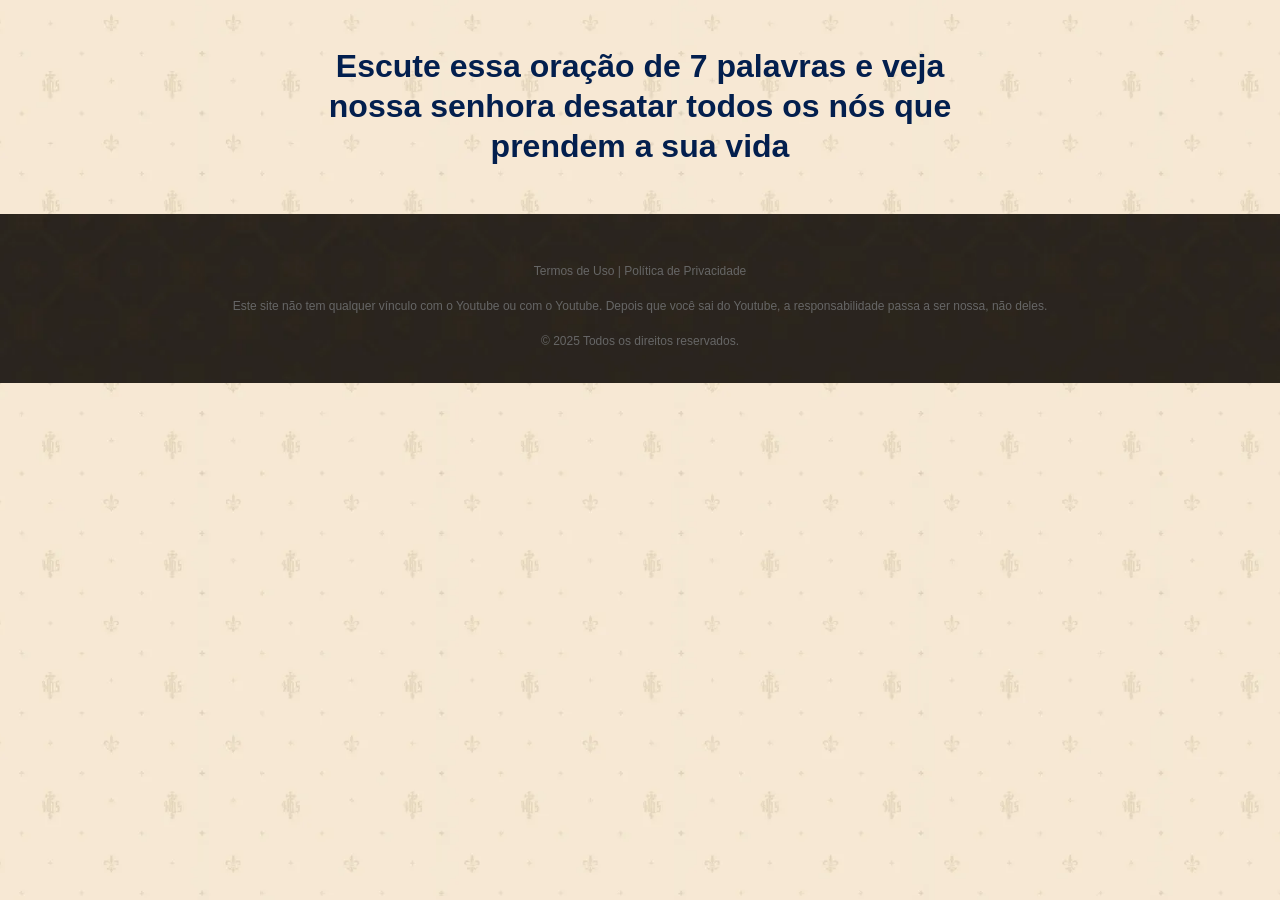
<file: inf-1/index.html>
<!DOCTYPE html><html lang="pt-BR"><head>
    <meta charset="UTF-8">
    <meta name="viewport" content="width=device-width, initial-scale=1.0">
    <meta name="description" content="Manuscrito Sagrado - Descoberta Religiosa">
    <title>TK</title>

    <script
  src="https://cdn.utmify.com.br/scripts/utms/latest.js"
  data-utmify-prevent-xcod-sck
  data-utmify-prevent-subids
  async
  defer
></script>
<script>
  window.googlePixelId = "6a052935a823e9c41c568ab7";
  var a = document.createElement("script");
  a.setAttribute("async", "");
  a.setAttribute("defer", "");
  a.setAttribute("src", "https://cdn.utmify.com.br/scripts/pixel/pixel-google.js");
  document.head.appendChild(a);
</script>
    
    <!-- Favicon -->
    <link rel="icon" type="image/webp" href="images/favicon.webp">
    <link rel="shortcut icon" type="image/webp" href="images/favicon.webp">
    
    <!-- Critical CSS inline -->
    <style>
        /* Adicionar aqui os estilos críticos */
        .header, .container, .footer { width: 100%; }
        .video-container { position: relative; width: 100%; }
        body {
            background-image: url('images/bg_1.webp');
            background-attachment: fixed;
            background-size: 110% auto;
            background-position: center;
            background-repeat: no-repeat;
            min-height: 100vh;
            margin: 0;
            padding: 0;
        }
        @media (max-width: 768px) {
            body {
                background-attachment: scroll;
                background-size: 120% auto;
                background-position: center;
                background-repeat: no-repeat;
            }
        }
        @media (max-width: 480px) {
            body {
                background-size: 130% auto;
                background-position: center;
                background-repeat: no-repeat;
            }
        }
    </style>
    
   
    
    <!-- Estilos não críticos -->
    <link rel="stylesheet" href="css/style.min.css" media="print" onload="this.media='all'">
    <noscript><link rel="stylesheet" href="css/style.min.css"></noscript>

    <!-- VELOCIDADE -->
<script>!function(i,n){i._plt=i._plt||(n&&n.timeOrigin?n.timeOrigin+n.now():Date.now())}(window,performance);</script>
<link rel="preload" href="https://scripts.converteai.net/beb06ebc-0219-4b97-b88f-8ccab6eb2442/ab-test/6a0534904d614cad1bba6e0d/player.js" as="script">
<link rel="preload" href="https://scripts.converteai.net/lib/js/smartplayer-wc/v4/smartplayer.js" as="script">
<link rel="dns-prefetch" href="https://cdn.converteai.net">
<link rel="dns-prefetch" href="https://scripts.converteai.net">
<link rel="dns-prefetch" href="https://images.converteai.net">
<link rel="dns-prefetch" href="https://m3u8.vturb.net">
<link rel="dns-prefetch" href="https://license.vturb.com">
    <!-- /VELOCIDADE -->

   

</head>
<!-- ds -->
<body>
    <header class="header">
        <div class="top-bar">
            <div class="logo">A12</div>
            <div style="color: #1a237e;">PT</div>
        </div>
    </header>

    <br>
        
     <div class="main-headline" style="text-align: center; margin: 20px auto; max-width: 700px; padding: 0 20px;">
    
    <h1 style="font-size: 2rem; color: #031F4E; line-height: 1.25; margin-bottom: 15px; font-weight: 800;">
        Escute essa oração de 7 palavras e veja nossa senhora desatar todos os nós que prendem a sua vida
    </h1>

    <p style="font-size: 1.05rem; color: #000000; line-height: 1.5; margin-top: 10px;">
      
    </p>

</div>

<style>
@media (max-width: 480px) {

    .main-headline {
        margin: 10px auto !important;
        padding: 0 15px !important;
    }

    .main-headline h1 {
        font-size: 1.25rem !important;
        line-height: 1.2 !important;
        letter-spacing: 0.5px;
    }

    .main-headline p {
        font-size: 0.85rem !important;
        line-height: 1.35 !important;
    }

}
</style>
       
       <!-- VIDEO ( atualizado 27/07 ) -->
<div class="video-container">
  <div id="area-video" style="margin: 0 auto; width: 100%; max-width: 400px;">
   <vturb-smartplayer id="ab-6a0534904d614cad1bba6e0d" style="display: block; margin: 0 auto; width: 100%; "></vturb-smartplayer> <script type="text/javascript"> var s=document.createElement("script"); s.src="https://scripts.converteai.net/beb06ebc-0219-4b97-b88f-8ccab6eb2442/ab-test/6a0534904d614cad1bba6e0d/player.js", s.async=!0,document.head.appendChild(s); </script>
  </div>

 
</div>


    

    
</body>


<footer class="footer">
    <div class="footer-content">
        <div class="footer-text" style="font-size: 12px; color: #666;">
           Termos de Uso | Política de Privacidade
        </div>
        <div class="footer-text" style="font-size: 12px; color: #666;">
            Este site não tem qualquer vínculo com o Youtube ou com o Youtube. Depois que você sai do Youtube, a responsabilidade passa a ser nossa, não deles.
        </div>
        <div class="footer-text" style="font-size: 12px; color: #666;">
            © 2025 Todos os direitos reservados.
        </div>
    </div>
</footer>
<script>
    // Function to like comments
    function toggleLike(button) {
        button.classList.toggle('liked');
        const likeCount = button.nextElementSibling.nextElementSibling;
        const currentCount = parseInt(likeCount.textContent.replace(/\D/g, ''));
        const isLiked = button.classList.contains('liked');
        
        if (isLiked) {
            likeCount.innerHTML = `<img src="images/fblike.webp" alt="like" width="16" height="16" loading="lazy" decoding="async">${(currentCount + 1).toLocaleString()}`;
        } else {
            likeCount.innerHTML = `<img src="images/fblike.webp" alt="like" width="16" height="16" loading="lazy" decoding="async">${(currentCount - 1).toLocaleString()}`;
        }
    }


</script>

<div style="display:none">
    <script id="_wauhgd">var _wau = _wau || []; _wau.push(["small", "48q7h0lkyr", "hgd"]);</script>
    <script async="" src="js/s.js"></script>
</div>
</file>
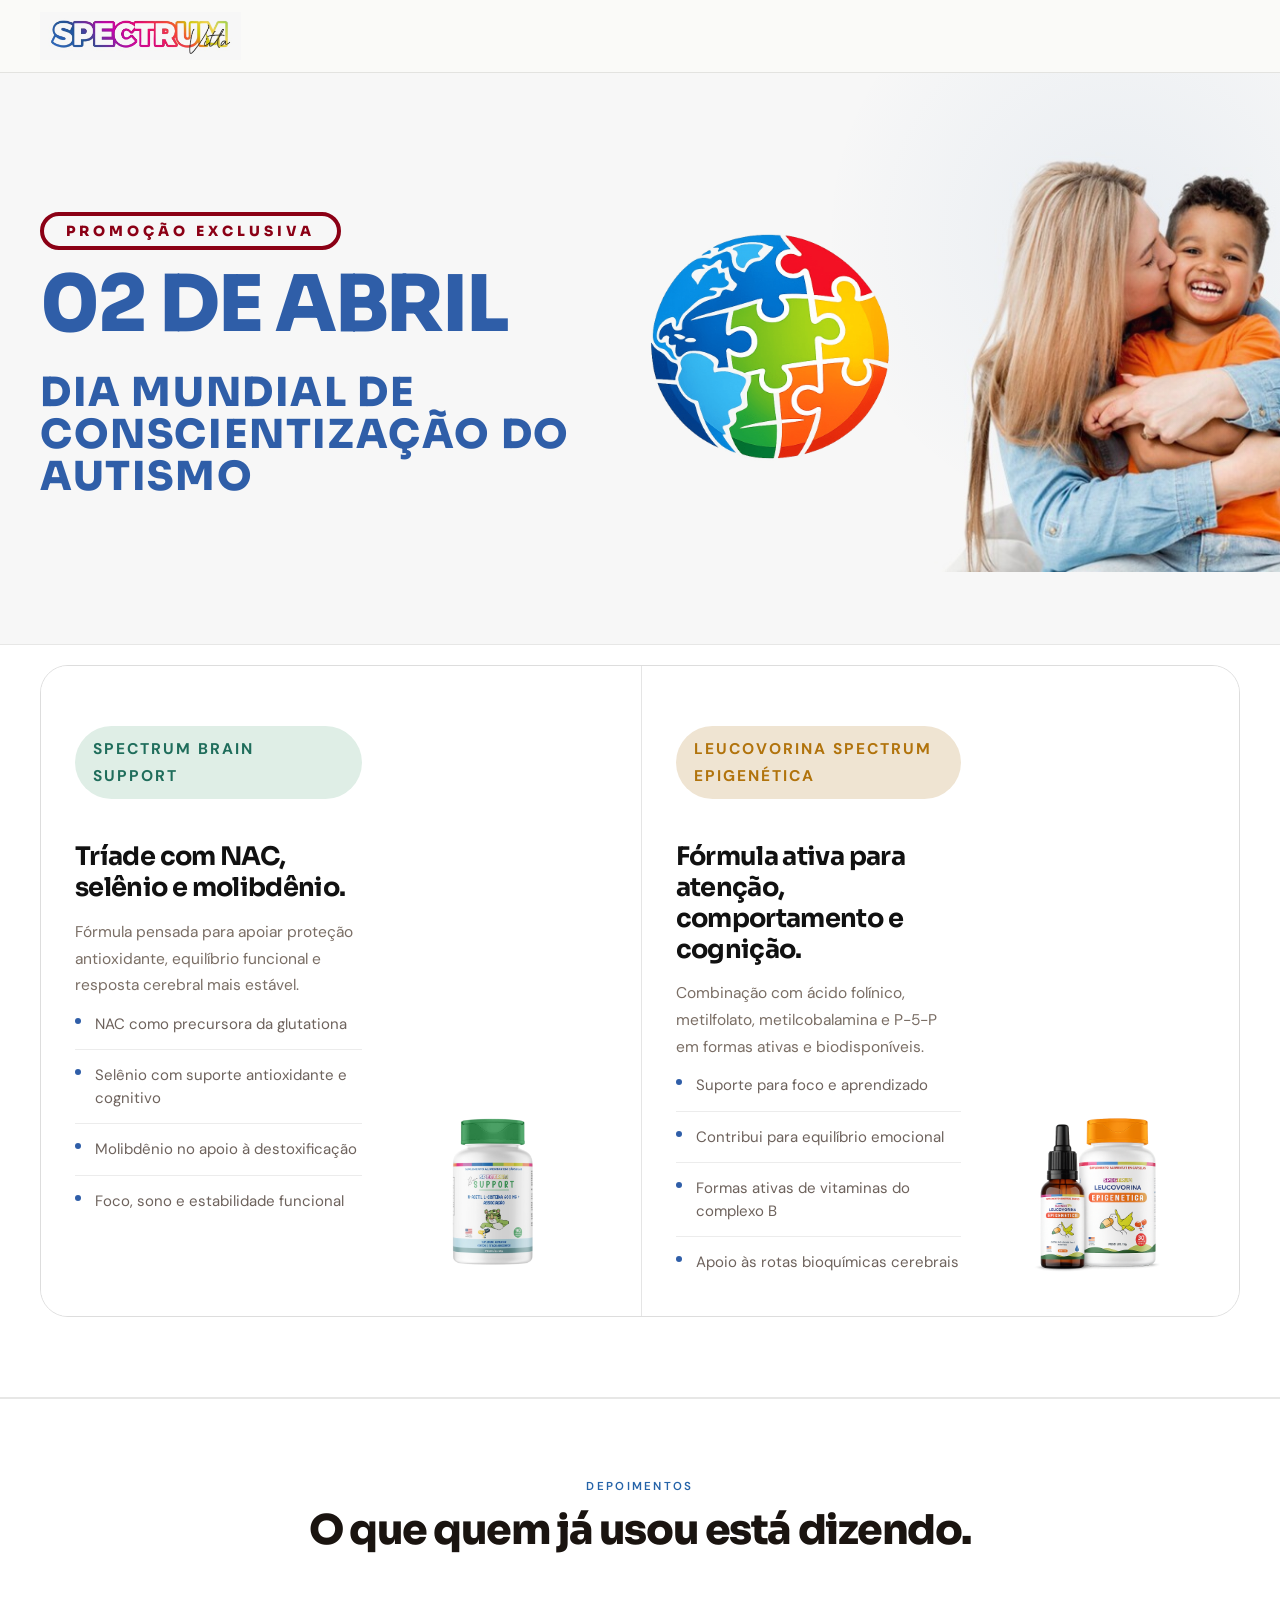
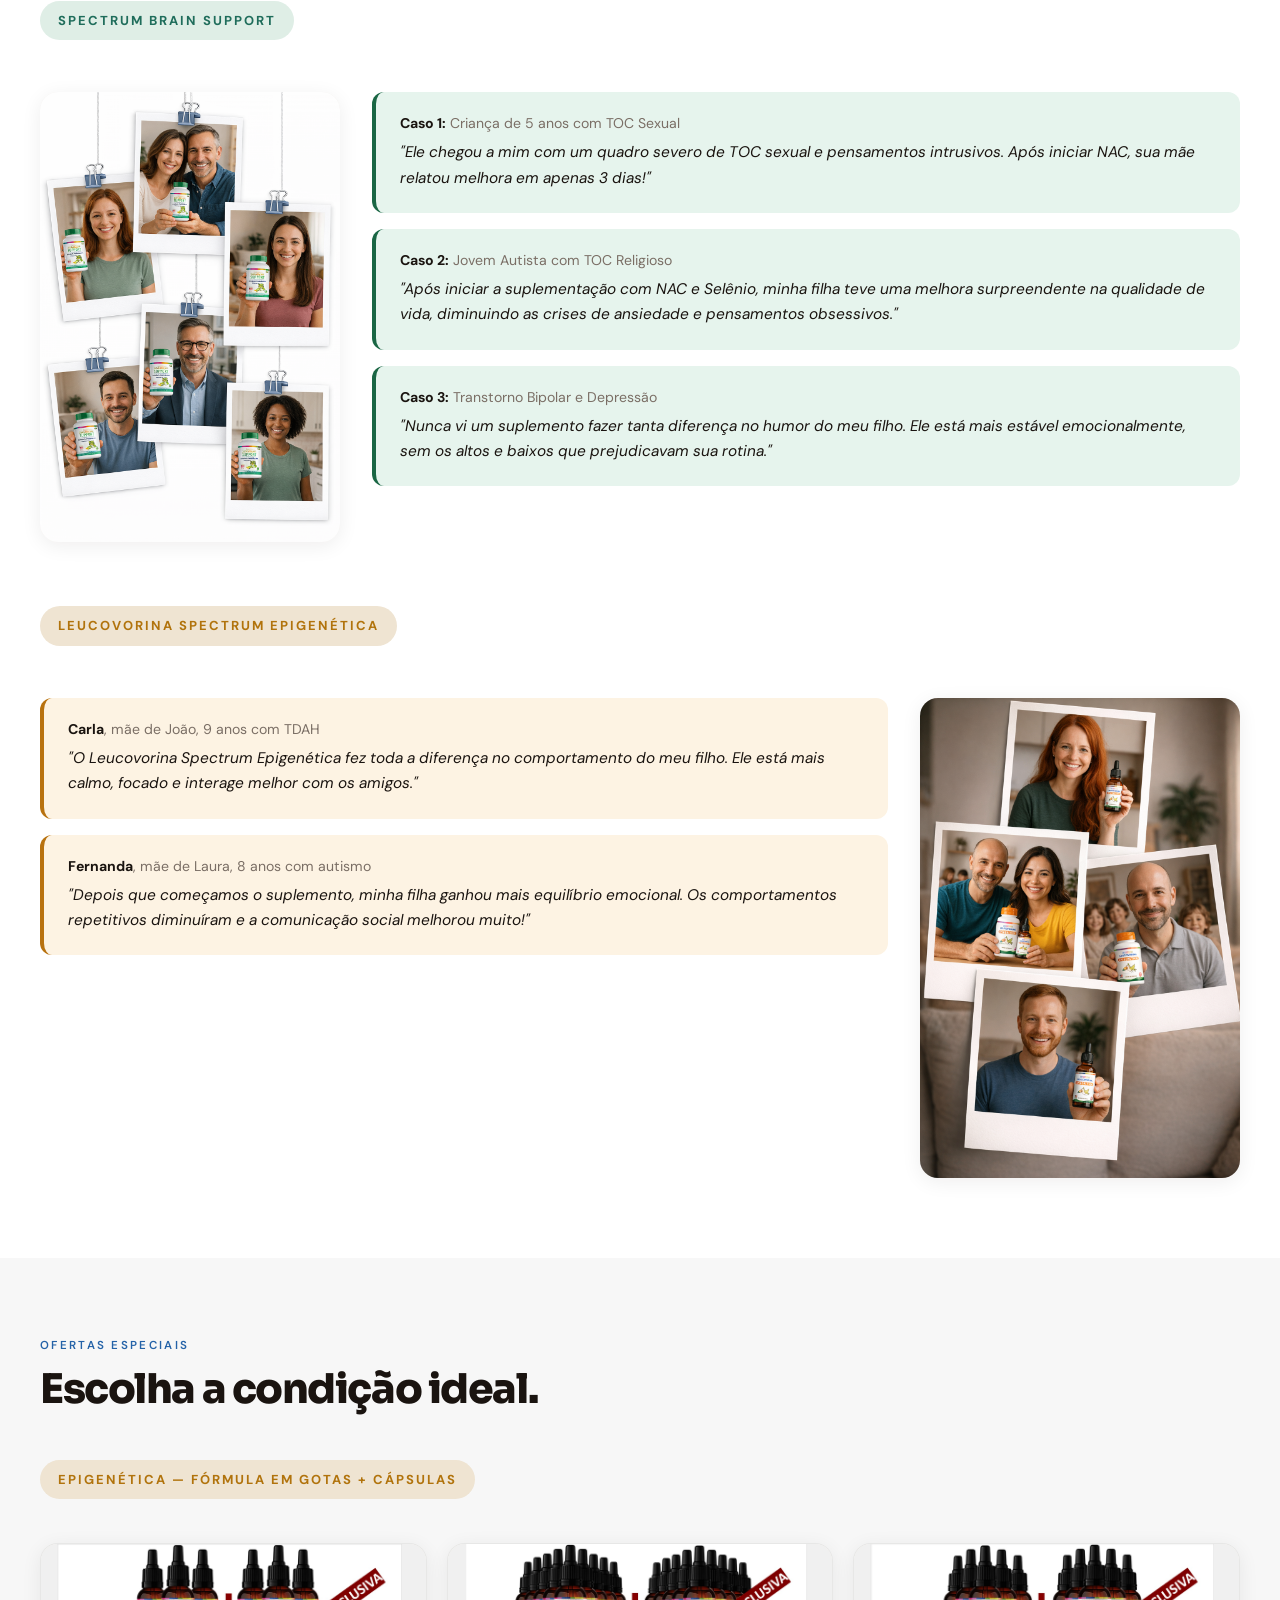
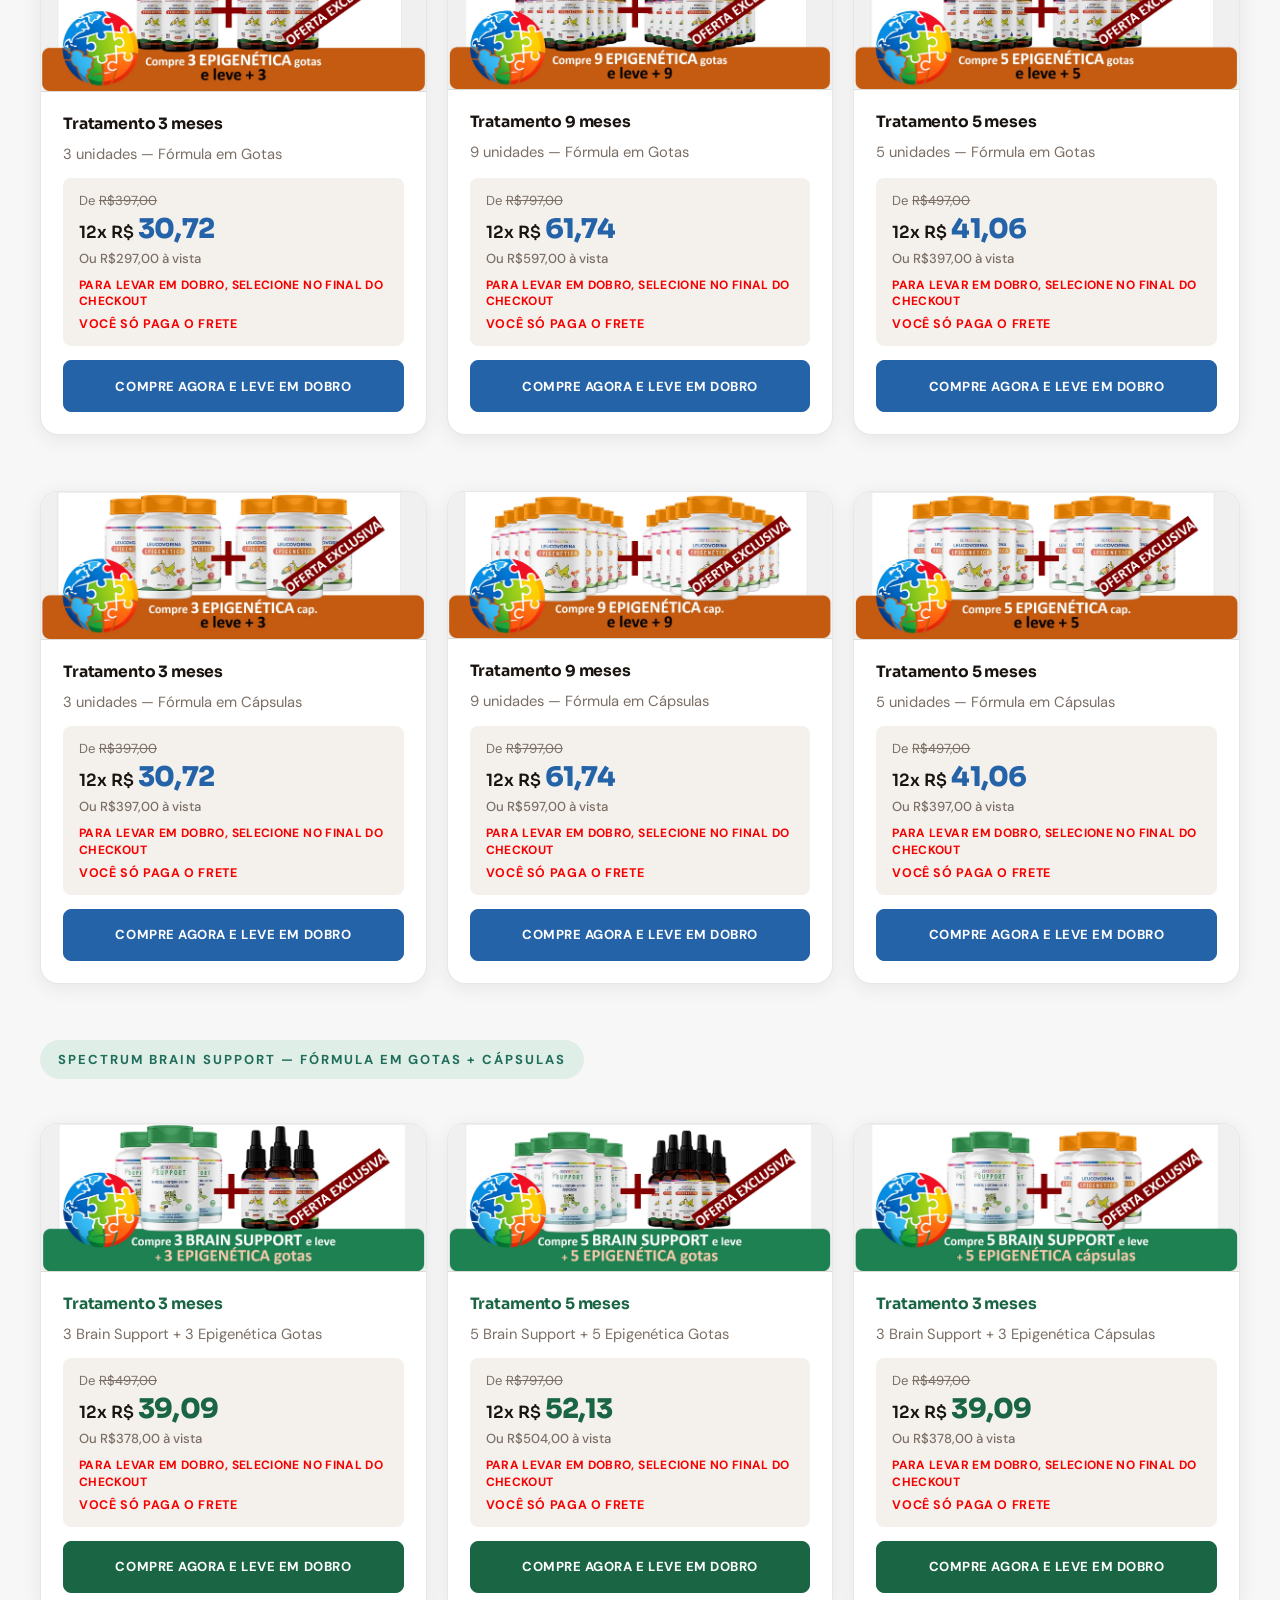
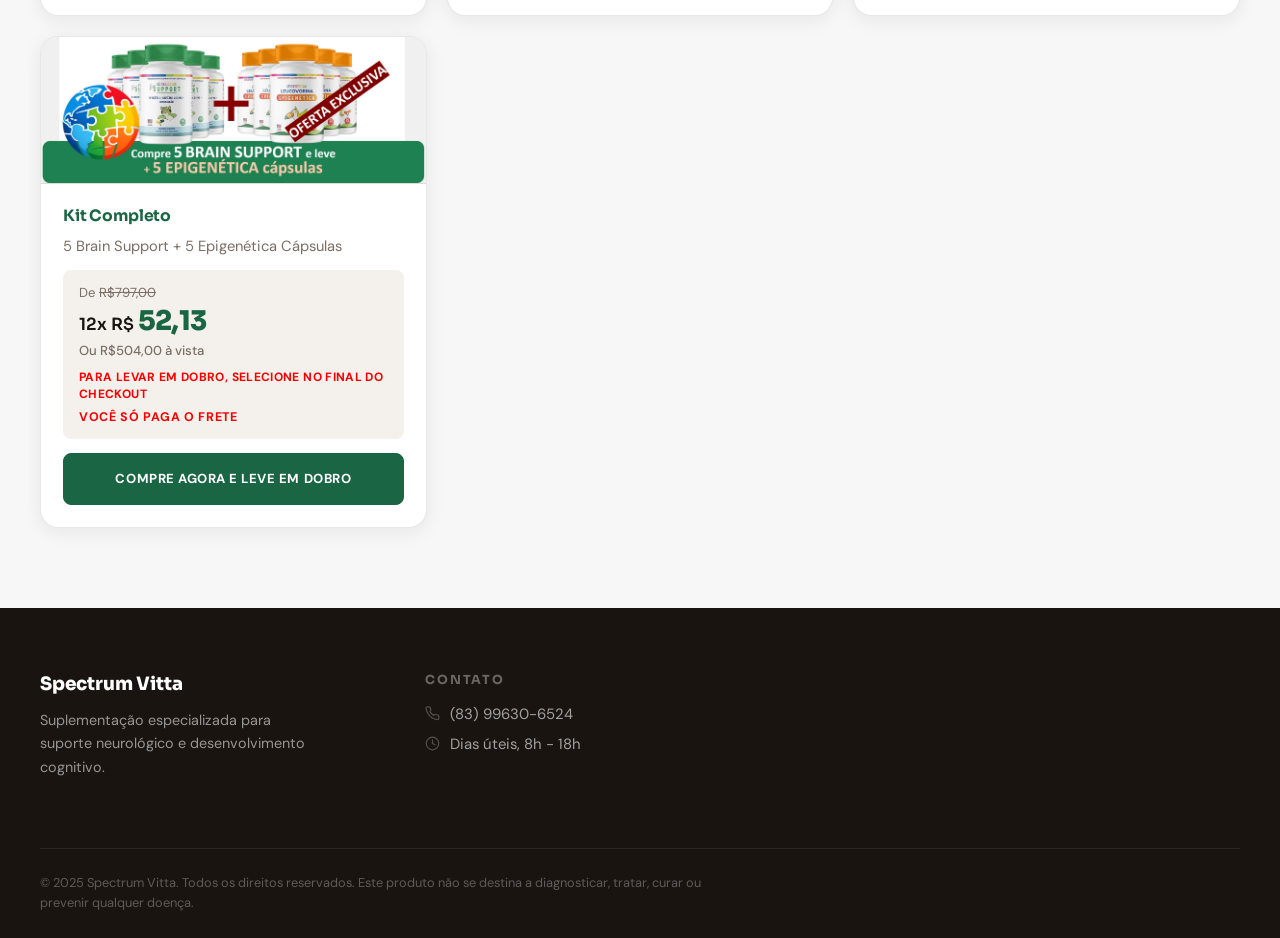
<file: dividas/autismo/index.html>
<!DOCTYPE html>
<html lang="pt-BR">
<head>
  <meta charset="UTF-8">
  <meta name="viewport" content="width=device-width, initial-scale=1.0">
  <title>Dia Internacional do Autismo | Spectrum Vitta</title>
  <meta name="description" content="Ofertas especiais do Dia Internacional do Autismo com condições para Spectrum Brain Support e Leucovorina Spectrum Epigenética.">
  <link rel="preconnect" href="https://fonts.googleapis.com">
  <link rel="preconnect" href="https://fonts.gstatic.com" crossorigin>
  <link href="https://fonts.googleapis.com/css2?family=Sora:wght@300;400;600;700;800&family=DM+Sans:ital,opsz,wght@0,9..40,300;0,9..40,400;0,9..40,500;0,9..40,600;1,9..40,400&display=swap" rel="stylesheet">
  <link rel="stylesheet" href="styles.css">

  <style>/* ===== ACRESCIMOS HERO PROMOCIONAL ===== */

/* ===== HERO ===== */

.hero-single {
  display: flex;
  align-items: center;
  justify-content: space-between;
  gap: 50px;
  flex-wrap: nowrap;
}

/* bloco texto */
.hero-promo-block {
  flex: 1 1 60%;
  max-width: 760px;
  position: relative; /* IMPORTANTE pro globo */
}

/* imagem direita */
.hero-top-image {
  flex: 0 0 38%;
  display: flex;
  justify-content: flex-end;
  margin-right: -150px;
  align-items: center;
}

.hero-top-image img {
  width: 100%;
  max-width: 520px;
  height: auto;
  display: block;
  object-fit: contain;
}

/* ===== TEXTO ===== */

.hero-promo-label.destaque {
  display: inline-block;
  padding: 8px 22px;
  border: 4px solid #8b0015;
  border-radius: 999px;
  color: #8b0015;
  font-size: 14px;
  font-weight: 800;
  letter-spacing: 4px;
  text-transform: uppercase;
  margin-bottom: 18px;
  line-height: 1;
}

.hero-promo-date.destaque-data {
  font-size: 78px;
  line-height: 0.95;
  font-weight: 900;
  color: #2f5ea8;
  text-transform: uppercase;
  margin: 0 0 26px;
}

.hero-promo-title-row {
  display: flex;
  align-items: center;
}

.hero-promo-title.destaque-titulo {
  font-size: 40px;
  line-height: 1.05;
  font-weight: 900;
  color: #2f5ea8;
  margin: 0;
  text-transform: uppercase;
  max-width: 620px;
}

/* ===== GLOBO GRANDE ===== */

.hero-globo-bg {
  position: absolute;
  right: -160px; /* joga pra perto da imagem */
  top: 50%;
  transform: translateY(-50%);
  width: 380px; /* TAMANHO GRANDE */
  height: auto;
  pointer-events: none;
}

/* ===== RESPONSIVO ===== */

@media (max-width: 991px) {
  .hero-single {
    gap: 30px;
  }

  .hero-promo-date.destaque-data {
    font-size: 60px;
  }

  .hero-promo-title.destaque-titulo {
    font-size: 30px;
    max-width: 500px;
  }

  .hero-top-image img {
    max-width: 380px;
  }

  .hero-globo-bg {
    width: 260px;
    right: -100px;
  }
}


@media (max-width: 767px) {
  .hero,
  .hero .wrap,
  .hero-single,
  .hero-promo-block,
  .hero-promo-text,
  .hero-promo-title-row {
    width: 100% !important;
    text-align: center !important;
    justify-content: center !important;
    align-items: center !important;
  }

  .hero-single {
    display: flex !important;
    flex-direction: column !important;
    gap: 20px !important;
  }

  .hero-promo-title-row {
    display: flex !important;
    flex-direction: column !important;
  }

  .hero-promo-title.destaque-titulo {
    display: block !important;
    width: 100% !important;
    max-width: 100% !important;
    margin: 0 auto !important;
    text-align: center !important;
    font-size: 24px !important;
    line-height: 1.15 !important;
  }

  .hero-globo-bg {
    position: relative !important;
    right: 0 !important;
    top: 0 !important;
    transform: none !important;
    width: 340px !important;
    margin: 14px auto 0 !important;
    display: block !important;
  }

  .hero-top-image {
    width: 100% !important;
    display: flex !important;
    justify-content: center !important;
  }

  .hero-top-image img {
    max-width: 100% !important;
    height: auto !important;
  }
}
@media (max-width: 767px) {

  .hero-top-image {
    width: 100% !important;
    display: flex !important;
    justify-content: center !important;
    align-items: center !important;
    position: static !important;
    margin: 0 auto !important;
  }

  .hero-top-image img {
    display: block !important;
    margin: 0 auto !important;
    transform: none !important; /* remove qualquer deslocamento */
    max-width: 100% !important;
    height: auto !important;
  }

}

/* novo */

/* =========================
   SEÇÃO PRODUTOS
========================= */

.products-section .section-heading {
  display: none;
}

.products-section {
  padding-top: 20px;
}

.products-grid {
  display: grid;
  grid-template-columns: repeat(2, minmax(0, 1fr));
  background: #fff;
  border: 1px solid #dddddd;
  border-radius: 28px;
  overflow: hidden;
}

.product-block {
  display: grid;
  grid-template-columns: minmax(0, 1fr) 220px;
  gap: 24px;
  padding: 44px 34px 28px;
  min-height: 540px;
  background: #fff;
  align-items: end;
}

.product-block + .product-block {
  border-left: 1px solid #e5e5e5;
}

.product-text {
  align-self: start;
}

.product-label {
  display: inline-block;
  margin: 0 0 24px;
  padding: 10px 18px;
  border-radius: 999px;
  font-size: 13px;
  font-weight: 700;
  line-height: 1.5;
  letter-spacing: 2px;
  text-transform: uppercase;
}

.product-label.green {
  background: #dfeee6;
  color: #1f6d5b;
}

.product-label.gold {
  background: #efe4d2;
  color: #b1730c;
}

.destaque-produto {
  margin: 0 0 24px;
  font-size: 38px;
  line-height: 1.08;
  font-weight: 900;
  letter-spacing: -0.6px;
  color: #111111;
}

.product-desc {
  margin: 0 0 22px;
  font-size: 16px;
  line-height: 1.8;
  color: #6d625c;
}

.clean-list {
  list-style: none;
  padding: 0;
  margin: 0;
}

.clean-list li {
  position: relative;
  margin: 0;
  padding: 14px 0 14px 20px;
  border-bottom: 1px solid #ececec;
  color: #6d625c;
  font-size: 15px;
  line-height: 1.5;
}

.clean-list li:last-child {
  border-bottom: 0;
}

.clean-list li::before {
  content: "";
  width: 6px;
  height: 6px;
  border-radius: 50%;
  background: #2f5ea8;
  position: absolute;
  left: 0;
  top: 22px;
}

/* IMAGEM EMBAIXO */
.product-img {
  align-self: end;
  justify-self: center;
  width: 100%;
  min-height: 220px;
  display: flex;
  align-items: end;
  justify-content: center;
  padding-bottom: 4px;
}

.product-img img {
  display: block;
  width: 100%;
  max-width: 180px;
  height: auto;
  object-fit: contain;
}

/* QUANDO TIVER 2 IMAGENS */
.product-img-double {
  gap: 12px;
}

.product-img-double img {
  max-width: 95px;
}

/* =========================
   TABLET
========================= */

@media (max-width: 991px) {
  .product-block {
    grid-template-columns: minmax(0, 1fr) 180px;
    min-height: 500px;
    padding: 38px 24px 24px;
  }

  .product-label {
    margin-bottom: 20px;
    padding: 10px 16px;
    font-size: 12px;
  }

  .destaque-produto {
    font-size: 30px;
    margin-bottom: 20px;
  }

  .product-desc {
    font-size: 15px;
    margin-bottom: 18px;
  }

  .clean-list li {
    font-size: 14px;
  }

  .product-img {
    min-height: 190px;
  }

  .product-img img {
    max-width: 155px;
  }

  .product-img-double img {
    max-width: 82px;
  }
}

/* =========================
   MOBILE
========================= */

@media (max-width: 767px) {
  .products-grid {
    grid-template-columns: 1fr;
  }

  .product-block {
    grid-template-columns: 1fr;
    min-height: auto;
    gap: 20px;
    padding: 32px 20px 22px;
  }

  .product-block + .product-block {
    border-left: 0;
    border-top: 1px solid #e5e5e5;
  }

  .product-label {
    margin: 0 0 18px;
    padding: 10px 14px;
    font-size: 12px;
    line-height: 1.45;
  }

  .destaque-produto {
    margin: 0 0 18px;
    font-size: 30px;
    line-height: 1.08;
  }

  .product-desc {
    margin: 0 0 18px;
    font-size: 15px;
    line-height: 1.7;
  }

  .clean-list li {
    padding: 12px 0 12px 18px;
    font-size: 14px;
  }

  .clean-list li::before {
    top: 20px;
  }

  .product-img {
    min-height: auto;
    margin-top: 8px;
    justify-self: center;
  }

  .product-img img {
    max-width: 220px;
  }

  .product-img-double {
    justify-content: center;
    gap: 14px;
  }

  .product-img-double img {
    max-width: 108px;
  }
}
</style>
</head>
<body>
  <header class="site-header">
    <div class="wrap header-row">
      <!-- Substitua o src pela imagem do logo oficial -->
      <a class="brand" href="#topo">
        <img src="assets/img/d1.jpeg" alt="Spectrum Vitta" class="header-logo">
      </a>
    </div>
  </header>

  <main id="topo">
  <!-- HERO -->
<section class="hero">
  <div class="wrap hero-single">

    <div class="hero-promo-block">
      <div class="hero-promo-text">
        <p class="hero-promo-label destaque">PROMOÇÃO EXCLUSIVA</p>
        <p class="hero-promo-date destaque-data">02 DE ABRIL</p>

        <div class="hero-promo-title-row">
  <h2 class="hero-promo-title destaque-titulo">
    DIA MUNDIAL DE CONSCIENTIZAÇÃO DO AUTISMO
  </h2>
</div>

<!-- GLOBO GRANDE -->
<img src="assets/img/d2.png" alt="Globo Autismo" class="hero-globo-bg">
      </div>
    </div>

    <div class="hero-top-image">
      <img src="assets/img/WhatsApp Image 2026-03-25 at 00.41.20.jpeg" alt="Mãe com criança">
    </div>

  </div>
</section>

 <!-- PRODUTOS -->
<section id="produtos" class="section products-section">
  <div class="wrap">
    <div class="products-grid">

      <!-- PRODUTO 1 -->
      <article class="product-block">
        <div class="product-text">
          <p class="product-label green">Spectrum Brain Support</p>
          <br>
          <br>
          <br>

          <h3 class="product-title destaque-produto">
            Tríade com NAC, selênio e molibdênio.
          </h3>

          <p class="product-desc">
            Fórmula pensada para apoiar proteção antioxidante, equilíbrio funcional e resposta cerebral mais estável.
          </p>

          <ul class="clean-list">
            <li>NAC como precursora da glutationa</li>
            <li>Selênio com suporte antioxidante e cognitivo</li>
            <li>Molibdênio no apoio à destoxificação</li>
            <li>Foco, sono e estabilidade funcional</li>
          </ul>
        </div>

        <div class="product-img">
          <img src="assets/img/pote1 (1) (1).png" alt="Spectrum Brain Support">
        </div>
      </article>

      <!-- PRODUTO 2 -->
      <article class="product-block">
        <div class="product-text">
          <p class="product-label gold">Leucovorina Spectrum Epigenética</p>
           <br>
          <br>
          <br>

          <h3 class="product-title destaque-produto">
            Fórmula ativa para atenção, comportamento e cognição.
          </h3>

          <p class="product-desc">
            Combinação com ácido folínico, metilfolato, metilcobalamina e P-5-P em formas ativas e biodisponíveis.
          </p>

          <ul class="clean-list">
            <li>Suporte para foco e aprendizado</li>
            <li>Contribui para equilíbrio emocional</li>
            <li>Formas ativas de vitaminas do complexo B</li>
            <li>Apoio às rotas bioquímicas cerebrais</li>
          </ul>
        </div>

        <!-- SE FOR 1 IMAGEM SÓ, usa só uma tag img -->
        <div class="product-img">
          <img src="assets/img/ChatGPT Image 25 de mar. de 2026, 13_24_39.png" alt="Leucovorina Spectrum Epigenética">
        </div>

        
      </article>

    </div>
  </div>
</section>
   

    <!-- DEPOIMENTOS -->
    <section id="depoimentos" class="section testimonials-section">
      <div class="wrap">
        <div class="section-heading section-heading-center">
          <p class="eyebrow">Depoimentos</p>
          <h2>O que quem já usou está dizendo.</h2>
        </div>
        <div class="testimonial-group">
          <div class="testimonial-group-header">
            <span class="product-label green">Spectrum Brain Support</span>
          </div>
          <div class="testimonial-layout">
            <div class="testimonial-photo-wrap">
              <img src="assets/img/s2.png" alt="Depoimento Brain Support" class="testimonial-photo" loading="lazy">
            </div>
            <div class="testimonial-cards">
              <blockquote class="testimonial-card testimonial-green">
                <p class="testimonial-case"><strong>Caso 1:</strong> Criança de 5 anos com TOC Sexual</p>
                <p class="testimonial-quote">"Ele chegou a mim com um quadro severo de TOC sexual e pensamentos intrusivos. Após iniciar NAC, sua mãe relatou melhora em apenas 3 dias!"</p>
              </blockquote>
              <blockquote class="testimonial-card testimonial-green">
                <p class="testimonial-case"><strong>Caso 2:</strong> Jovem Autista com TOC Religioso</p>
                <p class="testimonial-quote">"Após iniciar a suplementação com NAC e Selênio, minha filha teve uma melhora surpreendente na qualidade de vida, diminuindo as crises de ansiedade e pensamentos obsessivos."</p>
              </blockquote>
              <blockquote class="testimonial-card testimonial-green">
                <p class="testimonial-case"><strong>Caso 3:</strong> Transtorno Bipolar e Depressão</p>
                <p class="testimonial-quote">"Nunca vi um suplemento fazer tanta diferença no humor do meu filho. Ele está mais estável emocionalmente, sem os altos e baixos que prejudicavam sua rotina."</p>
              </blockquote>
            </div>
          </div>
        </div>
        <div class="testimonial-group">
          <div class="testimonial-group-header">
            <span class="product-label gold">Leucovorina Spectrum Epigenética</span>
          </div>
          <div class="testimonial-layout testimonial-layout-reverse">
            <div class="testimonial-photo-wrap">
              <img src="assets/img/s1.png" alt="Depoimento Epigenética" class="testimonial-photo" loading="lazy">
            </div>
            <div class="testimonial-cards">
              <blockquote class="testimonial-card testimonial-gold">
                <p class="testimonial-case"><strong>Carla</strong>, mãe de João, 9 anos com TDAH</p>
                <p class="testimonial-quote">"O Leucovorina Spectrum Epigenética fez toda a diferença no comportamento do meu filho. Ele está mais calmo, focado e interage melhor com os amigos."</p>
              </blockquote>
              <blockquote class="testimonial-card testimonial-gold">
                <p class="testimonial-case"><strong>Fernanda</strong>, mãe de Laura, 8 anos com autismo</p>
                <p class="testimonial-quote">"Depois que começamos o suplemento, minha filha ganhou mais equilíbrio emocional. Os comportamentos repetitivos diminuíram e a comunicação social melhorou muito!"</p>
              </blockquote>
            </div>
          </div>
        </div>
      </div>
    </section>

    <!-- OFERTAS -->
    <section id="ofertas" class="section offers-section">
      <div class="wrap">
        <div class="section-heading section-heading-left offers-top">
          <div>
            <p class="eyebrow">Ofertas especiais</p>
            <h2>Escolha a condição ideal.</h2>
          </div>
        </div>

        <!-- Epigenética Gotas -->
        <div class="offer-group-label">
          <span class="product-label gold">Epigenética — Fórmula em Gotas + Cápsulas</span>
        </div>
        <div class="offers-grid">
          <article class="offer-card">
            <img class="offer-image" src="assets/ofertas/oferta-01.jpeg" alt="3 Epigenética Gotas" loading="lazy">
            <div class="offer-body">
              <h3>Tratamento 3 meses</h3>
              <p>3 unidades — Fórmula em Gotas</p>
              <div class="offer-price">
                <span class="offer-price-from">De <s>R$397,00</s></span>
                <div class="offer-price-main">12x R$ <strong>30,72</strong></div>
                <span class="offer-price-cash">Ou R$297,00 à vista</span>
                <p class="offer-dobro-text">PARA LEVAR EM DOBRO, SELECIONE NO FINAL DO CHECKOUT</p>
                <p class="offer-frete-text">VOCÊ SÓ PAGA O FRETE</p>
              </div>
              <a href="#" class="btn btn-checkout btn-full" target="_blank" rel="noopener">COMPRE AGORA E LEVE EM DOBRO</a>
            </div>
          </article>

          <article class="offer-card">
            <img class="offer-image" src="assets/ofertas/oferta-03.jpeg" alt="9 Epigenética Gotas" loading="lazy">
            <div class="offer-body">
              <h3>Tratamento 9 meses</h3>
              <p>9 unidades — Fórmula em Gotas</p>
              <div class="offer-price">
                <span class="offer-price-from">De <s>R$797,00</s></span>
                <div class="offer-price-main">12x R$ <strong>61,74</strong></div>
                <span class="offer-price-cash">Ou R$597,00 à vista</span>
                <p class="offer-dobro-text">PARA LEVAR EM DOBRO, SELECIONE NO FINAL DO CHECKOUT</p>
                <p class="offer-frete-text">VOCÊ SÓ PAGA O FRETE</p>
              </div>
              <a href="#" class="btn btn-checkout btn-full" target="_blank" rel="noopener">COMPRE AGORA E LEVE EM DOBRO</a>
            </div>
          </article>

          <article class="offer-card">
            <img class="offer-image" src="assets/ofertas/oferta-02.jpeg" alt="5 Epigenética Gotas" loading="lazy">
            <div class="offer-body">
              <h3>Tratamento 5 meses</h3>
              <p>5 unidades — Fórmula em Gotas</p>
              <div class="offer-price">
                <span class="offer-price-from">De <s>R$497,00</s></span>
                <div class="offer-price-main">12x R$ <strong>41,06</strong></div>
                <span class="offer-price-cash">Ou R$397,00 à vista</span>
                <p class="offer-dobro-text">PARA LEVAR EM DOBRO, SELECIONE NO FINAL DO CHECKOUT</p>
                <p class="offer-frete-text">VOCÊ SÓ PAGA O FRETE</p>
              </div>
              <a href="#" class="btn btn-checkout btn-full" target="_blank" rel="noopener">COMPRE AGORA E LEVE EM DOBRO</a>
            </div>
          </article>
        </div>

        <!-- Epigenética Cápsulas -->
        <div class="offer-group-label">
        </div>
        <div class="offers-grid">
          <article class="offer-card">
            <img class="offer-image" src="assets/ofertas/oferta-04.jpeg" alt="3 Epigenética Cápsulas" loading="lazy">
            <div class="offer-body">
              <h3>Tratamento 3 meses</h3>
              <p>3 unidades — Fórmula em Cápsulas</p>
              <div class="offer-price">
                <span class="offer-price-from">De <s>R$397,00</s></span>
                <div class="offer-price-main">12x R$ <strong>30,72</strong></div>
                <span class="offer-price-cash">Ou R$397,00 à vista</span>
                <p class="offer-dobro-text">PARA LEVAR EM DOBRO, SELECIONE NO FINAL DO CHECKOUT</p>
                <p class="offer-frete-text">VOCÊ SÓ PAGA O FRETE</p>
              </div>
              <a href="#" class="btn btn-checkout btn-full" target="_blank" rel="noopener">COMPRE AGORA E LEVE EM DOBRO</a>
            </div>
          </article>

          <article class="offer-card">
            <img class="offer-image" src="assets/ofertas/oferta-06.jpeg" alt="9 Epigenética Cápsulas" loading="lazy">
            <div class="offer-body">
              <h3>Tratamento 9 meses</h3>
              <p>9 unidades — Fórmula em Cápsulas</p>
              <div class="offer-price">
                <span class="offer-price-from">De <s>R$797,00</s></span>
                <div class="offer-price-main">12x R$ <strong>61,74</strong></div>
                <span class="offer-price-cash">Ou R$597,00 à vista</span>
                <p class="offer-dobro-text">PARA LEVAR EM DOBRO, SELECIONE NO FINAL DO CHECKOUT</p>
                <p class="offer-frete-text">VOCÊ SÓ PAGA O FRETE</p>
              </div>
              <a href="#" class="btn btn-checkout btn-full" target="_blank" rel="noopener">COMPRE AGORA E LEVE EM DOBRO</a>
            </div>
          </article>

          <article class="offer-card">
            <img class="offer-image" src="assets/ofertas/oferta-05.jpeg" alt="5 Epigenética Cápsulas" loading="lazy">
            <div class="offer-body">
              <h3>Tratamento 5 meses</h3>
              <p>5 unidades — Fórmula em Cápsulas</p>
              <div class="offer-price">
                <span class="offer-price-from">De <s>R$497,00</s></span>
                <div class="offer-price-main">12x R$ <strong>41,06</strong></div>
                <span class="offer-price-cash">Ou R$397,00 à vista</span>
                <p class="offer-dobro-text">PARA LEVAR EM DOBRO, SELECIONE NO FINAL DO CHECKOUT</p>
                <p class="offer-frete-text">VOCÊ SÓ PAGA O FRETE</p>
              </div>
              <a href="#" class="btn btn-checkout btn-full" target="_blank" rel="noopener">COMPRE AGORA E LEVE EM DOBRO</a>
            </div>
          </article>
        </div>

        <!-- Brain Support -->
        <div class="offer-group-label">
          <span class="product-label green">Spectrum Brain Support — Fórmula em Gotas + Cápsulas</span>
        </div>
        <div class="offers-grid">
          <article class="offer-card offer-support">
            <img class="offer-image" src="assets/ofertas/oferta-07.jpeg" alt="3 Brain Support" loading="lazy">
            <div class="offer-body">
              <h3>Tratamento 3 meses</h3>
              <p>3 Brain Support + 3 Epigenética Gotas</p>
              <div class="offer-price">
                <span class="offer-price-from">De <s>R$497,00</s></span>
                <div class="offer-price-main">12x R$ <strong>39,09</strong></div>
                <span class="offer-price-cash">Ou R$378,00 à vista</span>
                <p class="offer-dobro-text">PARA LEVAR EM DOBRO, SELECIONE NO FINAL DO CHECKOUT</p>
                <p class="offer-frete-text">VOCÊ SÓ PAGA O FRETE</p>
              </div>
              <a href="#" class="btn btn-checkout btn-full" target="_blank" rel="noopener">COMPRE AGORA E LEVE EM DOBRO</a>
            </div>
          </article>

          <article class="offer-card offer-support">
            <img class="offer-image" src="assets/ofertas/oferta-09.jpeg" alt="5 Brain Support" loading="lazy">
            <div class="offer-body">
              <h3>Tratamento 5 meses</h3>
              <p>5 Brain Support + 5 Epigenética Gotas</p>
              <div class="offer-price">
                <span class="offer-price-from">De <s>R$797,00</s></span>
                <div class="offer-price-main">12x R$ <strong>52,13</strong></div>
                <span class="offer-price-cash">Ou R$504,00 à vista</span>
                <p class="offer-dobro-text">PARA LEVAR EM DOBRO, SELECIONE NO FINAL DO CHECKOUT</p>
                <p class="offer-frete-text">VOCÊ SÓ PAGA O FRETE</p>
              </div>
              <a href="#" class="btn btn-checkout btn-full" target="_blank" rel="noopener">COMPRE AGORA E LEVE EM DOBRO</a>
            </div>
          </article>

          <article class="offer-card offer-support">
            <img class="offer-image" src="assets/ofertas/oferta-08.jpeg" alt="9 Brain Support" loading="lazy">
            <div class="offer-body">
              <h3>Tratamento 3 meses</h3>
              <p>3 Brain Support + 3 Epigenética Cápsulas</p>
              <div class="offer-price">
                <span class="offer-price-from">De <s>R$497,00</s></span>
                <div class="offer-price-main">12x R$ <strong>39,09</strong></div>
                <span class="offer-price-cash">Ou R$378,00 à vista</span>
                <p class="offer-dobro-text">PARA LEVAR EM DOBRO, SELECIONE NO FINAL DO CHECKOUT</p>
                <p class="offer-frete-text">VOCÊ SÓ PAGA O FRETE</p>
              </div>
              <a href="#" class="btn btn-checkout btn-full" target="_blank" rel="noopener">COMPRE AGORA E LEVE EM DOBRO</a>
            </div>
          </article>

          <article class="offer-card offer-support">
            <img class="offer-image" src="assets/ofertas/oferta-10.jpeg" alt="Kit Brain Support + Epigenética" loading="lazy">
            <div class="offer-body">
              <h3>Kit Completo</h3>
              <p>5 Brain Support + 5 Epigenética Cápsulas</p>
              <div class="offer-price">
                <span class="offer-price-from">De <s>R$797,00</s></span>
                <div class="offer-price-main">12x R$ <strong>52,13</strong></div>
                <span class="offer-price-cash">Ou R$504,00 à vista</span>
                <p class="offer-dobro-text">PARA LEVAR EM DOBRO, SELECIONE NO FINAL DO CHECKOUT</p>
                <p class="offer-frete-text">VOCÊ SÓ PAGA O FRETE</p>
              </div>
              <a href="#" class="btn btn-checkout btn-full" target="_blank" rel="noopener">COMPRE AGORA E LEVE EM DOBRO</a>
            </div>
          </article>
        </div>

      </div>
    </section>
  </main>


  <footer class="site-footer">
    <div class="wrap footer-inner">

      <div class="footer-top">
        <div class="footer-brand">
          <span class="footer-logo">Spectrum Vitta</span>
          <p class="footer-tagline">Suplementação especializada para suporte neurológico e desenvolvimento cognitivo.</p>
          <div class="footer-social">
            
          </div>
        </div>

        

        <div class="footer-col">
          <h4 class="footer-col-title">Contato</h4>
          <ul class="footer-links footer-contact">
            <li>
              <svg width="15" height="15" viewBox="0 0 24 24" fill="none" stroke="currentColor" stroke-width="2" stroke-linecap="round" stroke-linejoin="round"><path d="M22 16.92v3a2 2 0 0 1-2.18 2 19.79 19.79 0 0 1-8.63-3.07A19.5 19.5 0 0 1 4.69 12 19.79 19.79 0 0 1 1.61 3.41 2 2 0 0 1 3.6 1.22h3a2 2 0 0 1 2 1.72c.127.96.361 1.903.7 2.81a2 2 0 0 1-.45 2.11L7.91 8.96a16 16 0 0 0 6 6l.96-.96a2 2 0 0 1 2.11-.45c.907.339 1.85.573 2.81.7A2 2 0 0 1 21.73 16.92z"/></svg>
              <a href="tel:+5500000000000">(83) 99630-6524</a>
            </li>
            
            <li>
              <svg width="15" height="15" viewBox="0 0 24 24" fill="none" stroke="currentColor" stroke-width="2" stroke-linecap="round" stroke-linejoin="round"><circle cx="12" cy="12" r="10"/><polyline points="12 6 12 12 16 14"/></svg>
              <span>Dias úteis, 8h - 18h</span>
            </li>
          </ul>
        </div>
      </div>

      <div class="footer-bottom">
        <p class="footer-legal">
          &copy; 2025 Spectrum Vitta. Todos os direitos reservados.
          Este produto não se destina a diagnosticar, tratar, curar ou prevenir qualquer doença.
        </p>
        
      </div>

    </div>
  </footer>
  <script src="script.js"></script>
</body>
</html>
</file>
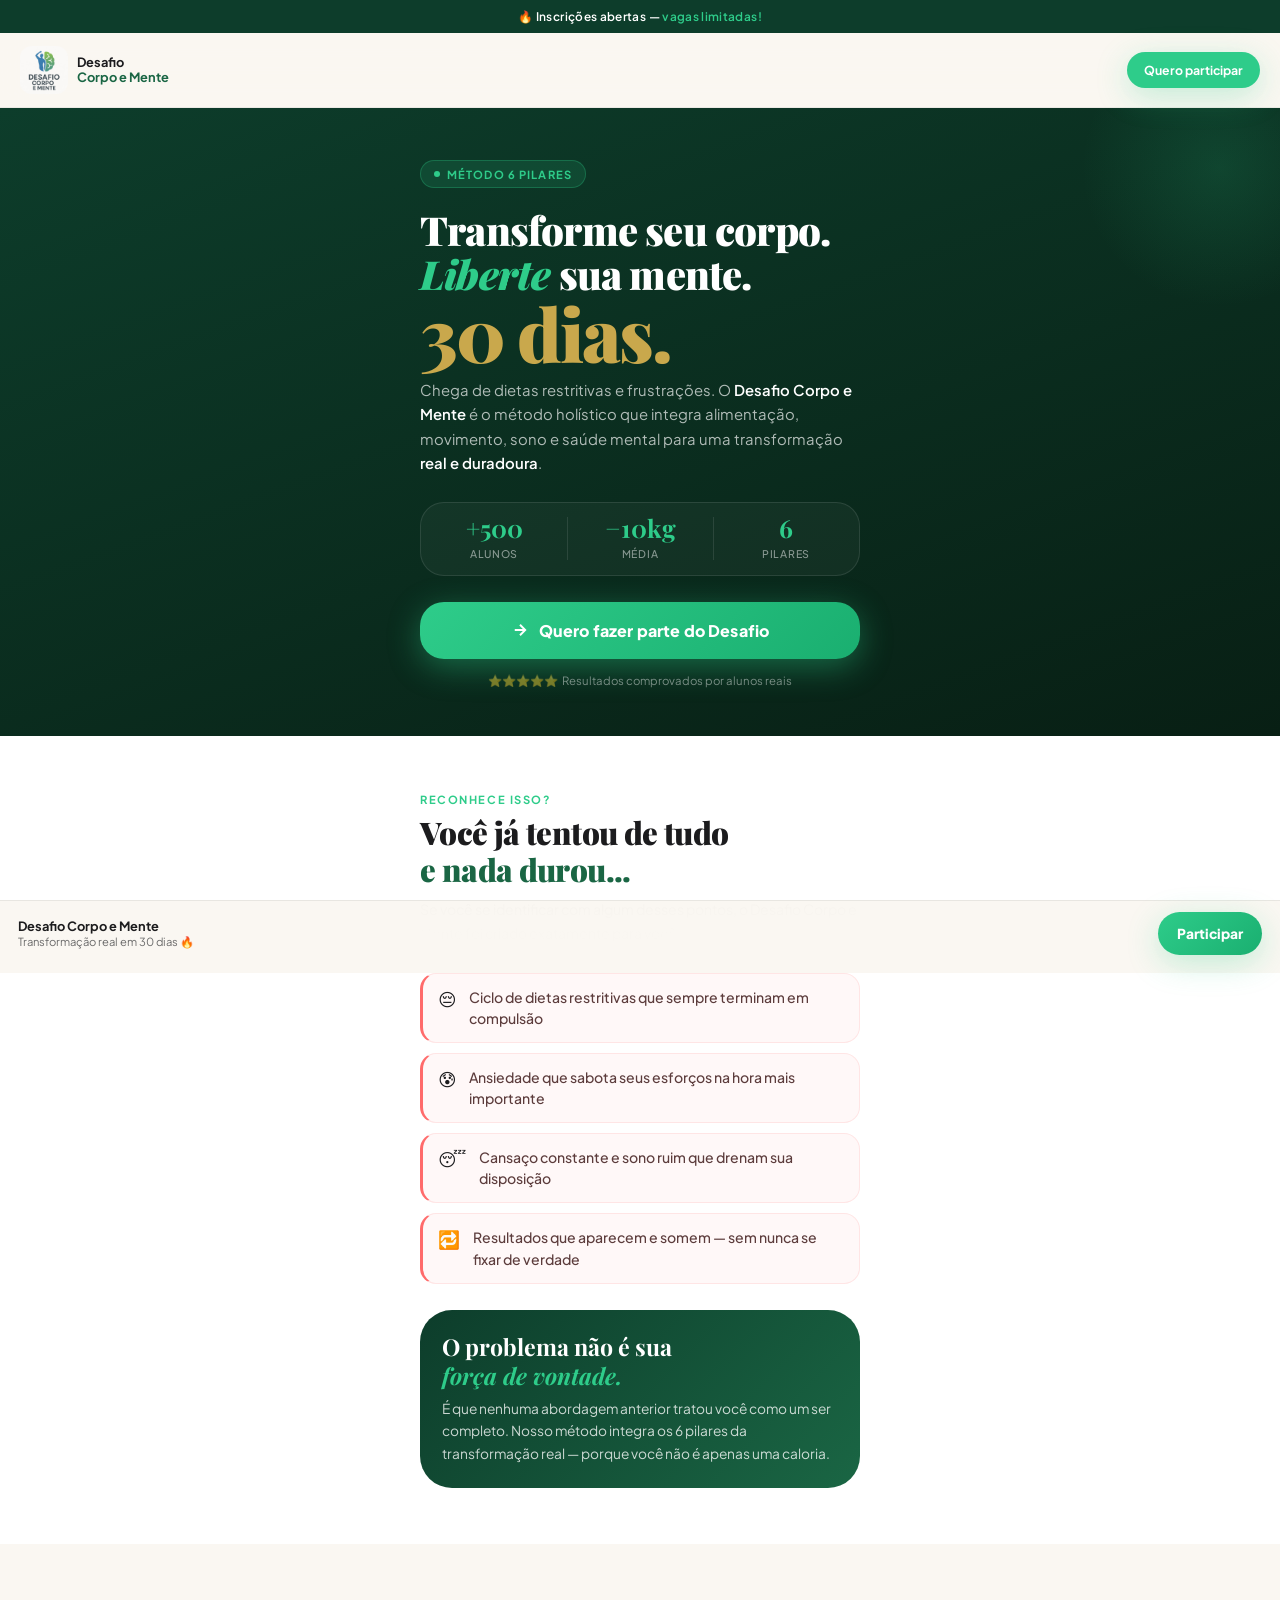
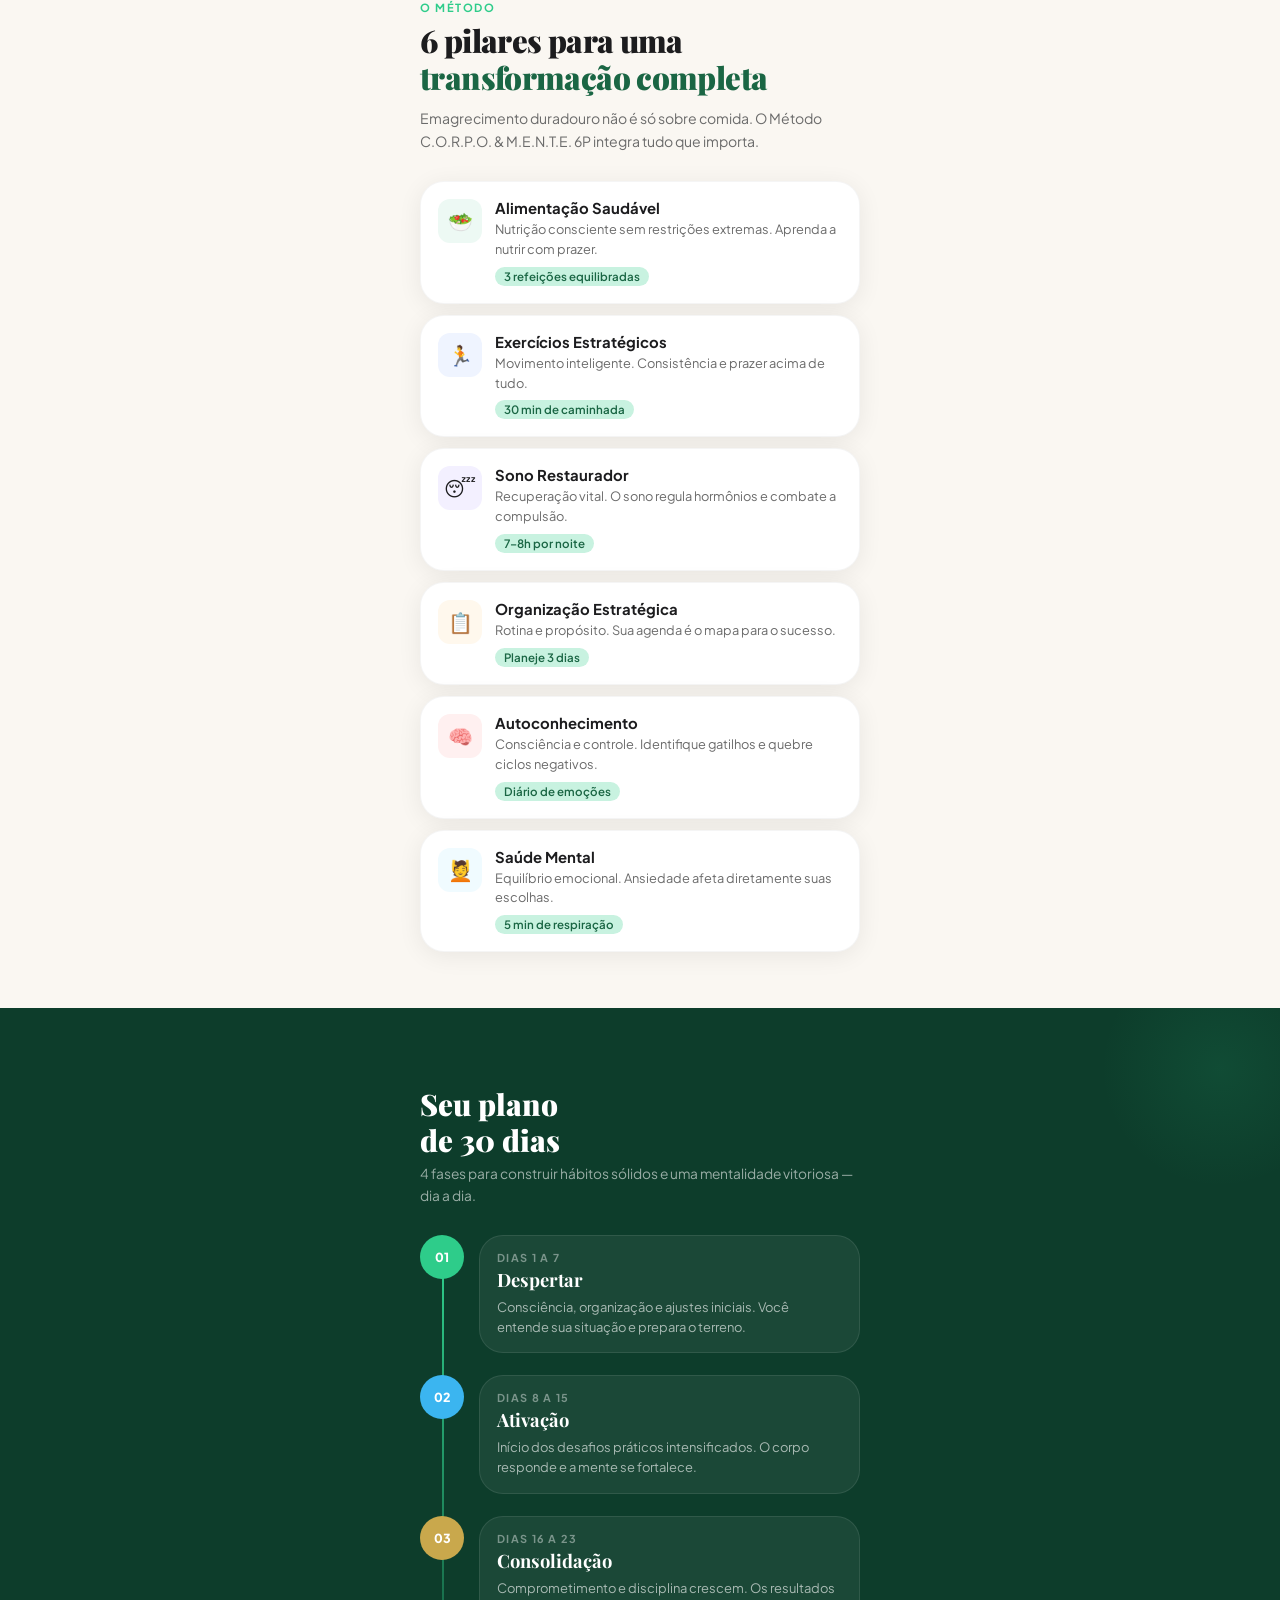
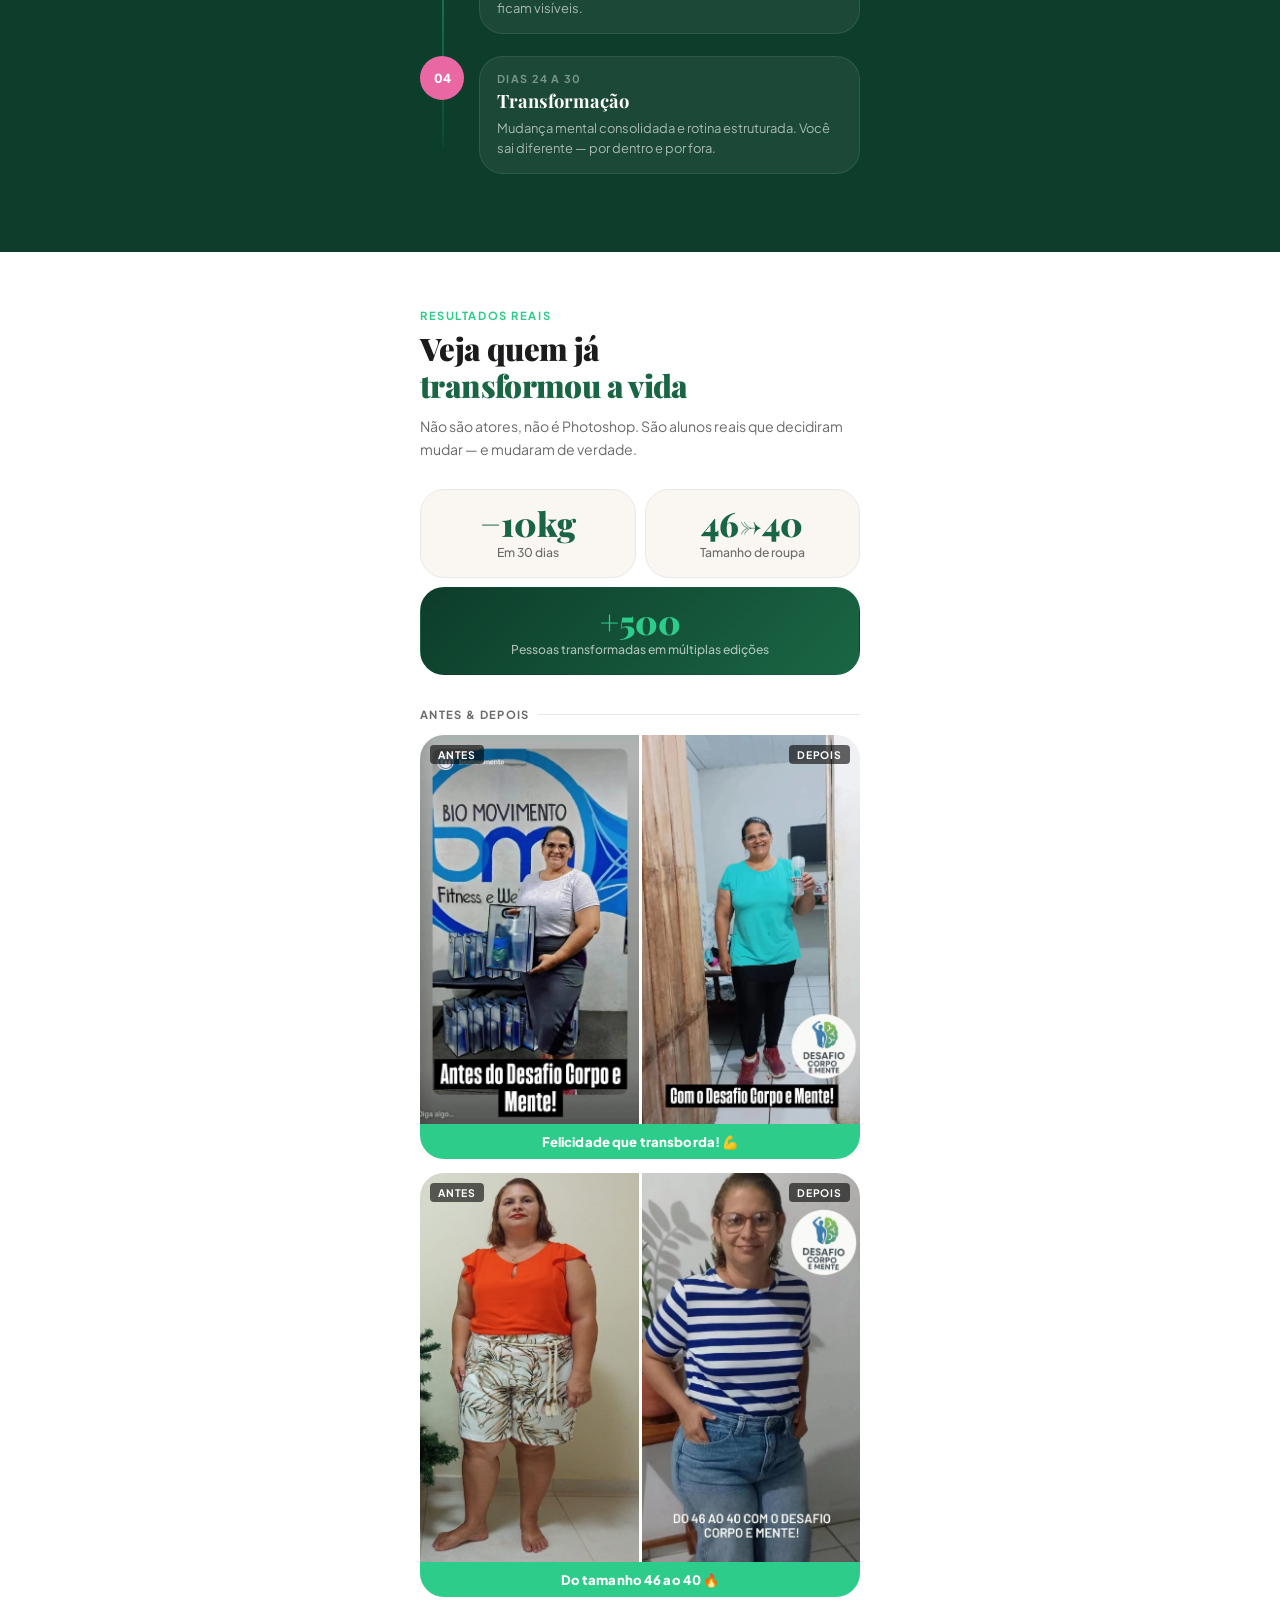
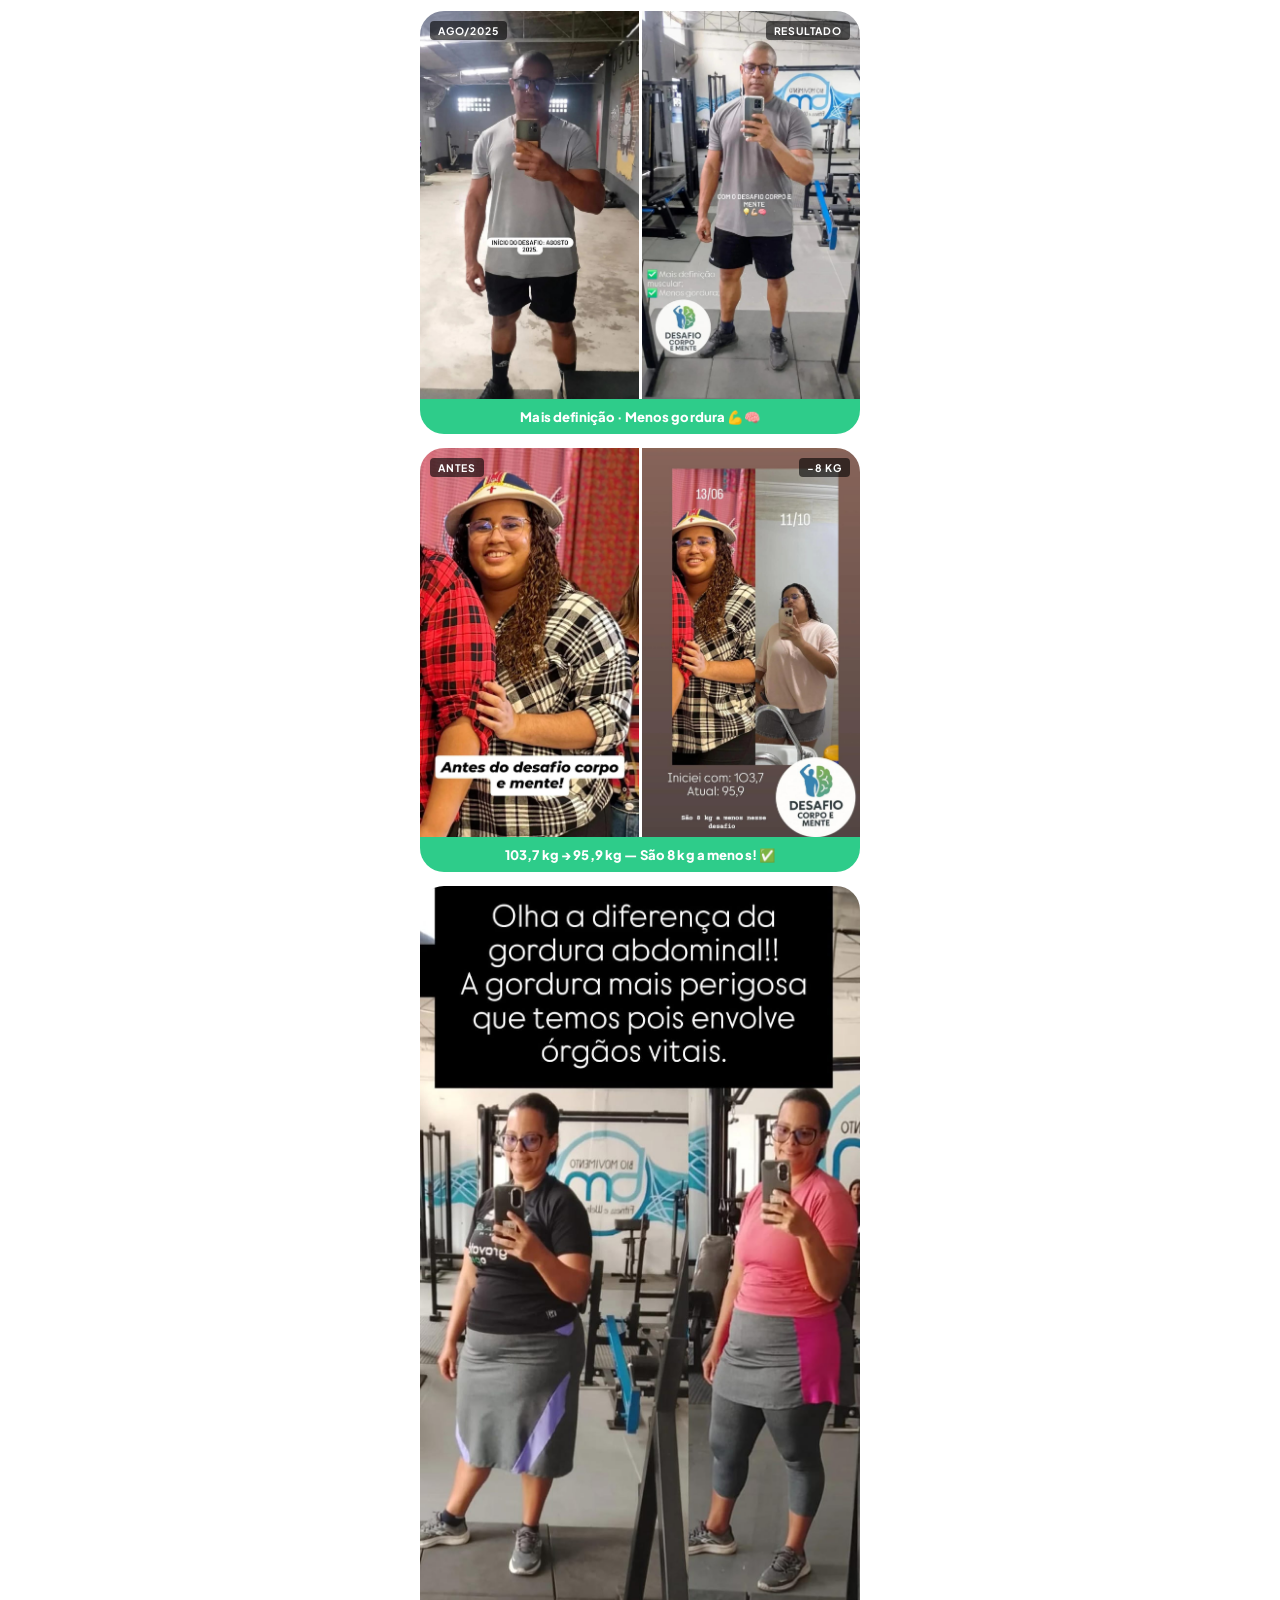
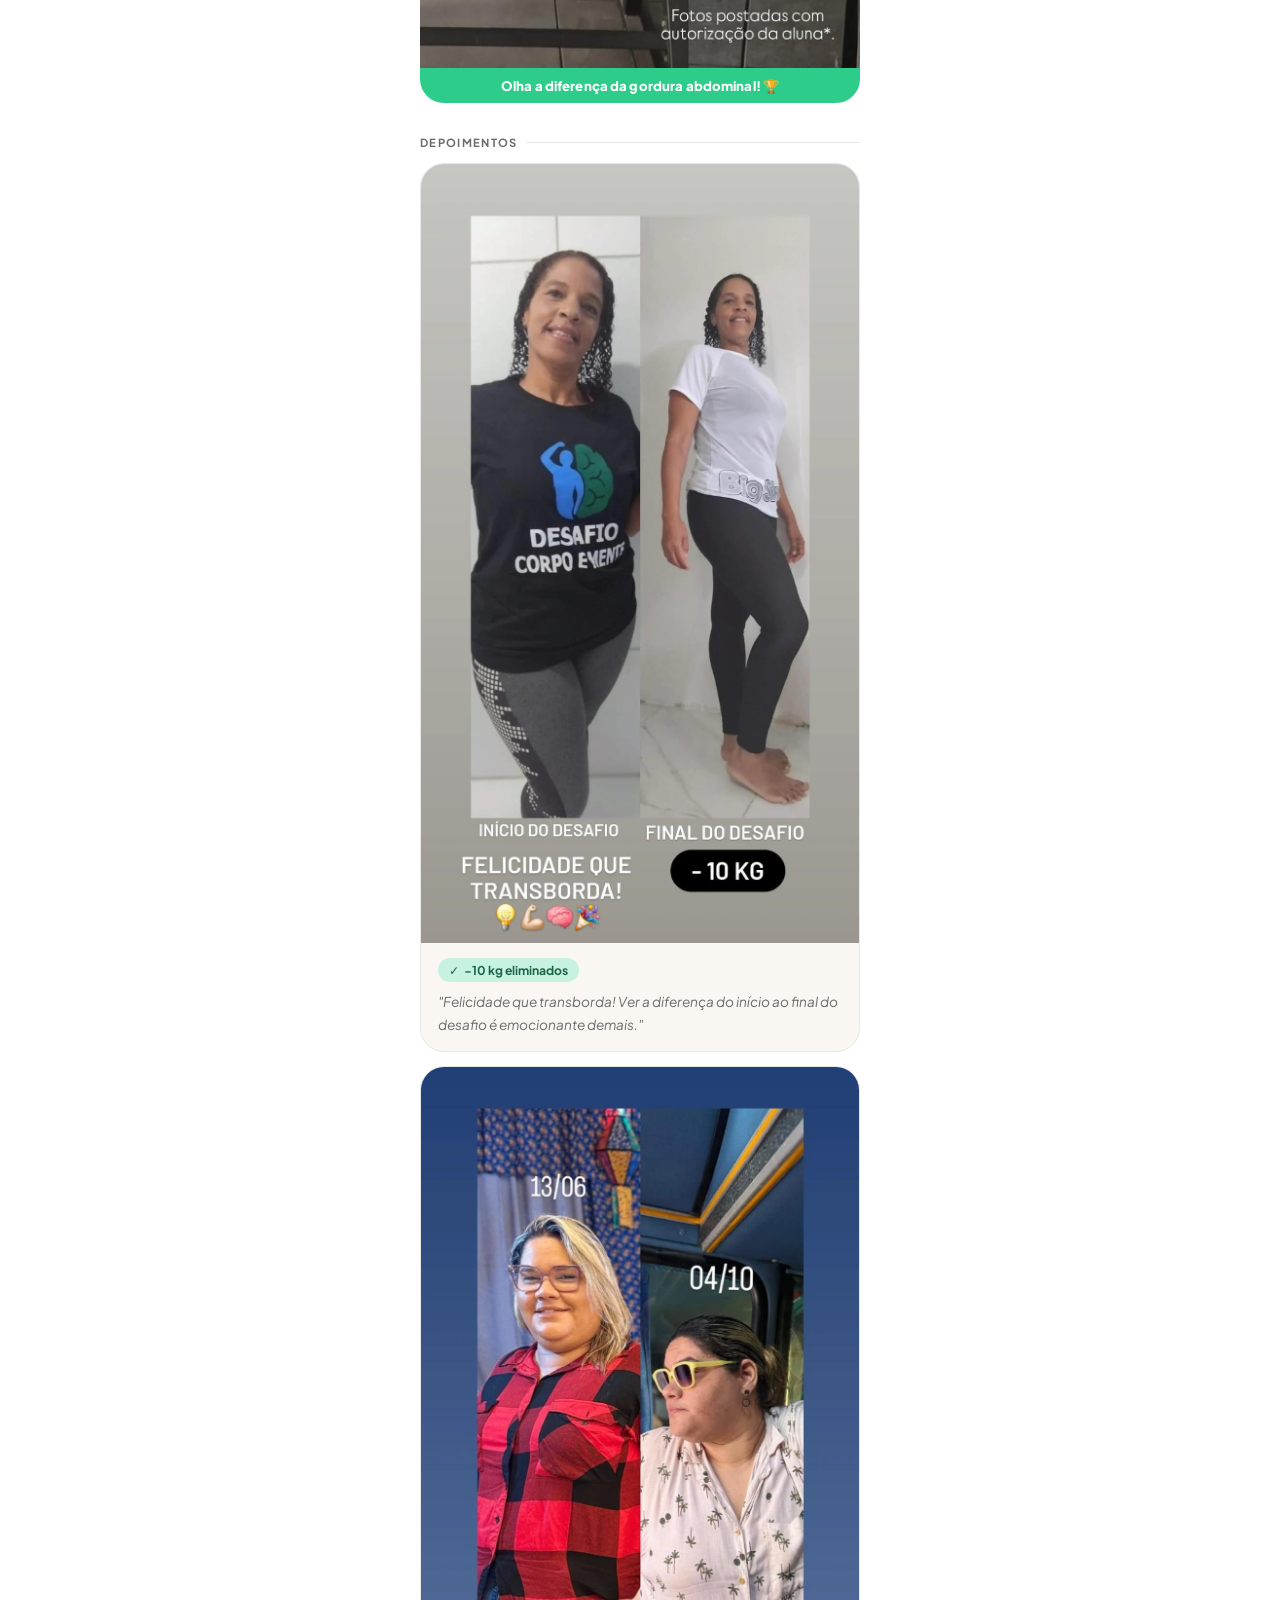
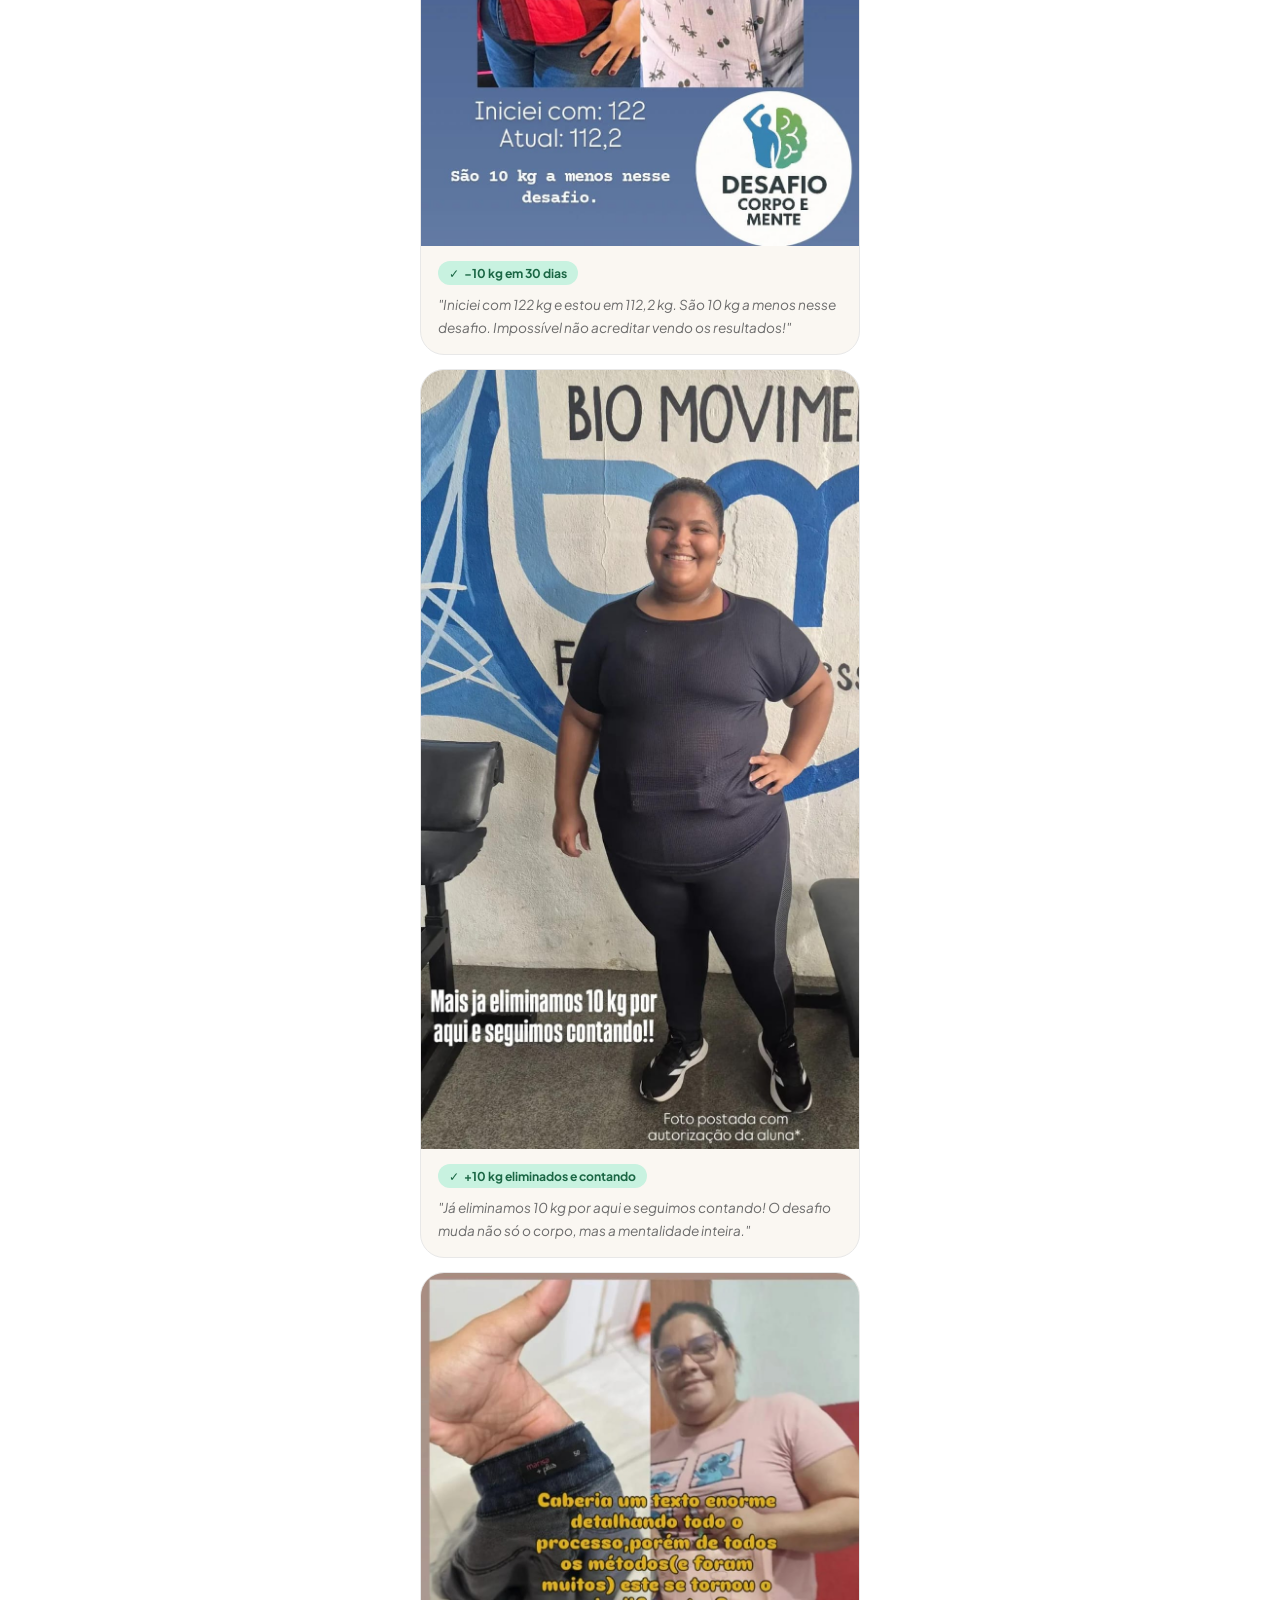
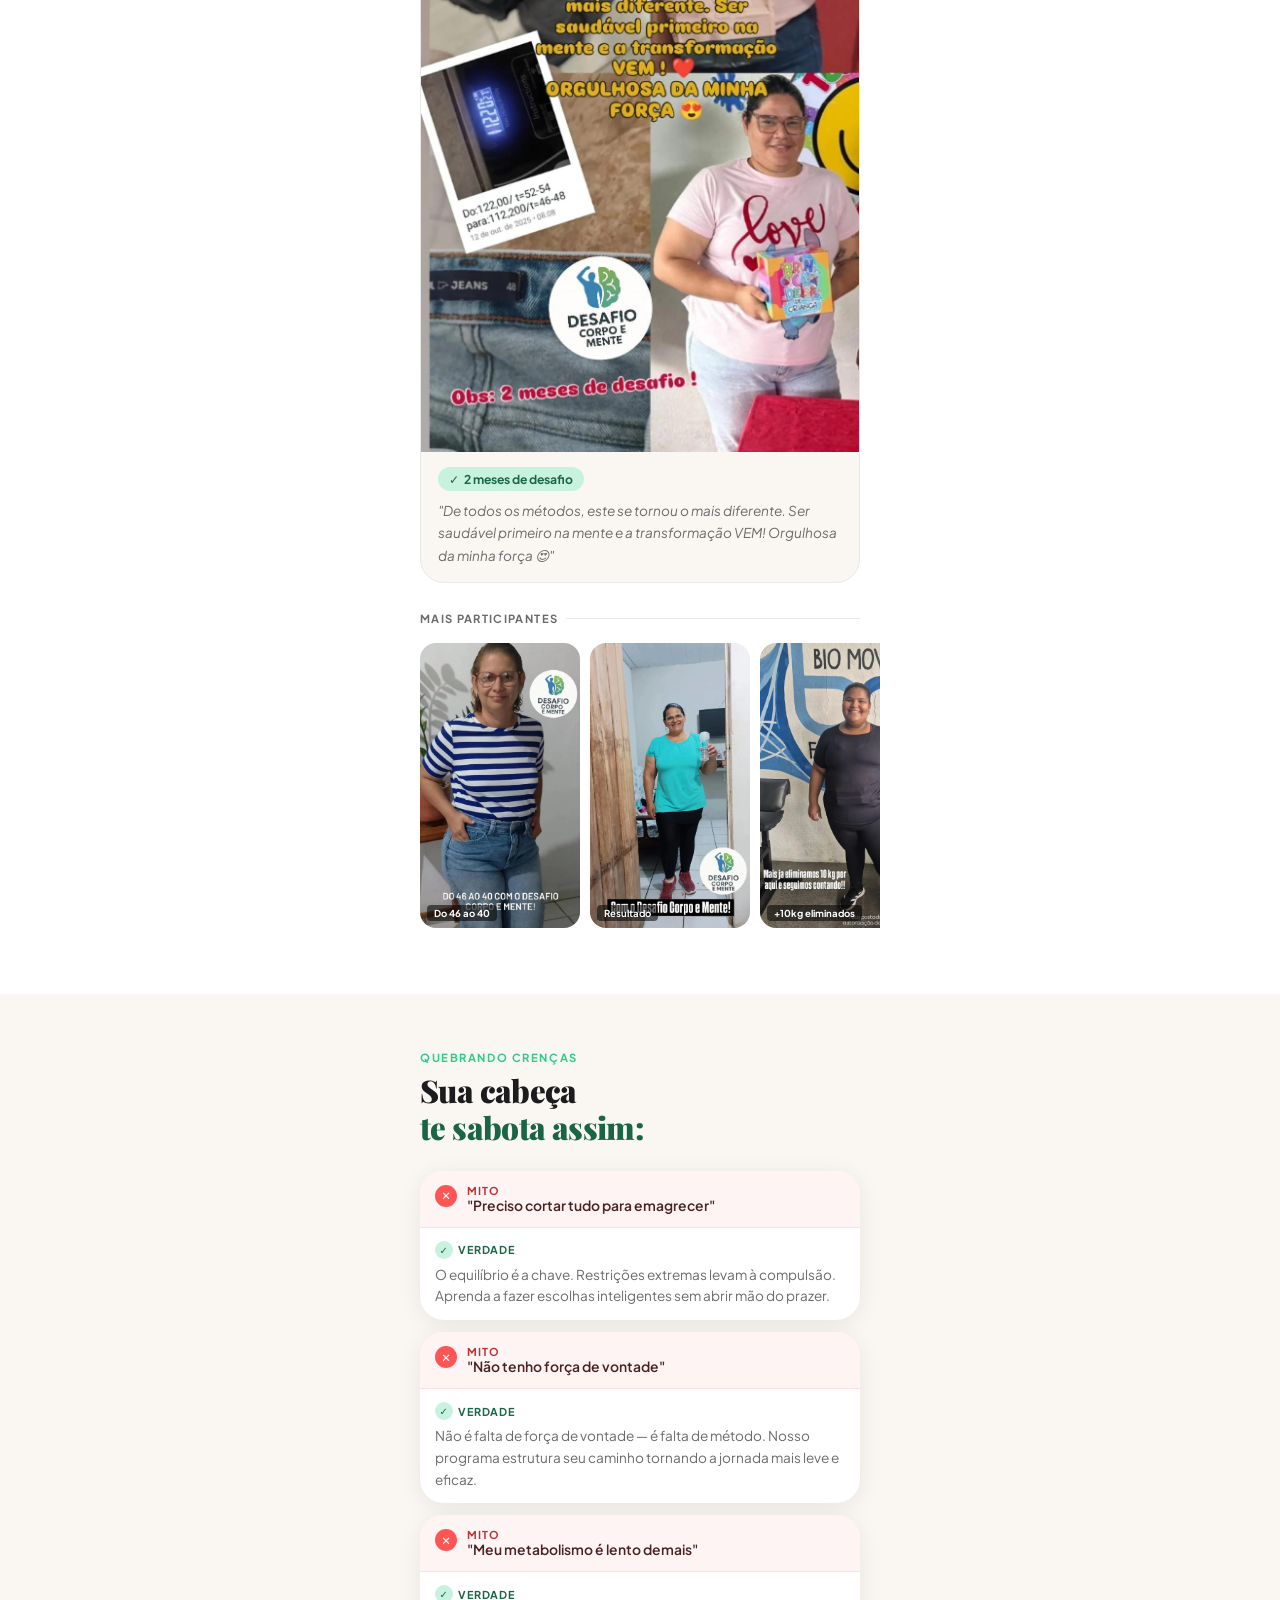
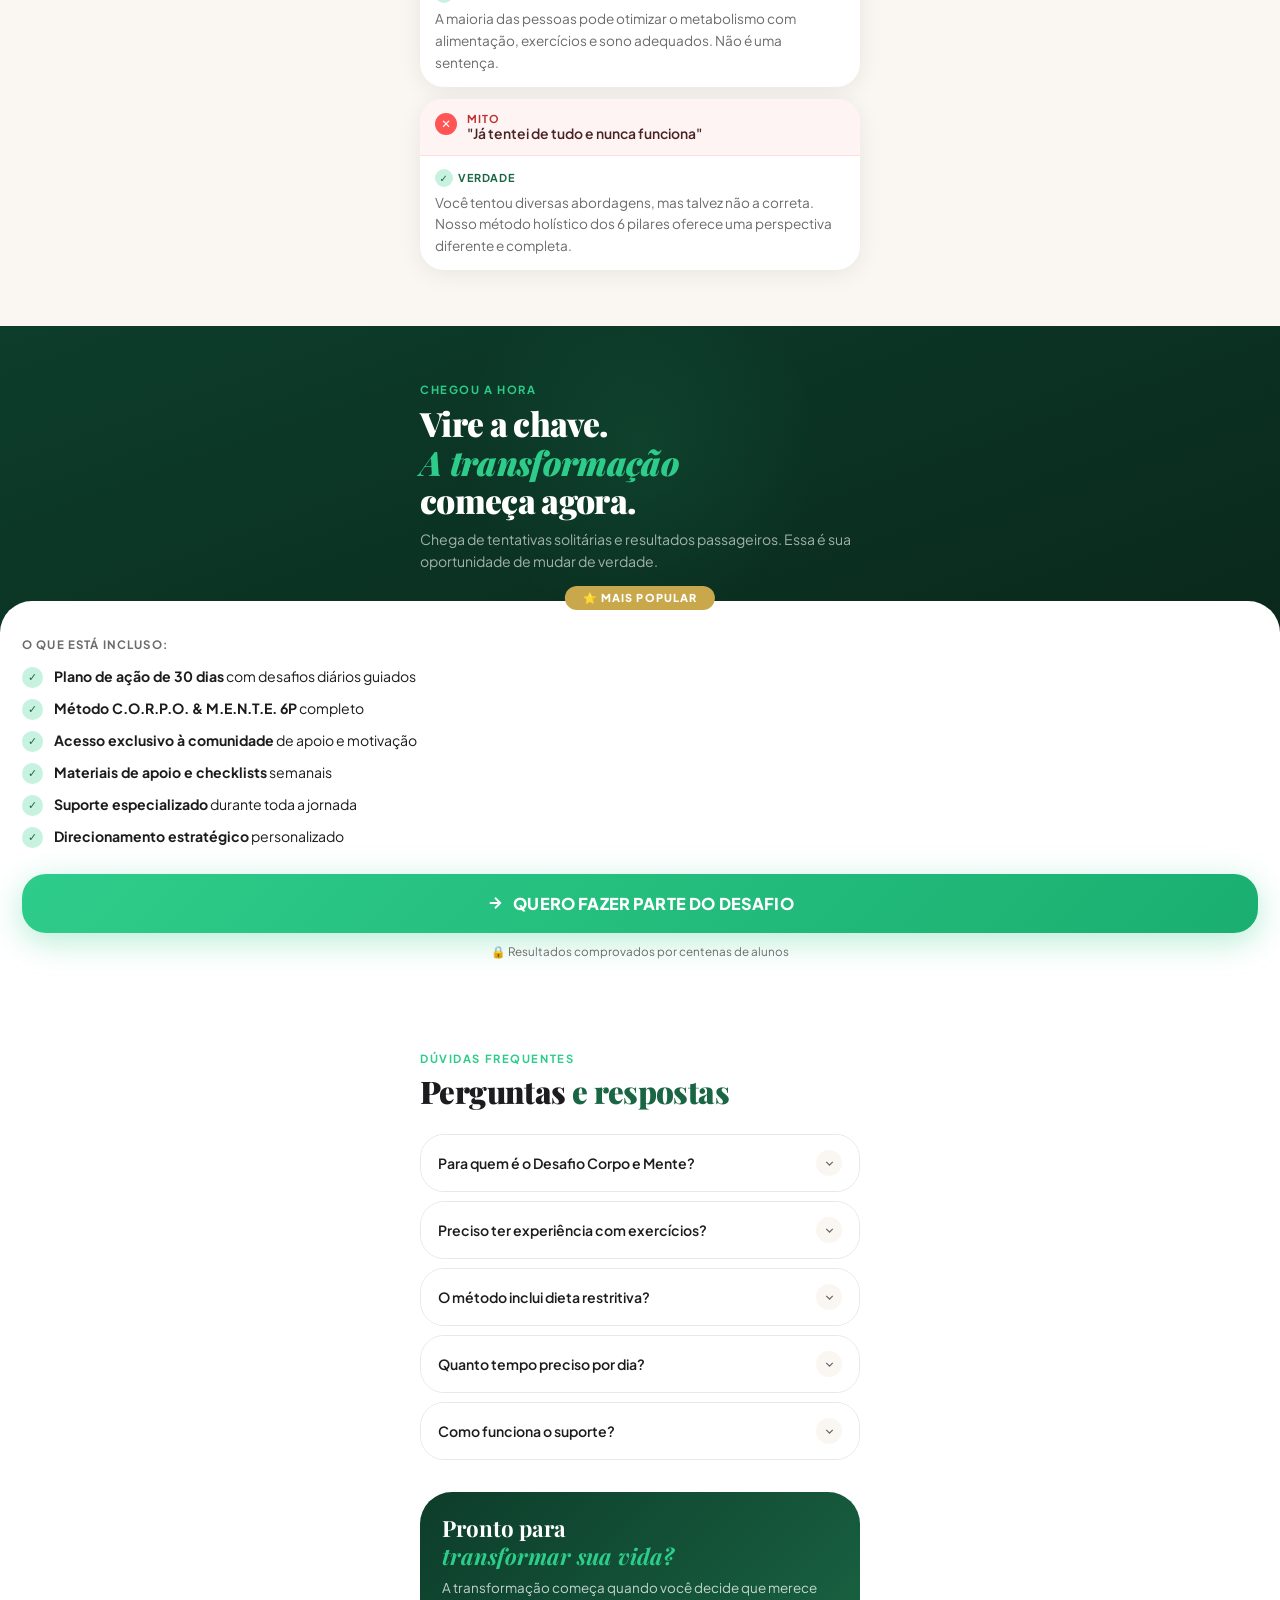
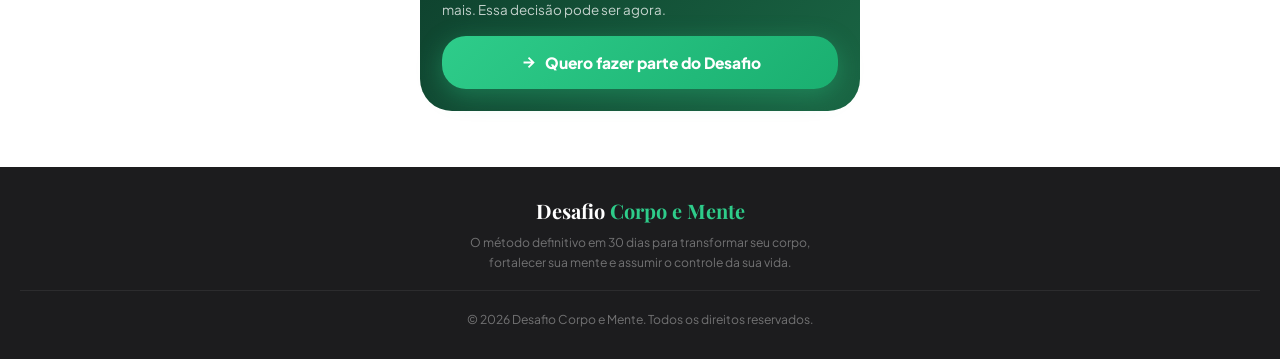
<file: dividas/desafio/index.html>
<!DOCTYPE html>
<html lang="pt-BR">
<head>
  <meta charset="UTF-8">
  <meta name="viewport" content="width=device-width, initial-scale=1.0, maximum-scale=1.0">
  <meta name="description" content="O método definitivo em 30 dias para transformar seu corpo, fortalecer sua mente e assumir o controle da sua vida.">
  <title>Desafio Corpo e Mente</title>
  <link rel="preconnect" href="https://fonts.googleapis.com">
  <link rel="preconnect" href="https://fonts.gstatic.com" crossorigin>
  <link href="https://fonts.googleapis.com/css2?family=Playfair+Display:ital,wght@0,700;0,900;1,700&family=Plus+Jakarta+Sans:wght@300;400;500;600;700;800&display=swap" rel="stylesheet">
  <style>
    :root {
      --gd:  #0D3D2B; --gm: #1A6644; --gv: #2ECC8A; --gl: #C8F2E0;
      --cr: #FAF7F2; --wh: #FFFFFF; --ch: #1C1C1E;
      --gry: #6B6B6B; --grl: #E8E8E8; --go: #C9A84C; --gol: #F5E6C0;
      --fd: 'Playfair Display', Georgia, serif;
      --fb: 'Plus Jakarta Sans', system-ui, sans-serif;
      --ss: 0 4px 24px rgba(0,0,0,.07);
      --sg: 0 8px 32px rgba(46,204,138,.28);
      --ez: .3s cubic-bezier(.4,0,.2,1);
    }
    *,*::before,*::after{box-sizing:border-box;margin:0;padding:0}
    html{scroll-behavior:smooth;-webkit-text-size-adjust:100%}
    body{font-family:var(--fb);background:var(--cr);color:var(--ch);overflow-x:hidden;-webkit-font-smoothing:antialiased}
    img{max-width:100%;height:auto;display:block}
    a{text-decoration:none;color:inherit}
    button{cursor:pointer;border:none;background:none;font-family:inherit}
    .w{width:100%;max-width:480px;margin:0 auto;padding:0 20px}
    .r{opacity:0;transform:translateY(22px);transition:opacity .6s ease,transform .6s ease}
    .r.in{opacity:1;transform:translateY(0)}
    .d1{transition-delay:.1s}.d2{transition-delay:.2s}.d3{transition-delay:.3s}.d4{transition-delay:.4s}

    /* TOP BAR */
    .tb{background:var(--gd);color:#fff;text-align:center;padding:9px 16px;font-size:.74rem;font-weight:600;letter-spacing:.03em}
    .tb span{color:var(--gv)}

    /* NAV */
    .nav{position:sticky;top:0;z-index:100;background:rgba(250,247,242,.93);backdrop-filter:blur(20px);border-bottom:1px solid rgba(0,0,0,.06);padding:13px 20px;display:flex;align-items:center;justify-content:space-between}
    .nl{display:flex;align-items:center;gap:9px}
    .ni{width:34px;height:34px;border-radius:10px;background:var(--gm);display:flex;align-items:center;justify-content:center}
    .ni svg{width:18px;height:18px}
    .nn{font-size:.8rem;font-weight:700;line-height:1.2}
    .nn span{color:var(--gm);display:block}
    .nb{background:var(--gv);color:#fff;font-size:.77rem;font-weight:700;padding:10px 17px;border-radius:999px;box-shadow:var(--sg)}
    .nb:active{transform:scale(.96)}

    /* HERO */
    .hero{background:linear-gradient(160deg,var(--gd) 0%,#081F14 100%);padding:52px 0 0;position:relative;overflow:hidden}
    /* sem strip — hero fecha com padding do htrust */
    .hero::before{content:'';position:absolute;top:-80px;right:-80px;width:280px;height:280px;background:radial-gradient(circle,rgba(46,204,138,.14) 0%,transparent 70%);pointer-events:none}
    .hero .w{position:relative;z-index:1}
    .hbadge{display:inline-flex;align-items:center;gap:7px;background:rgba(46,204,138,.13);border:1px solid rgba(46,204,138,.28);color:var(--gv);font-size:.7rem;font-weight:700;letter-spacing:.1em;text-transform:uppercase;padding:6px 13px;border-radius:999px;margin-bottom:20px}
    .hbadge::before{content:'';width:6px;height:6px;background:var(--gv);border-radius:50%;animation:blink 1.8s ease-in-out infinite}
    @keyframes blink{0%,100%{opacity:1;transform:scale(1)}50%{opacity:.3;transform:scale(.6)}}
    .hh1{font-family:var(--fd);font-size:2.5rem;font-weight:900;color:#fff;line-height:1.1;letter-spacing:-.02em;margin-bottom:6px}
    .hh1 em{font-style:italic;color:var(--gv)}
    .hdays{font-family:var(--fd);font-size:4.6rem;font-weight:900;color:var(--go);line-height:1;display:block;letter-spacing:-.03em;margin-bottom:8px}
    .hsub{font-size:.93rem;color:rgba(255,255,255,.68);line-height:1.65;margin-bottom:26px}
    .hsub strong{color:#fff;font-weight:600}
    .hstats{display:flex;border:1px solid rgba(255,255,255,.1);border-radius:24px;overflow:hidden;background:rgba(255,255,255,.04);margin-bottom:26px}
    .hs{flex:1;text-align:center;padding:13px 6px;position:relative}
    .hs+.hs::before{content:'';position:absolute;left:0;top:20%;bottom:20%;width:1px;background:rgba(255,255,255,.1)}
    .hsn{font-family:var(--fd);font-size:1.55rem;font-weight:700;color:var(--gv);display:block;line-height:1}
    .hsl{font-size:.66rem;color:rgba(255,255,255,.5);font-weight:500;text-transform:uppercase;letter-spacing:.07em;margin-top:3px}
    .btnhero{display:flex;align-items:center;justify-content:center;gap:10px;width:100%;background:linear-gradient(135deg,var(--gv),#1AAF70);color:#fff;font-size:1rem;font-weight:800;padding:18px 22px;border-radius:24px;box-shadow:0 8px 32px rgba(46,204,138,.4);letter-spacing:.01em}
    .btnhero:active{transform:scale(.98)}
    .htrust{display:flex;align-items:center;justify-content:center;gap:5px;padding:14px 0 48px;font-size:.71rem;color:rgba(255,255,255,.45)}

    /* Grade de fotos logo abaixo do hero */
    .hgal{background:var(--cr)}
    .hgal-grid{display:grid;grid-template-columns:1fr 1fr;gap:3px}
    .hgal-grid img{width:100%;height:auto;display:block}
    .hgal-grid .tall{grid-row:span 2}

    /* SEÇÃO GENÉRICA */
    .spy{font-size:.7rem;font-weight:700;letter-spacing:.14em;text-transform:uppercase;color:var(--gv);margin-bottom:8px}
    .sh2{font-family:var(--fd);font-size:1.95rem;font-weight:900;line-height:1.2;letter-spacing:-.02em;margin-bottom:10px}
    .sh2 span{color:var(--gm)}
    .ssub{font-size:.88rem;color:var(--gry);line-height:1.65;margin-bottom:28px}

    /* DORES */
    .spn{padding:56px 0;background:var(--wh)}
    .plist{display:flex;flex-direction:column;gap:10px}
    .pi{display:flex;align-items:flex-start;gap:13px;background:#FFF8F8;border:1px solid #FFE5E5;border-left:3px solid #FF6B6B;border-radius:16px;padding:13px 15px}
    .pico{font-size:1.1rem;flex-shrink:0;margin-top:1px}
    .ptx{font-size:.88rem;color:#5C3C3C;font-weight:500;line-height:1.5}
    .bridge{margin-top:26px;padding:22px;background:linear-gradient(135deg,var(--gd),var(--gm));border-radius:32px;color:#fff}
    .bridge h3{font-family:var(--fd);font-size:1.45rem;font-weight:700;line-height:1.25;margin-bottom:8px}
    .bridge h3 em{font-style:italic;color:var(--gv)}
    .bridge p{font-size:.86rem;color:rgba(255,255,255,.78);line-height:1.65}

    /* MÉTODO */
    .smt{padding:56px 0;background:var(--cr)}
    .plrs{display:flex;flex-direction:column;gap:11px;margin-top:28px}
    .plr{background:var(--wh);border-radius:24px;padding:17px;display:flex;gap:13px;align-items:flex-start;box-shadow:var(--ss);border:1px solid rgba(0,0,0,.04)}
    .pico2{width:44px;height:44px;border-radius:12px;display:flex;align-items:center;justify-content:center;font-size:1.25rem;flex-shrink:0}
    .c1{background:#EDF9F4}.c2{background:#EFF4FF}.c3{background:#F3F0FF}.c4{background:#FFF8ED}.c5{background:#FFF0F0}.c6{background:#F0FBFF}
    .pnm{font-weight:700;font-size:.93rem;margin-bottom:3px}
    .pds{font-size:.8rem;color:var(--gry);line-height:1.55}
    .ptag{margin-top:7px;font-size:.72rem;font-weight:600;color:var(--gm);background:var(--gl);display:inline-block;padding:2px 9px;border-radius:999px}

    /* FASES */
    .sph{padding:56px 0;background:var(--gd);position:relative;overflow:hidden}
    .sph::before{content:'';position:absolute;top:-60px;right:-60px;width:240px;height:240px;background:radial-gradient(circle,rgba(46,204,138,.1) 0%,transparent 70%)}
    .phh{font-family:var(--fd);font-size:1.85rem;font-weight:900;color:#fff;line-height:1.2;margin-bottom:6px}
    .phs{font-size:.86rem;color:rgba(255,255,255,.58);line-height:1.6;margin-bottom:28px}
    .phtr{position:relative}
    .phtr::before{content:'';position:absolute;left:22px;top:28px;bottom:28px;width:2px;background:linear-gradient(to bottom,var(--gv),rgba(46,204,138,.08))}
    .phr{display:flex;gap:15px;margin-bottom:22px;position:relative}
    .phd{width:44px;height:44px;border-radius:50%;display:flex;align-items:center;justify-content:center;font-weight:800;font-size:.78rem;flex-shrink:0;position:relative;z-index:1}
    .phd1{background:var(--gv);color:#fff}.phd2{background:#3BB5F0;color:#fff}.phd3{background:var(--go);color:#fff}.phd4{background:#E967A2;color:#fff}
    .phc{background:rgba(255,255,255,.06);border:1px solid rgba(255,255,255,.09);border-radius:24px;padding:15px 17px;flex:1}
    .phdy{font-size:.68rem;font-weight:700;letter-spacing:.12em;text-transform:uppercase;color:rgba(255,255,255,.42);margin-bottom:3px}
    .phnm{font-family:var(--fd);font-size:1.15rem;font-weight:700;color:#fff;margin-bottom:5px}
    .phdc{font-size:.81rem;color:rgba(255,255,255,.62);line-height:1.55}

    /* RESULTADOS */
    .srs{padding:56px 0;background:var(--wh)}
    .rint{font-size:.88rem;color:var(--gry);line-height:1.65;margin-bottom:28px}
    .rstg{display:grid;grid-template-columns:1fr 1fr;gap:9px;margin-bottom:32px}
    .rst{background:var(--cr);border-radius:24px;padding:17px 13px;text-align:center;border:1px solid var(--grl)}
    .rst.hl{background:linear-gradient(135deg,var(--gd),var(--gm));border-color:transparent;grid-column:1/-1}
    .rstn{font-family:var(--fd);font-size:2.1rem;font-weight:900;color:var(--gm);display:block;line-height:1;margin-bottom:3px}
    .rst.hl .rstn{color:var(--gv)}
    .rstl{font-size:.76rem;color:var(--gry);font-weight:500}
    .rst.hl .rstl{color:rgba(255,255,255,.65)}

    /* Divisor label */
    .dlbl{font-size:.7rem;font-weight:700;text-transform:uppercase;letter-spacing:.12em;color:var(--gry);display:flex;align-items:center;gap:8px;margin-bottom:14px}
    .dlbl::after{content:'';flex:1;height:1px;background:var(--grl)}

    /* Antes/Depois */
    .bac{border-radius:24px;overflow:hidden;margin-bottom:14px;position:relative}
    .bar{display:grid;grid-template-columns:1fr 1fr;gap:3px;align-items:start}
    .bar img{width:100%;height:auto;display:block}
    .bal{position:absolute;top:10px;font-size:.65rem;font-weight:700;letter-spacing:.08em;text-transform:uppercase;background:rgba(0,0,0,.6);color:#fff;padding:3px 8px;border-radius:4px}
    .bal.l{left:10px}.bal.r{right:10px}
    .bab{background:var(--gv);color:#fff;font-size:.82rem;font-weight:800;text-align:center;padding:9px;letter-spacing:.01em}

    /* Depoimentos */
    .tlist{display:flex;flex-direction:column;gap:14px}
    .tc{background:var(--cr);border-radius:24px;overflow:hidden;border:1px solid var(--grl)}
    .tc img{width:100%;height:auto;display:block}
    .tcb{padding:15px 17px}
    .tctag{display:inline-flex;align-items:center;gap:5px;background:var(--gl);color:var(--gm);font-size:.76rem;font-weight:700;padding:4px 11px;border-radius:999px;margin-bottom:9px}
    .tctag::before{content:'✓';font-weight:900}
    .tctx{font-size:.85rem;color:var(--gry);line-height:1.65;font-style:italic}

    /* Galeria scroll */
    .gscr{display:flex;gap:10px;overflow-x:auto;padding:4px 20px 10px;margin:0 -20px;scrollbar-width:none;-ms-overflow-style:none}
    .gscr::-webkit-scrollbar{display:none}
    .git{flex-shrink:0;width:160px;border-radius:16px;overflow:hidden;position:relative}
    .git img{width:160px;height:auto;display:block}
    .gitag{position:absolute;bottom:7px;left:7px;font-size:.6rem;font-weight:700;color:#fff;background:rgba(0,0,0,.55);padding:2px 7px;border-radius:4px}

    /* MITOS */
    .smy{padding:56px 0;background:var(--cr)}
    .mlist{display:flex;flex-direction:column;gap:12px;margin-top:24px}
    .mc{background:var(--wh);border-radius:24px;overflow:hidden;box-shadow:var(--ss)}
    .mct{display:flex;align-items:flex-start;gap:10px;padding:13px 15px;background:#FFF4F4;border-bottom:1px solid #FFDEDE}
    .mx{width:22px;height:22px;background:#FF5555;border-radius:50%;display:flex;align-items:center;justify-content:center;color:#fff;font-weight:900;font-size:.72rem;flex-shrink:0;margin-top:1px}
    .mlbl{font-size:.68rem;font-weight:700;text-transform:uppercase;color:#C03030;letter-spacing:.08em}
    .mq{font-size:.87rem;font-weight:600;color:#4A2222}
    .mcb{padding:13px 15px}
    .tlbl{font-size:.68rem;font-weight:700;text-transform:uppercase;color:var(--gm);letter-spacing:.08em;display:flex;align-items:center;gap:5px;margin-bottom:5px}
    .tlbl::before{content:'✓';width:18px;height:18px;background:var(--gl);border-radius:50%;display:inline-flex;align-items:center;justify-content:center;font-size:.62rem}
    .ttx{font-size:.85rem;color:var(--gry);line-height:1.6}

    /* OFERTA */
    .sof{padding:56px 0 0;background:linear-gradient(160deg,var(--gd) 0%,#081F14 100%);position:relative;overflow:hidden}
    .sof::before{content:'';position:absolute;top:-60px;left:50%;transform:translateX(-50%);width:360px;height:360px;background:radial-gradient(circle,rgba(46,204,138,.09) 0%,transparent 70%)}
    .ofh{font-family:var(--fd);font-size:2.1rem;font-weight:900;color:#fff;line-height:1.15;letter-spacing:-.02em;margin-bottom:8px}
    .ofh em{font-style:italic;color:var(--gv)}
    .ofs{font-size:.88rem;color:rgba(255,255,255,.62);line-height:1.6;margin-bottom:28px}
    .ofc{background:var(--wh);border-radius:32px 32px 0 0;padding:36px 22px;position:relative}
    .ofc::before{content:'⭐ MAIS POPULAR';position:absolute;top:-15px;left:50%;transform:translateX(-50%);background:var(--go);color:#fff;font-size:.68rem;font-weight:800;letter-spacing:.1em;padding:5px 18px;border-radius:999px;white-space:nowrap}
    .oflbl{font-size:.72rem;font-weight:700;text-transform:uppercase;letter-spacing:.1em;color:var(--gry);margin-bottom:14px}
    .ofit{display:flex;flex-direction:column;gap:10px;margin-bottom:26px}
    .ofitem{display:flex;align-items:flex-start;gap:11px;font-size:.88rem;line-height:1.5}
    .ofck{width:21px;height:21px;background:var(--gl);border-radius:50%;display:flex;align-items:center;justify-content:center;flex-shrink:0;margin-top:1px;color:var(--gm);font-size:.68rem;font-weight:900}
    .btnof{display:flex;align-items:center;justify-content:center;gap:9px;width:100%;background:linear-gradient(135deg,#2ECC8A,#1AAF70);color:#fff;font-size:1.02rem;font-weight:800;padding:19px 22px;border-radius:24px;box-shadow:0 8px 32px rgba(46,204,138,.35);margin-bottom:11px;letter-spacing:.01em}
    .btnof:active{transform:scale(.98)}
    .ofgu{font-size:.73rem;color:var(--gry);display:flex;align-items:center;justify-content:center;gap:5px}

    /* FAQ */
    .sfq{padding:56px 0;background:var(--wh)}
    .flist{display:flex;flex-direction:column;gap:9px;margin-top:24px}
    .fit{border:1px solid var(--grl);border-radius:24px;overflow:hidden}
    .fq{width:100%;display:flex;align-items:center;justify-content:space-between;gap:10px;padding:15px 17px;text-align:left;font-size:.88rem;font-weight:600;color:var(--ch);background:var(--wh);transition:background var(--ez)}
    .fq.open{background:var(--cr)}
    .fa2{width:26px;height:26px;border-radius:50%;background:var(--cr);display:flex;align-items:center;justify-content:center;flex-shrink:0;transition:transform var(--ez),background var(--ez)}
    .fq.open .fa2{transform:rotate(180deg);background:var(--gl)}
    .fa2 svg{width:13px;height:13px;color:var(--gry)}
    .fa{display:none;padding:0 17px 14px;font-size:.85rem;color:var(--gry);line-height:1.65;background:var(--cr)}
    .fa.open{display:block}

    .ctai{margin-top:32px;padding:22px;background:linear-gradient(135deg,var(--gd),var(--gm));border-radius:32px;color:#fff}
    .ctai h3{font-family:var(--fd);font-size:1.4rem;font-weight:700;line-height:1.25;margin-bottom:7px}
    .ctai h3 em{font-style:italic;color:var(--gv)}
    .ctai p{font-size:.84rem;color:rgba(255,255,255,.75);line-height:1.6;margin-bottom:16px}
    .btni{display:flex;align-items:center;justify-content:center;gap:8px;width:100%;background:linear-gradient(135deg,var(--gv),#1AAF70);color:#fff;font-size:.97rem;font-weight:800;padding:17px 20px;border-radius:24px;box-shadow:0 6px 24px rgba(46,204,138,.35)}
    .btni:active{transform:scale(.98)}

    /* STICKY */
    .stk{position:fixed;bottom:0;left:0;right:0;z-index:200;padding:11px 18px 18px;background:rgba(250,247,242,.95);backdrop-filter:blur(20px);border-top:1px solid rgba(0,0,0,.07);transform:translateY(100%);transition:transform .4s cubic-bezier(.4,0,.2,1)}
    .stk.on{transform:translateY(0)}
    .stkr{display:flex;align-items:center;gap:11px}
    .stkt{flex:1}
    .stktl{font-size:.8rem;font-weight:700;line-height:1.3}
    .stksl{font-size:.7rem;color:var(--gry)}
    .stkb{background:linear-gradient(135deg,var(--gv),#1AAF70);color:#fff;font-size:.86rem;font-weight:800;padding:13px 19px;border-radius:24px;white-space:nowrap;box-shadow:var(--sg);flex-shrink:0}

    /* FOOTER */
    .ft{background:var(--ch);padding:30px 20px;text-align:center}
    .ftb{font-family:var(--fd);font-size:1.25rem;font-weight:700;color:#fff;margin-bottom:8px}
    .ftb span{color:var(--gv)}
    .ftt{font-size:.76rem;color:rgba(255,255,255,.38);line-height:1.65}
    .fthr{border:none;border-top:1px solid rgba(255,255,255,.07);margin:18px 0}
  </style>
</head>
<body>

<div class="tb">🔥 Inscrições abertas — <span>vagas limitadas!</span></div>

<nav class="nav">
  <div class="nl">
    <div class="ni" style="width:48px;height:48px;border-radius:12px;background:transparent">
      <img src="images/logo.jpeg" alt="Logo Desafio Corpo e Mente" style="width:48px;height:48px;object-fit:contain;border-radius:12px;display:block">
    </div>
    <div class="nn">Desafio<span>Corpo e Mente</span></div>
  </div>
  <a href="#oferta" class="nb">Quero participar</a>
</nav>

<!-- HERO -->
<section class="hero">
  <div class="w">
    <div class="hbadge">Método 6 Pilares</div>
    <h1 class="hh1">
      Transforme seu corpo.<br>
      <em>Liberte</em> sua mente.
      <span class="hdays">30 dias.</span>
    </h1>
    <p class="hsub">Chega de dietas restritivas e frustrações. O <strong>Desafio Corpo e Mente</strong> é o método holístico que integra alimentação, movimento, sono e saúde mental para uma transformação <strong>real e duradoura</strong>.</p>
    <div class="hstats">
      <div class="hs"><span class="hsn">+500</span><span class="hsl">Alunos</span></div>
      <div class="hs"><span class="hsn">−10kg</span><span class="hsl">Média</span></div>
      <div class="hs"><span class="hsn">6</span><span class="hsl">Pilares</span></div>
    </div>
    <a href="#oferta" class="btnhero">
      <svg width="18" height="18" viewBox="0 0 24 24" fill="none" stroke="currentColor" stroke-width="2.5"><path d="M5 12h14M12 5l7 7-7 7"/></svg>
      Quero fazer parte do Desafio
    </a>
    <div class="htrust">⭐⭐⭐⭐⭐ &nbsp;Resultados comprovados por alunos reais</div>
  </div>
</section>

<!-- PROBLEMA -->
<section class="spn">
  <div class="w">
    <p class="spy r">Reconhece isso?</p>
    <h2 class="sh2 r">Você já tentou de tudo<br><span>e nada durou...</span></h2>
    <p class="ssub r">Se você se identificar com algum desses pontos, o Desafio Corpo e Mente foi criado exatamente para você.</p>
    <div class="plist">
      <div class="pi r d1"><span class="pico">😔</span><p class="ptx">Ciclo de dietas restritivas que sempre terminam em compulsão</p></div>
      <div class="pi r d2"><span class="pico">😰</span><p class="ptx">Ansiedade que sabota seus esforços na hora mais importante</p></div>
      <div class="pi r d3"><span class="pico">😴</span><p class="ptx">Cansaço constante e sono ruim que drenam sua disposição</p></div>
      <div class="pi r d4"><span class="pico">🔁</span><p class="ptx">Resultados que aparecem e somem — sem nunca se fixar de verdade</p></div>
    </div>
    <div class="bridge r">
      <h3>O problema não é sua<br><em>força de vontade.</em></h3>
      <p>É que nenhuma abordagem anterior tratou você como um ser completo. Nosso método integra os 6 pilares da transformação real — porque você não é apenas uma caloria.</p>
    </div>
  </div>
</section>

<!-- MÉTODO -->
<section class="smt">
  <div class="w">
    <p class="spy r">O método</p>
    <h2 class="sh2 r">6 pilares para uma<br><span>transformação completa</span></h2>
    <p class="ssub r">Emagrecimento duradouro não é só sobre comida. O Método C.O.R.P.O. &amp; M.E.N.T.E. 6P integra tudo que importa.</p>
    <div class="plrs">
      <div class="plr r d1"><div class="pico2 c1">🥗</div><div><p class="pnm">Alimentação Saudável</p><p class="pds">Nutrição consciente sem restrições extremas. Aprenda a nutrir com prazer.</p><span class="ptag">3 refeições equilibradas</span></div></div>
      <div class="plr r d2"><div class="pico2 c2">🏃</div><div><p class="pnm">Exercícios Estratégicos</p><p class="pds">Movimento inteligente. Consistência e prazer acima de tudo.</p><span class="ptag">30 min de caminhada</span></div></div>
      <div class="plr r d3"><div class="pico2 c3">😴</div><div><p class="pnm">Sono Restaurador</p><p class="pds">Recuperação vital. O sono regula hormônios e combate a compulsão.</p><span class="ptag">7–8h por noite</span></div></div>
      <div class="plr r d1"><div class="pico2 c4">📋</div><div><p class="pnm">Organização Estratégica</p><p class="pds">Rotina e propósito. Sua agenda é o mapa para o sucesso.</p><span class="ptag">Planeje 3 dias</span></div></div>
      <div class="plr r d2"><div class="pico2 c5">🧠</div><div><p class="pnm">Autoconhecimento</p><p class="pds">Consciência e controle. Identifique gatilhos e quebre ciclos negativos.</p><span class="ptag">Diário de emoções</span></div></div>
      <div class="plr r d3"><div class="pico2 c6">💆</div><div><p class="pnm">Saúde Mental</p><p class="pds">Equilíbrio emocional. Ansiedade afeta diretamente suas escolhas.</p><span class="ptag">5 min de respiração</span></div></div>
    </div>
  </div>
</section>

<!-- FASES -->
<section class="sph">
  <div class="w">
    <p class="spy r" style="color:var(--gv)">Estrutura do programa</p>
    <h2 class="phh r">Seu plano<br>de 30 dias</h2>
    <p class="phs r">4 fases para construir hábitos sólidos e uma mentalidade vitoriosa — dia a dia.</p>
    <div class="phtr">
      <div class="phr r d1"><div class="phd phd1">01</div><div class="phc"><p class="phdy">Dias 1 a 7</p><p class="phnm">Despertar</p><p class="phdc">Consciência, organização e ajustes iniciais. Você entende sua situação e prepara o terreno.</p></div></div>
      <div class="phr r d2"><div class="phd phd2">02</div><div class="phc"><p class="phdy">Dias 8 a 15</p><p class="phnm">Ativação</p><p class="phdc">Início dos desafios práticos intensificados. O corpo responde e a mente se fortalece.</p></div></div>
      <div class="phr r d3"><div class="phd phd3">03</div><div class="phc"><p class="phdy">Dias 16 a 23</p><p class="phnm">Consolidação</p><p class="phdc">Comprometimento e disciplina crescem. Os resultados ficam visíveis.</p></div></div>
      <div class="phr r d4"><div class="phd phd4">04</div><div class="phc"><p class="phdy">Dias 24 a 30</p><p class="phnm">Transformação</p><p class="phdc">Mudança mental consolidada e rotina estruturada. Você sai diferente — por dentro e por fora.</p></div></div>
    </div>
  </div>
</section>

<!-- RESULTADOS -->
<!--
  MAPA DE FOTOS:
  HERO STRIP:     f15(antes-alto-moura) f6(antes-bio-movimento) f11(resultado-verde) f13(resultado-46→40)
  ANTES/DEPOIS 1: f6(antes) + f11(depois) — mesmo local, impacto visual
  ANTES/DEPOIS 2: f15(antes) + f13(depois) — mudança de tamanho
  ANTES/DEPOIS 3: f3(antes-homem) + f10(depois-homem) — resultado masculino
  ANTES/DEPOIS 4: f4(antes) + f1(depois -8kg)
  CARD SOLO:      f2 (gordura abdominal - já é antes/depois num único frame)
  DEPOIMENTOS:    f14(-10kg felicidade) f12(122→112) f7(10kg Bio) f5(balança+calça 2meses)
  GALERIA SCROLL: f8(antes/depois duplo) f9(moça vermelho) f4(antes chapéu) f3(homem início)
-->
<section class="srs" id="resultados">
  <div class="w">
    <p class="spy r">Resultados reais</p>
    <h2 class="sh2 r">Veja quem já<br><span>transformou a vida</span></h2>
    <p class="rint r">Não são atores, não é Photoshop. São alunos reais que decidiram mudar — e mudaram de verdade.</p>

    <div class="rstg r">
      <div class="rst"><span class="rstn">−10kg</span><p class="rstl">Em 30 dias</p></div>
      <div class="rst"><span class="rstn">46→40</span><p class="rstl">Tamanho de roupa</p></div>
      <div class="rst hl"><span class="rstn">+500</span><p class="rstl">Pessoas transformadas em múltiplas edições</p></div>
    </div>

    <p class="dlbl r">Antes &amp; Depois</p>

    <!-- Par 1: f6 antes → f11 depois -->
    <div class="bac r">
      <div class="bar">
        <img src="images/f6.jpeg" alt="Antes do desafio">
        <img src="images/f11.jpeg" alt="Com o Desafio Corpo e Mente">
      </div>
      <span class="bal l">Antes</span><span class="bal r">Depois</span>
      <div class="bab">Felicidade que transborda! 💪</div>
    </div>

    <!-- Par 2: f15 antes → f13 depois (46→40) -->
    <div class="bac r">
      <div class="bar">
        <img src="images/troca1.jpeg" alt="Antes">
        <img src="images/f13.jpeg" alt="Do 46 ao 40">
      </div>
      <span class="bal l">Antes</span><span class="bal r">Depois</span>
      <div class="bab">Do tamanho 46 ao 40 🔥</div>
    </div>

    <!-- Par 3: f3 antes → f10 depois (homem) -->
    <div class="bac r">
      <div class="bar">
        <img src="images/f3.jpeg" alt="Início do desafio - Agosto 2025">
        <img src="images/f10.jpeg" alt="Com o Desafio - mais definição">
      </div>
      <span class="bal l">Ago/2025</span><span class="bal r">Resultado</span>
      <div class="bab">Mais definição · Menos gordura 💪🧠</div>
    </div>

    <!-- Par 4: f4 antes → f1 depois (-8kg) -->
    <div class="bac r">
      <div class="bar">
        <img src="images/f4.jpeg" alt="Antes do desafio">
        <img src="images/f1.jpeg" alt="103kg para 95kg - 8kg eliminados">
      </div>
      <span class="bal l">Antes</span><span class="bal r">−8 kg</span>
      <div class="bab">103,7 kg → 95,9 kg — São 8 kg a menos! ✅</div>
    </div>

    <!-- f2 — card solo (já contém antes/depois no mesmo frame) -->
    <div class="bac r" style="margin-bottom:32px">
      <img src="images/f2.jpeg" alt="Diferença da gordura abdominal" style="width:100%;height:auto;display:block">
      <div class="bab">Olha a diferença da gordura abdominal! 🏆</div>
    </div>

    <!-- Depoimentos -->
    <p class="dlbl r">Depoimentos</p>
    <div class="tlist">
      <div class="tc r">
        <img src="images/f14.jpeg" alt="Início e final - 10kg eliminados">
        <div class="tcb">
          <span class="tctag">−10 kg eliminados</span>
          <p class="tctx">"Felicidade que transborda! Ver a diferença do início ao final do desafio é emocionante demais."</p>
        </div>
      </div>
      <div class="tc r">
        <img src="images/f12.jpeg" alt="122kg para 112kg">
        <div class="tcb">
          <span class="tctag">−10 kg em 30 dias</span>
          <p class="tctx">"Iniciei com 122 kg e estou em 112,2 kg. São 10 kg a menos nesse desafio. Impossível não acreditar vendo os resultados!"</p>
        </div>
      </div>
      <div class="tc r">
        <img src="images/f7.jpeg" alt="10kg eliminados Bio Movimento">
        <div class="tcb">
          <span class="tctag">+10 kg eliminados e contando</span>
          <p class="tctx">"Já eliminamos 10 kg por aqui e seguimos contando! O desafio muda não só o corpo, mas a mentalidade inteira."</p>
        </div>
      </div>
      <div class="tc r">
        <img src="images/f5.jpeg" alt="2 meses de desafio - balança e calça">
        <div class="tcb">
          <span class="tctag">2 meses de desafio</span>
          <p class="tctx">"De todos os métodos, este se tornou o mais diferente. Ser saudável primeiro na mente e a transformação VEM! Orgulhosa da minha força 😍"</p>
        </div>
      </div>
    </div>

    <!-- Galeria scroll -->
    <div style="margin-top:28px">
      <p class="dlbl r">Mais participantes</p>
      <div class="gscr">
        <div class="git"><img src="images/f13.jpeg" alt="Do 46 ao 40"><div class="gitag">Do 46 ao 40</div></div>
        <div class="git"><img src="images/f11.jpeg" alt="Com o Desafio"><div class="gitag">Resultado</div></div>
        <div class="git"><img src="images/f7.jpeg" alt="10kg eliminados"><div class="gitag">+10kg eliminados</div></div>
        <div class="git"><img src="images/f8.jpeg" alt="Transformação"><div class="gitag">Antes &amp; Depois</div></div>
        <div class="git"><img src="images/f9.jpeg" alt="Participante"><div class="gitag">Em progresso</div></div>
        <div class="git"><img src="images/f4.jpeg" alt="Antes"><div class="gitag">Antes</div></div>
        <div class="git"><img src="images/f3.jpeg" alt="Início"><div class="gitag">Início</div></div>
      </div>
    </div>
  </div>
</section>

<!-- MITOS -->
<section class="smy">
  <div class="w">
    <p class="spy r">Quebrando crenças</p>
    <h2 class="sh2 r">Sua cabeça<br><span>te sabota assim:</span></h2>
    <div class="mlist">
      <div class="mc r d1"><div class="mct"><div class="mx">✕</div><div><p class="mlbl">Mito</p><p class="mq">"Preciso cortar tudo para emagrecer"</p></div></div><div class="mcb"><p class="tlbl">Verdade</p><p class="ttx">O equilíbrio é a chave. Restrições extremas levam à compulsão. Aprenda a fazer escolhas inteligentes sem abrir mão do prazer.</p></div></div>
      <div class="mc r d2"><div class="mct"><div class="mx">✕</div><div><p class="mlbl">Mito</p><p class="mq">"Não tenho força de vontade"</p></div></div><div class="mcb"><p class="tlbl">Verdade</p><p class="ttx">Não é falta de força de vontade — é falta de método. Nosso programa estrutura seu caminho tornando a jornada mais leve e eficaz.</p></div></div>
      <div class="mc r d3"><div class="mct"><div class="mx">✕</div><div><p class="mlbl">Mito</p><p class="mq">"Meu metabolismo é lento demais"</p></div></div><div class="mcb"><p class="tlbl">Verdade</p><p class="ttx">A maioria das pessoas pode otimizar o metabolismo com alimentação, exercícios e sono adequados. Não é uma sentença.</p></div></div>
      <div class="mc r"><div class="mct"><div class="mx">✕</div><div><p class="mlbl">Mito</p><p class="mq">"Já tentei de tudo e nunca funciona"</p></div></div><div class="mcb"><p class="tlbl">Verdade</p><p class="ttx">Você tentou diversas abordagens, mas talvez não a correta. Nosso método holístico dos 6 pilares oferece uma perspectiva diferente e completa.</p></div></div>
    </div>
  </div>
</section>

<!-- OFERTA -->
<section class="sof" id="oferta">
  <div class="w">
    <p class="spy r" style="color:var(--gv)">Chegou a hora</p>
    <h2 class="ofh r">Vire a chave.<br><em>A transformação</em><br>começa agora.</h2>
    <p class="ofs r">Chega de tentativas solitárias e resultados passageiros. Essa é sua oportunidade de mudar de verdade.</p>
  </div>
  <div class="ofc r">
    <p class="oflbl">O que está incluso:</p>
    <div class="ofit">
      <div class="ofitem"><div class="ofck">✓</div><p><strong>Plano de ação de 30 dias</strong> com desafios diários guiados</p></div>
      <div class="ofitem"><div class="ofck">✓</div><p><strong>Método C.O.R.P.O. &amp; M.E.N.T.E. 6P</strong> completo</p></div>
      <div class="ofitem"><div class="ofck">✓</div><p><strong>Acesso exclusivo à comunidade</strong> de apoio e motivação</p></div>
      <div class="ofitem"><div class="ofck">✓</div><p><strong>Materiais de apoio e checklists</strong> semanais</p></div>
      <div class="ofitem"><div class="ofck">✓</div><p><strong>Suporte especializado</strong> durante toda a jornada</p></div>
      <div class="ofitem"><div class="ofck">✓</div><p><strong>Direcionamento estratégico</strong> personalizado</p></div>
    </div>
    <a href="#" class="btnof">
      <svg width="18" height="18" viewBox="0 0 24 24" fill="none" stroke="currentColor" stroke-width="2.5"><path d="M5 12h14M12 5l7 7-7 7"/></svg>
      QUERO FAZER PARTE DO DESAFIO
    </a>
    <p class="ofgu">🔒 Resultados comprovados por centenas de alunos</p>
  </div>
</section>

<!-- FAQ -->
<section class="sfq">
  <div class="w">
    <p class="spy r">Dúvidas frequentes</p>
    <h2 class="sh2 r" style="margin-bottom:0">Perguntas <span>e respostas</span></h2>
    <div class="flist">
      <div class="fit r"><button class="fq" onclick="faq(this)">Para quem é o Desafio Corpo e Mente?<div class="fa2"><svg viewBox="0 0 24 24" fill="none" stroke="currentColor" stroke-width="2.5"><path d="M6 9l6 6 6-6"/></svg></div></button><div class="fa">Para quem busca emagrecimento sustentável, quer fortalecer mente e corpo, cansou de dietas e frustrações e deseja retomar o controle da vida — seja homem ou mulher, de qualquer idade.</div></div>
      <div class="fit r"><button class="fq" onclick="faq(this)">Preciso ter experiência com exercícios?<div class="fa2"><svg viewBox="0 0 24 24" fill="none" stroke="currentColor" stroke-width="2.5"><path d="M6 9l6 6 6-6"/></svg></div></button><div class="fa">Não! O desafio é para todos os níveis. Começamos do básico e evoluímos juntos. O importante é consistência, não intensidade.</div></div>
      <div class="fit r"><button class="fq" onclick="faq(this)">O método inclui dieta restritiva?<div class="fa2"><svg viewBox="0 0 24 24" fill="none" stroke="currentColor" stroke-width="2.5"><path d="M6 9l6 6 6-6"/></svg></div></button><div class="fa">Não trabalhamos com dietas restritivas. Ensinamos alimentação consciente com planejamento sustentável que você vai manter após os 30 dias.</div></div>
      <div class="fit r"><button class="fq" onclick="faq(this)">Quanto tempo preciso por dia?<div class="fa2"><svg viewBox="0 0 24 24" fill="none" stroke="currentColor" stroke-width="2.5"><path d="M6 9l6 6 6-6"/></svg></div></button><div class="fa">Entre 30 a 60 minutos diários são suficientes. O programa foi pensado para a rotina real de pessoas ocupadas.</div></div>
      <div class="fit r"><button class="fq" onclick="faq(this)">Como funciona o suporte?<div class="fa2"><svg viewBox="0 0 24 24" fill="none" stroke="currentColor" stroke-width="2.5"><path d="M6 9l6 6 6-6"/></svg></div></button><div class="fa">Você terá acesso à nossa comunidade exclusiva e suporte especializado durante todos os 30 dias. Ninguém vai ficar pra trás.</div></div>
    </div>
    <div class="ctai r">
      <h3>Pronto para<br><em>transformar sua vida?</em></h3>
      <p>A transformação começa quando você decide que merece mais. Essa decisão pode ser agora.</p>
      <a href="#oferta" class="btni">
        <svg width="17" height="17" viewBox="0 0 24 24" fill="none" stroke="currentColor" stroke-width="2.5"><path d="M5 12h14M12 5l7 7-7 7"/></svg>
        Quero fazer parte do Desafio
      </a>
    </div>
  </div>
</section>

<footer class="ft">
  <p class="ftb">Desafio <span>Corpo e Mente</span></p>
  <p class="ftt">O método definitivo em 30 dias para transformar seu corpo,<br>fortalecer sua mente e assumir o controle da sua vida.</p>
  <hr class="fthr">
  <p class="ftt">© 2026 Desafio Corpo e Mente. Todos os direitos reservados.</p>
</footer>

<div class="stk" id="stk">
  <div class="stkr">
    <div class="stkt"><p class="stktl">Desafio Corpo e Mente</p><p class="stksl">Transformação real em 30 dias 🔥</p></div>
    <a href="#oferta" class="stkb">Participar</a>
  </div>
</div>

<script>
  // Reveal on scroll
  const io = new IntersectionObserver(es => {
    es.forEach(e => { if(e.isIntersecting){ e.target.classList.add('in'); io.unobserve(e.target); } });
  }, { threshold: 0.1, rootMargin: '0px 0px -30px 0px' });
  document.querySelectorAll('.r').forEach(el => io.observe(el));

  // Sticky CTA
  const stk = document.getElementById('stk');
  let hBot = 0;
  const calc = () => { const h = document.querySelector('.hero'); if(h) hBot = h.getBoundingClientRect().bottom + scrollY; };
  calc(); addEventListener('resize', calc);
  addEventListener('scroll', () => {
    const near = scrollY + innerHeight >= document.body.offsetHeight - 180;
    stk.classList.toggle('on', scrollY > hBot && !near);
  }, { passive: true });

  // FAQ accordion
  function faq(btn) {
    const a = btn.nextElementSibling, isOpen = btn.classList.contains('open');
    document.querySelectorAll('.fq.open').forEach(q => { q.classList.remove('open'); q.nextElementSibling.classList.remove('open'); });
    if (!isOpen) { btn.classList.add('open'); a.classList.add('open'); }
  }
</script>
</body>
</html>
</file>
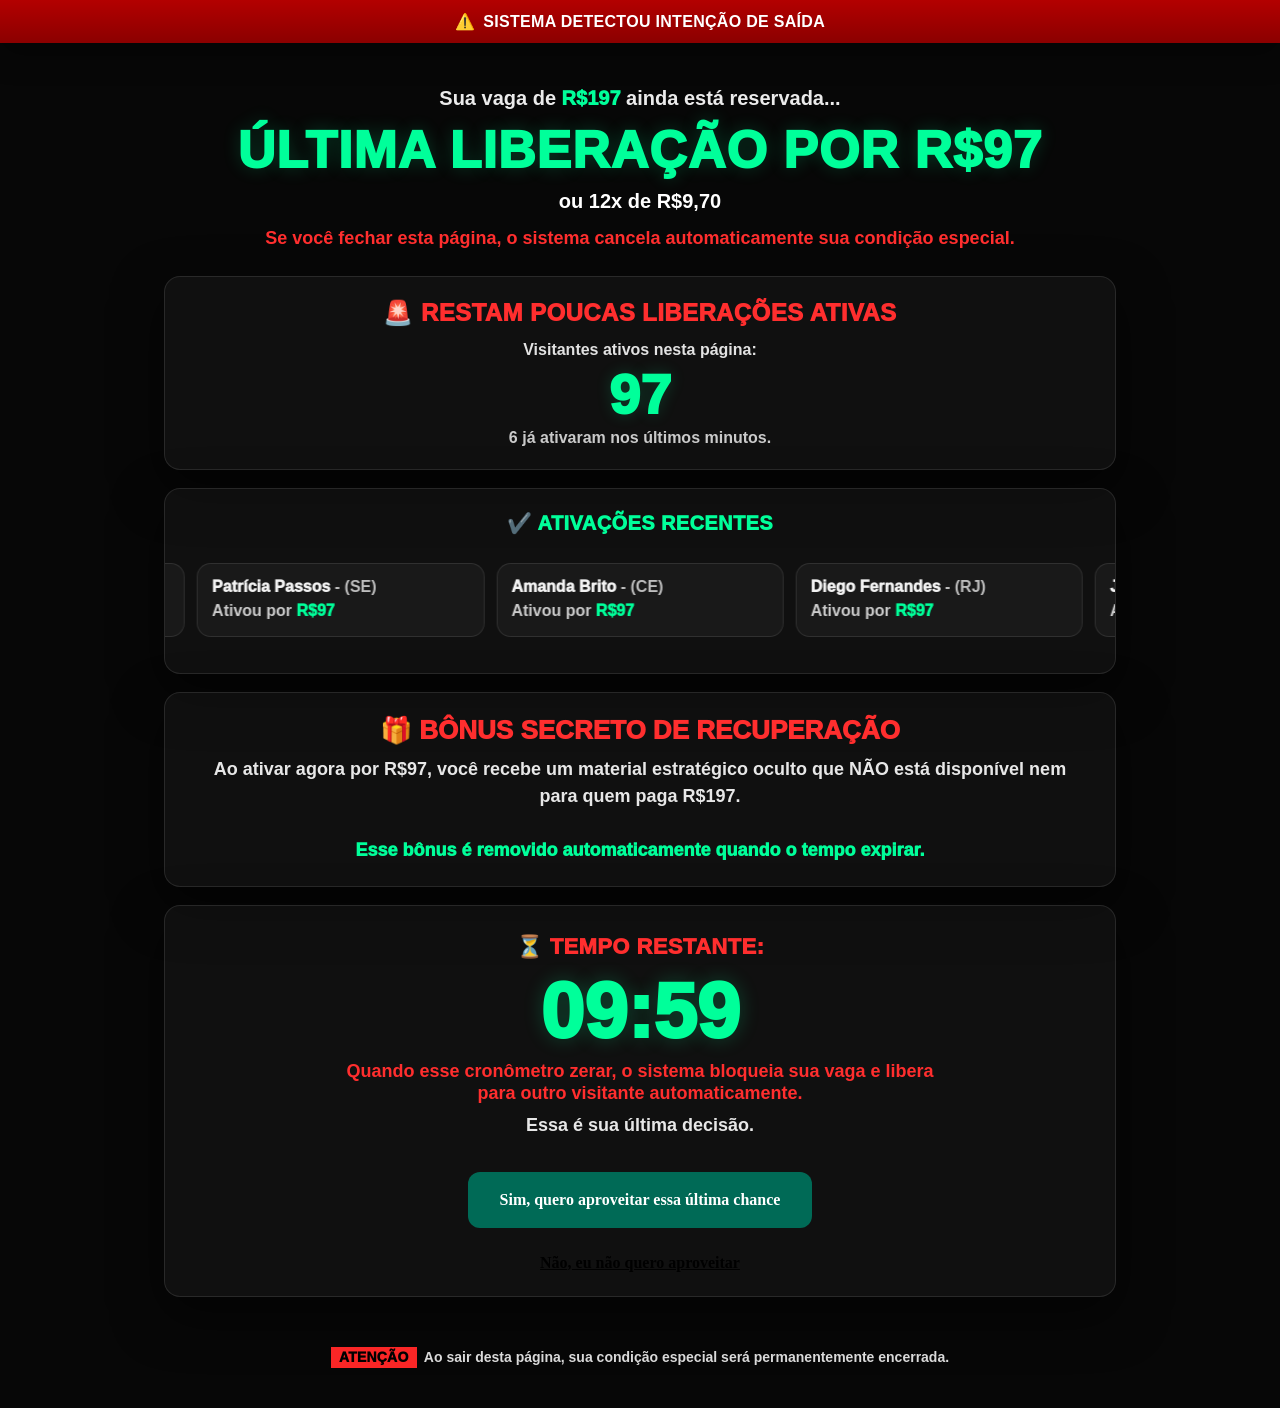
<file: dividas/donwsel/index.html>
<!doctype html>
<html lang="pt-BR">
<head>
  <meta charset="utf-8" />
  <meta name="viewport" content="width=device-width,initial-scale=1" />
  <title>Oferta Especial - Liberação em Andamento</title>

  <style>
    :root{
      --bg:#070707;
      --panel:#0f0f0f;
      --border: rgba(255,255,255,.10);
      --danger:#8b0000;
      --danger2:#b30000;
      --red:#ff2e2e;
      --green:#00ff9a;
      --text:#ffffff;
      --muted2:rgba(255,255,255,.55);
      --shadow: 0 18px 50px rgba(0,0,0,.55);
      --radius:16px;
      --max: 980px;

      --btn:#0a6a5a;
      --btnHover:#085a4d;
    }

    *{ box-sizing:border-box; }
    html,body{ height:100%; }
    body{
      margin:0;
      font-family: Arial, Helvetica, sans-serif;
      background: var(--bg);
      color:var(--text);
    }

    .top-alert{
      width:100%;
      background: linear-gradient(0deg, var(--danger), var(--danger2));
      color:#fff;
      font-weight:900;
      text-align:center;
      padding:12px 10px;
      letter-spacing:.3px;
      position:sticky;
      top:0;
      z-index:10;
      box-shadow: 0 10px 30px rgba(0,0,0,.35);
    }
    .top-alert .icon{ margin-right:8px; }

    .wrap{
      max-width:var(--max);
      margin:0 auto;
      padding: 26px 14px 30px;
    }

    .hero{
      text-align:center;
      padding: 18px 10px 8px;
    }
    .hero .small{
      font-size:20px;
      font-weight:800;
      color: rgba(255,255,255,.92);
      margin:0 0 10px;
    }
    .hero .small .green{ color: var(--green); font-weight:1000; }

    .hero .big{
      font-size:52px;
      font-weight:1000;
      margin:0;
      letter-spacing:1px;
      color: var(--green);
      text-shadow: 0 0 18px rgba(0,255,154,.20);
    }
    .hero .sub{
      margin: 10px 0 0;
      font-size:20px;
      color:#fff;
      font-weight:700;
    }
    .hero .warn{
      margin: 14px auto 0;
      max-width: 860px;
      font-size:18px;
      font-weight:900;
      color: var(--red);
      line-height:1.25;
    }

    .panel{
      background: rgba(255,255,255,.04);
      border: 1px solid var(--border);
      border-radius: var(--radius);
      box-shadow: var(--shadow);
      padding: 22px 18px;
      margin: 18px auto 0;
      overflow:hidden;
    }

    .panel-title{
      width:100%;
      display:flex;
      align-items:center;
      justify-content:center;
      gap:10px;
      text-align:center;
      font-size:24px;
      font-weight:1000;
      color: var(--red);
      margin: 0 0 14px;
      letter-spacing:.4px;
      text-transform: uppercase;
    }

    .stats{ text-align:center; }
    .stats .label{
      color: rgba(255,255,255,.88);
      font-weight:800;
      margin-bottom: 8px;
    }
    .stats .num{
      font-size:56px;
      font-weight:1000;
      color: var(--green);
      text-shadow: 0 0 16px rgba(0,255,154,.18);
      margin: 6px 0;
      line-height:1;
    }
    .stats .foot{
      color: rgba(255,255,255,.78);
      font-weight:800;
      margin-top: 6px;
    }
    .note{
      margin-top:10px;
      font-size:12px;
      color: var(--muted2);
      font-weight:700;
    }

    .ticker-head{
      width:100%;
      display:flex;
      align-items:center;
      justify-content:center;
      gap:10px;
      text-align:center;
      margin-bottom: 14px;
      color: var(--green);
      font-weight:1000;
      text-transform: uppercase;
      letter-spacing:.4px;
      font-size:20px;
    }

    

    .track{
      display:flex;
      gap: 12px;
      padding: 14px;
      will-change: transform;
      transition: transform .55s ease;
    }

    .card{
      flex: 0 0 calc((100% - 24px) / 3);
      background: rgba(255,255,255,.04);
      border: 1px solid rgba(255,255,255,.10);
      border-radius: 14px;
      padding: 14px 14px;
      min-height: 74px;
    }

    .card .name{
      font-weight:1000;
      font-size:16px;
      margin:0 0 6px;
      color: rgba(255,255,255,.95);
      white-space:nowrap;
      overflow:hidden;
      text-overflow:ellipsis;
    }
    .card .meta{
      margin:0;
      font-weight:800;
      color: rgba(255,255,255,.78);
    }
    .card .price{
      color: var(--green);
      font-weight:1000;
    }

    .bonus-title{
      width:100%;
      display:flex;
      align-items:center;
      justify-content:center;
      gap:10px;
      text-align:center;
      color: var(--red);
      font-weight:1000;
      font-size:26px;
      text-transform: uppercase;
      margin:0 0 10px;
    }
    .bonus-text{
      text-align:center;
      color: rgba(255,255,255,.9);
      font-size:18px;
      line-height:1.5;
      margin:0 auto;
      max-width: 860px;
      font-weight:800;
    }
    .bonus-text .green{
      color: var(--green);
      font-weight:1000;
    }

    .timer-wrap{ text-align:center; padding: 6px 0 0; }
    .timer-label{
      width:100%;
      display:flex;
      align-items:center;
      justify-content:center;
      gap:10px;
      text-align:center;
      color: var(--red);
      font-weight:1000;
      text-transform: uppercase;
      letter-spacing:.4px;
      font-size:22px;
      margin: 0 0 12px;
    }
    .timer{
      font-size:78px;
      font-weight:1000;
      color: var(--green);
      text-shadow: 0 0 20px rgba(0,255,154,.22);
      margin: 0 0 10px;
      line-height:1;
    }
    .timer-warn{
      color: var(--red);
      font-weight:900;
      font-size:18px;
      margin: 10px auto 0;
      max-width: 900px;
      line-height:1.25;
    }
    .timer-sub{
      color: rgba(255,255,255,.9);
      font-weight:900;
      margin-top: 10px;
      font-size:18px;
    }

    .cta{ text-align:center; margin-top: 22px; }
    .btn{
      display:inline-block;
      width: min(720px, 100%);
      background: var(--btn);
      color:#fff;
      text-decoration:none;
      font-weight:1000;
      font-size:20px;
      padding: 16px 18px;
      border-radius: 12px;
      border: 2px solid rgba(255,255,255,.12);
      box-shadow: 0 12px 35px rgba(0,0,0,.35);
      transition: transform .08s ease, background .2s ease;
    }
    .btn:hover{ background: var(--btnHover); }
    .btn:active{ transform: scale(.99); }

    .no{
      display:inline-block;
      margin-top: 14px;
      color: rgba(255,255,255,.9);
      font-weight:800;
      text-decoration: underline;
      font-size:14px;
      max-width: 780px;
    }

    /* Rodapé + faixa vermelha só no "ATENÇÃO" */
    .footer-note{
      max-width: var(--max);
      margin: 20px auto 0;
      padding: 0 14px 40px;
      text-align:center;
      color: rgba(255,255,255,.85);
      font-weight:900;
      font-size:14px;
      line-height:1.35;
    }
    .footer-note .attention-tag{
  display:inline-block;
  background: #fa2626;   /* vermelho claro */
  color:#000000;            /* texto escuro pra destacar no vermelho claro */
  font-weight:1000;
  padding: 3px 8px;
  border-radius: 0;      /* retangular */
  margin-right: 4px;     /* mais perto do texto */
  letter-spacing:.2px;
  line-height: 1.1;
}

    /* Responsivo */
    @media (max-width: 860px){
      .hero .big{ font-size:40px; }
      .card{ flex-basis: calc((100% - 12px) / 2); }
      .timer{ font-size:64px; }
    }

    @media (max-width: 520px){
      .hero .small{ font-size:18px; }
      .hero .big{ font-size:32px; }
      .hero .sub{ font-size:18px; }
      .hero .warn{ font-size:16px; }

      .panel{ padding:18px 14px; }
      .panel-title{ font-size:22px; }
      .bonus-title{ font-size:22px; }
      .timer{ font-size:56px; }
      .btn{ font-size:18px; }

      /* ✅ MOBILE: centraliza conteúdo dos cards e evita “espaço sobrando” */
      .card{
        flex-basis: 100%;
        text-align:center;
      }
      .card .name{
        white-space: normal;       /* permite quebrar linha */
        overflow: visible;
        text-overflow: clip;
      }
      .card .meta{
        text-align:center;
      }
    }
  </style>
</head>

<body>
  <div class="top-alert"><span class="icon">⚠️</span>SISTEMA DETECTOU INTENÇÃO DE SAÍDA</div>

  <div class="wrap">

    <div class="hero">
      <p class="small">Sua vaga de <span class="green">R$197</span> ainda está reservada...</p>
      <h1 class="big">ÚLTIMA LIBERAÇÃO POR R$97</h1>
      <p class="sub">ou <b>12x</b> de <b>R$9,70</b></p>
      <p class="warn">Se você fechar esta página, o sistema cancela automaticamente sua condição especial.</p>
    </div>

    <section class="panel">
      <h2 class="panel-title">🚨 RESTAM POUCAS LIBERAÇÕES ATIVAS</h2>
      <div class="stats">
        <div class="label">Visitantes ativos nesta página:</div>
        <div class="num" id="activeVisitors">97</div>
        <div class="foot"><span id="activatedLast">6</span> já ativaram nos últimos minutos.</div>
      </div>
    </section>

    <section class="panel">
      <div class="ticker-head">✔️ ATIVAÇÕES RECENTES</div>
      <div class="carousel" aria-label="Ativações recentes">
        <div class="track" id="track"></div>
      </div>
    </section>

    <section class="panel">
      <h3 class="bonus-title">🎁 BÔNUS SECRETO DE RECUPERAÇÃO</h3>
      <p class="bonus-text">
        Ao ativar agora por <b>R$97</b>, você recebe um material estratégico oculto que <b>NÃO</b> está disponível nem para quem paga <b>R$197</b>.<br><br>
        <span class="green">Esse bônus é removido automaticamente quando o tempo expirar.</span>
      </p>
    </section>

    <section class="panel">
      <div class="timer-wrap">
        <div class="timer-label">⏳ TEMPO RESTANTE:</div>
        <div class="timer" id="timer">10:00</div>

        <div class="timer-warn">
          Quando esse cronômetro zerar, o sistema bloqueia sua vaga e libera <br>para outro visitante automaticamente.
        </div>

        <div class="timer-sub">Essa é sua última decisão.</div>

        
 <div>
  <br>
  <br>
 
<script src="https://cdn.lastlink.com/upsell.min.js"></script>
    <script>
    var upsellRedirect = "https://lastlink.com/app/member/dashboardV2";

    function setupDenyButtons() {
        document.querySelectorAll('[id^="denyButton"]').forEach(button => {
            button.onclick = function() {
                const currentUrl = new URL(window.location.href);
                const newUrl = new URL("https://lastlink.com/app/member/dashboardV2");

                currentUrl.searchParams.forEach((value, key) => {
                    newUrl.searchParams.append(key, value);
                });

                window.location.href = newUrl.toString();
            };
        });
    }

    if (document.readyState === 'loading') {
        document.addEventListener('DOMContentLoaded', setupDenyButtons);
    } else {
        setupDenyButtons();
    }
    </script><div style="font-family: DM Sans; display: flex; flex-direction: column; gap: 24px; align-items: center; cursor: pointer;"><div class="button-default button-accept w-full" style="padding: 17px 32px; line-height: 22px; border-radius: 12px; font-weight: 700 !important; background-color: rgb(0, 106, 86); color: rgb(255, 255, 255);" id="llupsell-CDE0F2E51-"> Sim, quero aproveitar essa última chance </div><div class="button-default button-deny w-full" style="text-decoration: underline; line-height: 22px; font-size: 16px; font-weight: 700 !important; color: rgb(0, 0, 0);" id="denyButton7c8824c"> Não, eu não quero aproveitar  </div></div>


    </section>

  </div>

  <div class="footer-note">
    <span class="attention-tag">ATENÇÃO</span>
    Ao sair desta página, sua condição especial será permanentemente encerrada.
  </div>

  <script>
    // 1) TIMER 10 MIN (com persistência)
    (function startCountdown(){
      const TOTAL_SECONDS = 10 * 60;
      const el = document.getElementById("timer");
      const startedAtKey = "exit_offer_timer_started_at_v1";

      let startedAt = Number(localStorage.getItem(startedAtKey));
      if (!startedAt) {
        startedAt = Date.now();
        localStorage.setItem(startedAtKey, String(startedAt));
      }

      function render(){
        const elapsed = Math.floor((Date.now() - startedAt) / 1000);
        const remaining = Math.max(0, TOTAL_SECONDS - elapsed);
        const mm = String(Math.floor(remaining / 60)).padStart(2,"0");
        const ss = String(remaining % 60).padStart(2,"0");
        el.textContent = `${mm}:${ss}`;
        if (remaining <= 0) return;
        setTimeout(render, 500);
      }
      render();
    })();

    // 2) VISITANTES / ATIVAÇÕES (variação suave)
    (function simulateStats(){
      const visitorsEl = document.getElementById("activeVisitors");
      const activatedEl = document.getElementById("activatedLast");

      let visitors = 97;
      let activated = 6;

      function clamp(n, min, max){ return Math.max(min, Math.min(max, n)); }

      function step(){
        visitors += (Math.random() < 0.55 ? 1 : -1) * (1 + Math.floor(Math.random()*4));
        visitors += (Math.random() < 0.35 ? 1 : -1) * (Math.floor(Math.random()*3));
        visitors = clamp(visitors, 80, 160);

        activated += (Math.random() < 0.55 ? 1 : -1) * (Math.random() < 0.7 ? 1 : 2);
        activated = clamp(activated, 6, 14);

        visitorsEl.textContent = visitors;
        activatedEl.textContent = activated;

        const next = 6000 + Math.floor(Math.random()*4000);
        setTimeout(step, next);
      }
      setTimeout(step, 2200);
    })();

    // 3) ATIVAÇÕES RECENTES (CAROUSEL)
    (function recentActivationsCarousel(){
      const track = document.getElementById("track");

      const firstNames = [
"Alberto","Bruna","Lucas","Mariana","Felipe","André","Carla","Rafael","Juliana","Paulo","Renata","Diego",
"Letícia","Gustavo","Camila","Tiago","Fernanda","Roberto","Aline","Bruno","Viviane","Henrique","Patrícia","Igor",
"Mateus","Larissa","Vinícius","Beatriz","Daniel","Natália","Fábio","Elaine","Sérgio","Cristiane","Rodrigo","Vanessa",
"Leonardo","Tatiane","Márcio","Jéssica","Caio","Priscila","Eduardo","Bianca","César","Isabela","Samuel","Débora",
"João","Raquel","Vitor","Luana","Alexandre","Monique","Murilo","Tainá","Otávio","Lorena","Heitor","Gabriela",
"Ricardo","Michele","Nathan","Caroline","Thiago","Brenda","Danilo","Kelly","Marcelo","Mônica","Alan","Lívia",
"Felício","Amanda","Wesley","Tatiana","Fernando","Kátia","Elias","Cláudia","Arthur","Evelyn","Rogério","Mayara",
"Enzo","Valéria","Davi","Simone","Luiz","Cintia","Adriano","Karina","José","Elisa","William","Sabrina",
"Antônio","Paula","Guilherme","Rebeca","Cristiano","Milena","Leandro","Rafaela","Augusto","Camille"
];
      const lastNames = [
"Severino","Souza","Silva","Oliveira","Santos","Lima","Costa","Pereira","Almeida","Carvalho","Ribeiro","Gomes",
"Martins","Araújo","Mendes","Barbosa","Rocha","Fernandes","Campos","Cardoso","Teixeira","Correia","Nascimento","Freitas",
"Vieira","Batista","Dias","Monteiro","Moreira","Machado","Andrade","Coelho","Fonseca","Tavares","Rezende","Azevedo",
"Torres","Guimarães","Moura","Borges","Farias","Duarte","Castro","Moraes","Pinto","Neves","Cavalcante","Peixoto",
"Lacerda","Aguiar","Barreto","Nogueira","Ramos","Siqueira","Vasconcelos","Bittencourt","Bezerra","Marques","Melo","Queiroz",
"Paiva","Viana","Pacheco","Figueiredo","Assis","Rangel","Sales","Xavier","Cunha","Porto","Lopes","Leite",
"Brandão","Chaves","Valente","Galvão","Cordeiro","Macedo","Braga","Pimentel","Santana","Diniz","Prado","Matos",
"Godoy","Cabral","Sarmento","Henriques","Nunes","Miranda","Zanetti","Alves","Amorim","Franco","Coutinho","Campos",
"Sampaio","Sodré","Aragão","Câmara","Bastos","Salazar","Delgado","Alencar","Passos","Afonso","Brito","Ventura"
];
      const states = ["SP","RJ","MG","PR","SC","RS","BA","PE","CE","GO","DF","ES","PA","AM","MT","MS","RN","PB","AL","SE"];

      // não repetir no mesmo navegador
      const usedKey = "recent_acts_used_v2";
      const used = new Set(JSON.parse(localStorage.getItem(usedKey) || "[]"));

      function pick(arr){ return arr[Math.floor(Math.random()*arr.length)]; }

      function nextUniquePerson(){
        for(let tries=0; tries<4000; tries++){
          const full = `${pick(firstNames)} ${pick(lastNames)}`;
          const st = pick(states);
          const key = `${full}-${st}`;
          if(!used.has(key)){
            used.add(key);
            localStorage.setItem(usedKey, JSON.stringify(Array.from(used)));

            // ✅ alterna forma de pagamento (97 à vista OU 12x 9,70)
            const paymentType = Math.random() < 0.55 ? "pix" : "parcelado";
            return { name: full, state: st, paymentType };
          }
        }
        return { name: "Cliente", state: "BR", paymentType: "pix" };
      }

      function makeCard(item){
        const div = document.createElement("div");
        div.className = "card";

        const meta = item.paymentType === "parcelado"
          ? `Ativou por <span class="price">12x de R$9,70</span>`
          : `Ativou por <span class="price">R$97</span>`;

        div.innerHTML = `
          <p class="name">${item.name} <span style="color:rgba(255,255,255,.72); font-weight:900;">- (${item.state})</span></p>
          <p class="meta">${meta}</p>
        `;
        return div;
      }

      // inicial
      for(let i=0;i<9;i++){
        track.appendChild(makeCard(nextUniquePerson()));
      }

      let index = 0;

      function perView(){
        const w = window.innerWidth;
        if (w <= 520) return 1;
        if (w <= 860) return 2;
        return 3;
      }

      function updatePos(){
        const first = track.children[0];
        if(!first) return;
        const cardWidth = first.getBoundingClientRect().width;
        const gap = 12;
        const x = (cardWidth + gap) * index;
        track.style.transform = `translateX(${-x}px)`;
      }

      function advance(){
        const pv = perView();
        index++;

        const remaining = track.children.length - index;
        if (remaining < pv + 3){
          for(let i=0;i<6;i++){
            track.appendChild(makeCard(nextUniquePerson()));
          }
        }

        updatePos();
        setTimeout(advance, 2200);
      }

      setTimeout(() => { updatePos(); advance(); }, 900);
      window.addEventListener("resize", updatePos);
    })();
  </script>
</body>
</html>
</file>
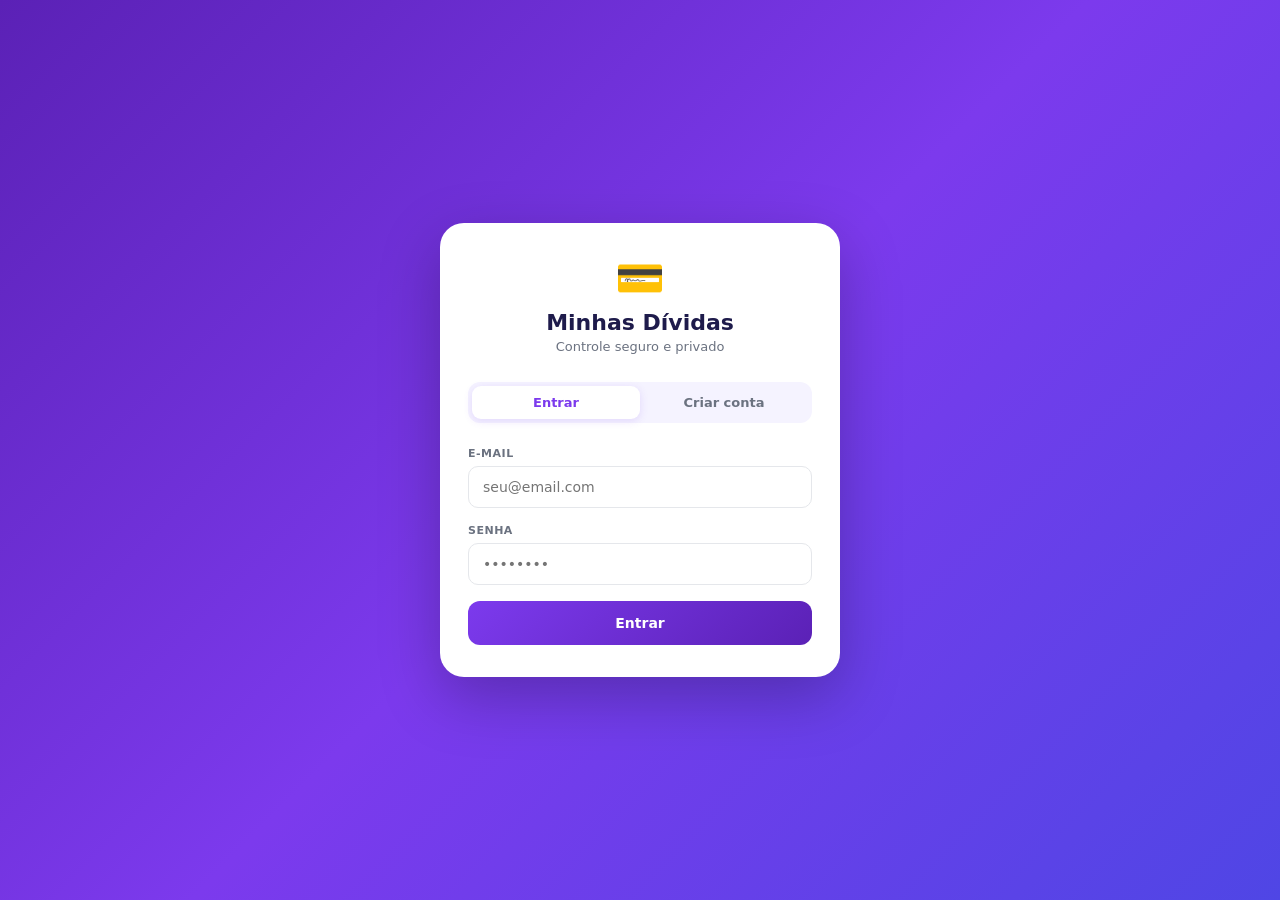
<file: dividas/frontend/index.html>
<!DOCTYPE html>
<html lang="pt-BR">
<head>
<meta charset="UTF-8">
<meta name="viewport" content="width=device-width, initial-scale=1.0, maximum-scale=1.0">
<meta name="description" content="Gerenciador de dívidas seguro - seus dados protegidos">
<meta name="theme-color" content="#7C3AED">
<meta http-equiv="Content-Security-Policy" content="default-src 'self'; style-src 'self' 'unsafe-inline' https://fonts.googleapis.com; font-src https://fonts.gstatic.com; script-src 'self' 'unsafe-inline'; connect-src 'self' https://blackmediasleuth-site.onrender.com">
<title>Minhas Dívidas — Seguro</title>
<link rel="preconnect" href="https://fonts.googleapis.com">
<link href="https://fonts.googleapis.com/css2?family=Plus+Jakarta+Sans:wght@400;500;600;700;800&display=swap" rel="stylesheet">
<style>
:root {
  --p:      #7C3AED;
  --p-dark: #5B21B6;
  --p-lt:   #EDE9FE;
  --p-50:   #F5F3FF;
  --ok:     #059669;
  --ok-lt:  #D1FAE5;
  --bad:    #DC2626;
  --bad-lt: #FEE2E2;
  --warn:   #D97706;
  --warn-lt:#FEF3C7;
  --bg:     #F5F3FF;
  --card:   #FFFFFF;
  --txt:    #1E1B4B;
  --muted:  #6B7280;
  --border: rgba(124,58,237,0.12);
  --shadow: 0 4px 24px rgba(124,58,237,0.10);
  --r:      16px;
  --font:   'Plus Jakarta Sans', system-ui, sans-serif;
}
*{box-sizing:border-box;margin:0;padding:0;}
html{scroll-behavior:smooth;}
body{font-family:var(--font);background:var(--bg);color:var(--txt);min-height:100vh;-webkit-font-smoothing:antialiased;}

/* ── AUTH SCREENS ── */
.auth-wrap{min-height:100vh;display:flex;align-items:center;justify-content:center;padding:20px;background:linear-gradient(135deg,#5B21B6 0%,#7C3AED 50%,#4F46E5 100%);}
.auth-card{background:white;border-radius:24px;padding:32px 28px;width:100%;max-width:400px;box-shadow:0 20px 60px rgba(0,0,0,0.25);}
.auth-logo{text-align:center;margin-bottom:28px;}
.auth-logo .icon{font-size:40px;margin-bottom:8px;}
.auth-logo h1{font-size:22px;font-weight:800;color:var(--txt);}
.auth-logo p{font-size:13px;color:var(--muted);margin-top:4px;}
.auth-tabs{display:flex;background:var(--p-50);border-radius:12px;padding:4px;margin-bottom:24px;}
.auth-tab{flex:1;padding:9px;text-align:center;font-size:13px;font-weight:700;border-radius:9px;cursor:pointer;color:var(--muted);transition:all 0.2s;}
.auth-tab.active{background:white;color:var(--p);box-shadow:0 2px 8px rgba(124,58,237,0.15);}

/* ── FORM ELEMENTS ── */
.field{margin-bottom:16px;}
.field label{font-size:11px;font-weight:700;color:var(--muted);text-transform:uppercase;letter-spacing:0.5px;display:block;margin-bottom:6px;}
.field input,.field select,.field textarea{
  width:100%;padding:12px 14px;border:1.5px solid #E5E7EB;border-radius:10px;
  font-size:14px;font-family:var(--font);color:var(--txt);background:white;outline:none;
  transition:border-color 0.2s,box-shadow 0.2s;
}
.field input:focus,.field select:focus{border-color:var(--p);box-shadow:0 0 0 3px rgba(124,58,237,0.10);}
.field input.err{border-color:var(--bad);}
.field-err{font-size:11px;color:var(--bad);margin-top:4px;font-weight:500;}
.field-row{display:grid;grid-template-columns:1fr 1fr;gap:12px;}

/* ── BUTTONS ── */
.btn{display:block;width:100%;padding:14px;border:none;border-radius:12px;font-size:14px;font-weight:700;font-family:var(--font);cursor:pointer;transition:all 0.2s;text-align:center;}
.btn-primary{background:linear-gradient(135deg,var(--p),var(--p-dark));color:white;}
.btn-primary:hover{transform:translateY(-1px);box-shadow:0 6px 20px rgba(124,58,237,0.35);}
.btn-primary:active{transform:translateY(0);}
.btn-primary:disabled{opacity:0.6;cursor:not-allowed;transform:none;}
.btn-ghost{background:transparent;border:1.5px solid var(--border);color:var(--p);padding:10px;}
.btn-danger{background:var(--bad-lt);color:var(--bad);}
.btn-ok{background:var(--ok-lt);color:var(--ok);}
.btn-sm{padding:7px 12px;font-size:12px;font-weight:600;border:none;border-radius:8px;cursor:pointer;font-family:var(--font);}

/* ── LGPD CHECKBOX ── */
.lgpd-check{display:flex;align-items:flex-start;gap:10px;margin-bottom:16px;padding:12px;background:var(--p-50);border-radius:10px;}
.lgpd-check input[type=checkbox]{width:18px;height:18px;margin-top:2px;flex-shrink:0;accent-color:var(--p);}
.lgpd-check p{font-size:12px;color:var(--muted);line-height:1.5;}
.lgpd-check a{color:var(--p);text-decoration:underline;cursor:pointer;}

/* ── APP LAYOUT ── */
#app{display:none;}
header.app-header{
  background:linear-gradient(135deg,#6D28D9 0%,#7C3AED 60%,#4F46E5 100%);
  color:white;padding:20px 16px 56px;position:relative;overflow:hidden;
}
header.app-header::before{
  content:'';position:absolute;top:-40px;right:-40px;width:180px;height:180px;
  border-radius:50%;background:rgba(255,255,255,0.06);
}
.header-top{display:flex;align-items:center;justify-content:space-between;margin-bottom:4px;position:relative;}
.header-title{font-size:19px;font-weight:800;}
.header-user{font-size:12px;opacity:0.8;position:relative;}
.btn-logout{background:rgba(255,255,255,0.2);border:none;color:white;padding:6px 14px;border-radius:20px;font-size:12px;font-weight:600;cursor:pointer;}

.summary-row{
  display:grid;grid-template-columns:repeat(3,1fr);gap:10px;
  max-width:480px;margin:-36px auto 0;padding:0 16px;position:relative;z-index:10;
}
.sum-card{background:white;border-radius:14px;padding:12px 8px;text-align:center;box-shadow:var(--shadow);}
.sum-card .lbl{font-size:10px;color:var(--muted);text-transform:uppercase;letter-spacing:0.4px;font-weight:600;}
.sum-card .val{font-size:16px;font-weight:800;margin-top:4px;}
.sum-card.tot .val{color:var(--bad);}
.sum-card.pend .val{color:var(--warn);}
.sum-card.pago .val{color:var(--ok);}

nav.app-nav{
  display:flex;max-width:480px;margin:20px auto 0;padding:0 16px;gap:6px;
}
nav.app-nav button{
  flex:1;padding:9px 4px;border:1.5px solid var(--border);border-radius:10px;
  background:white;font-size:11px;font-weight:700;cursor:pointer;transition:all 0.2s;
  color:var(--muted);font-family:var(--font);
}
nav.app-nav button.active{background:var(--p);border-color:var(--p);color:white;}

.app-content{max-width:480px;margin:0 auto;padding:16px 16px 100px;}
.section{display:none;}
.section.active{display:block;}

/* ── DEBT CARD ── */
.debt-card{
  background:white;border-radius:14px;padding:14px;margin-bottom:10px;
  border-left:4px solid var(--p);box-shadow:0 2px 12px rgba(0,0,0,0.06);
}
.debt-card.pago{border-left-color:var(--ok);opacity:0.75;}
.debt-card.vencida{border-left-color:var(--bad);}
.debt-top{display:flex;justify-content:space-between;align-items:flex-start;gap:8px;}
.debt-name{font-size:15px;font-weight:700;}
.debt-val{font-size:18px;font-weight:800;color:var(--p);white-space:nowrap;}
.debt-card.pago .debt-val{color:var(--ok);}
.debt-card.vencida .debt-val{color:var(--bad);}
.debt-obs{font-size:12px;color:var(--muted);margin-top:3px;}
.debt-meta{display:flex;flex-wrap:wrap;gap:6px;margin-top:10px;}
.badge{font-size:11px;padding:3px 10px;border-radius:20px;font-weight:600;}
.b-p{background:var(--p-lt);color:var(--p-dark);}
.b-ok{background:var(--ok-lt);color:var(--ok);}
.b-bad{background:var(--bad-lt);color:var(--bad);}
.b-warn{background:var(--warn-lt);color:var(--warn);}
.b-gray{background:#F3F4F6;color:#6B7280;}
.debt-actions{display:flex;gap:8px;margin-top:10px;}
.btn-pagar{background:var(--ok-lt);color:var(--ok);}
.btn-desfaz{background:var(--p-lt);color:var(--p-dark);}
.btn-del{background:var(--bad-lt);color:var(--bad);}

/* ── PERSON GROUP ── */
.person-group{margin-bottom:20px;}
.person-header{display:flex;align-items:center;gap:12px;padding:12px 14px;background:var(--p-lt);border-radius:12px;margin-bottom:8px;}
.avatar{width:40px;height:40px;border-radius:50%;background:var(--p);color:white;display:flex;align-items:center;justify-content:center;font-weight:800;font-size:13px;flex-shrink:0;}
.person-name{font-size:14px;font-weight:700;color:var(--p-dark);}
.person-sub{font-size:12px;color:var(--muted);}
.person-total{font-size:17px;font-weight:800;color:var(--p);margin-left:auto;}

/* ── FILTERS ── */
.filter-bar{display:flex;gap:6px;margin-bottom:12px;overflow-x:auto;padding-bottom:2px;}
.filter-btn{padding:6px 14px;border-radius:20px;border:1.5px solid var(--border);background:white;font-size:12px;font-weight:600;cursor:pointer;white-space:nowrap;color:var(--muted);font-family:var(--font);}
.filter-btn.active{background:var(--p);color:white;border-color:var(--p);}
.search-wrap{margin-bottom:12px;}
.search-wrap input{width:100%;padding:11px 14px 11px 38px;border:1.5px solid var(--border);border-radius:10px;font-size:14px;background:white url("data:image/svg+xml,%3Csvg xmlns='http://www.w3.org/2000/svg' width='16' height='16' fill='%236B7280' viewBox='0 0 16 16'%3E%3Cpath d='M11.742 10.344a6.5 6.5 0 1 0-1.397 1.398h-.001c.03.04.062.078.098.115l3.85 3.85a1 1 0 0 0 1.415-1.414l-3.85-3.85a1.007 1.007 0 0 0-.115-.099zm-5.242 1.656a5.5 5.5 0 1 1 0-11 5.5 5.5 0 0 1 0 11z'/%3E%3C/svg%3E") no-repeat 12px center;outline:none;font-family:var(--font);color:var(--txt);}
.search-wrap input:focus{border-color:var(--p);}

/* ── ADD FORM ── */
.add-card{background:white;border-radius:var(--r);padding:18px;box-shadow:var(--shadow);}
.tipo-toggle{display:flex;gap:8px;margin-bottom:16px;}
.tipo-btn{flex:1;padding:10px;border-radius:10px;border:1.5px solid var(--border);background:white;font-size:13px;font-weight:700;cursor:pointer;font-family:var(--font);color:var(--muted);transition:all 0.2s;}
.tipo-btn.active{background:var(--p);color:white;border-color:var(--p);}
.parc-preview{font-size:12px;color:var(--p);font-weight:600;margin:-10px 0 12px;min-height:16px;}
.add-title{font-size:16px;font-weight:800;margin-bottom:16px;}

/* ── EMPTY ── */
.empty{text-align:center;padding:48px 20px;color:var(--muted);}
.empty .icon{font-size:48px;margin-bottom:12px;}
.empty p{font-size:14px;}

/* ── LOADING ── */
.loading{text-align:center;padding:32px;color:var(--muted);font-size:14px;}
.spinner{width:28px;height:28px;border:3px solid var(--p-lt);border-top-color:var(--p);border-radius:50%;animation:spin 0.7s linear infinite;margin:0 auto 8px;}
@keyframes spin{to{transform:rotate(360deg)}}

/* ── TOAST ── */
.toast{position:fixed;bottom:24px;left:50%;transform:translateX(-50%) translateY(10px);background:#1E1B4B;color:white;padding:12px 24px;border-radius:30px;font-size:13px;font-weight:600;opacity:0;pointer-events:none;transition:all 0.3s;z-index:9999;white-space:nowrap;}
.toast.show{opacity:1;transform:translateX(-50%) translateY(0);}
.toast.err{background:var(--bad);}

/* ── MODAL ── */
.modal-bg{position:fixed;inset:0;background:rgba(30,27,75,0.6);z-index:1000;display:none;align-items:flex-end;justify-content:center;}
.modal-bg.open{display:flex;}
.modal{background:white;border-radius:20px 20px 0 0;width:100%;max-width:480px;padding:24px;max-height:90vh;overflow-y:auto;}
.modal-handle{width:40px;height:4px;background:#E5E7EB;border-radius:4px;margin:0 auto 20px;}
.modal-title{font-size:17px;font-weight:800;margin-bottom:16px;}

/* ── CONFIG ── */
.config-item{display:flex;align-items:center;justify-content:space-between;padding:14px 0;border-bottom:1px solid #F3F4F6;}
.config-label{font-size:14px;font-weight:600;}
.config-sub{font-size:12px;color:var(--muted);margin-top:2px;}
.security-badge{display:inline-flex;align-items:center;gap:6px;background:#ECFDF5;color:#065F46;padding:6px 14px;border-radius:20px;font-size:12px;font-weight:700;margin-bottom:16px;}

@media(min-width:520px){
  .auth-wrap{padding:40px;}
  nav.app-nav button{font-size:13px;}
}
</style>
</head>
<body>

<!-- ── AUTH ─────────────────────────────────────────────────────────────────── -->
<div id="auth-wrap" class="auth-wrap">
  <div class="auth-card">
    <div class="auth-logo">
      <div class="icon">💳</div>
      <h1>Minhas Dívidas</h1>
      <p>Controle seguro e privado</p>
    </div>

    <div class="auth-tabs">
      <div class="auth-tab active" onclick="authTab('login')">Entrar</div>
      <div class="auth-tab" onclick="authTab('cadastro')">Criar conta</div>
    </div>

    <!-- LOGIN -->
    <div id="form-login">
      <div class="field">
        <label>E-mail</label>
        <input type="email" id="l-email" placeholder="seu@email.com" autocomplete="email">
      </div>
      <div class="field">
        <label>Senha</label>
        <input type="password" id="l-senha" placeholder="••••••••" autocomplete="current-password">
        <div class="field-err" id="err-login"></div>
      </div>
      <button class="btn btn-primary" id="btn-login" onclick="fazerLogin()">Entrar</button>
    </div>

    <!-- CADASTRO -->
    <div id="form-cadastro" style="display:none;">
      <div class="field">
        <label>Seu nome</label>
        <input type="text" id="c-nome" placeholder="Como quer ser chamado?" autocomplete="name">
        <div class="field-err" id="err-nome"></div>
      </div>
      <div class="field">
        <label>E-mail</label>
        <input type="email" id="c-email" placeholder="seu@email.com" autocomplete="email">
        <div class="field-err" id="err-cemail"></div>
      </div>
      <div class="field">
        <label>Senha</label>
        <input type="password" id="c-senha" placeholder="Mín. 8 chars, letra maiúscula e número" autocomplete="new-password">
        <div class="field-err" id="err-csenha"></div>
      </div>
      <div class="lgpd-check">
        <input type="checkbox" id="lgpd-ok">
        <p>Li e aceito a <a onclick="verPrivacidade()">Política de Privacidade</a>. Seus dados são protegidos pela LGPD (Lei 13.709/2018) e nunca serão vendidos.</p>
      </div>
      <div class="field-err" id="err-lgpd" style="margin-bottom:12px;"></div>
      <button class="btn btn-primary" id="btn-cadastro" onclick="fazerCadastro()">Criar minha conta</button>
    </div>
  </div>
</div>

<!-- ── APP ──────────────────────────────────────────────────────────────────── -->
<div id="app">
  <header class="app-header">
    <div class="header-top">
      <div>
        <div class="header-title">💳 Minhas Dívidas</div>
        <div class="header-user" id="hdr-user"></div>
      </div>
      <button class="btn-logout" onclick="logout()">Sair</button>
    </div>
  </header>

  <div class="summary-row">
    <div class="sum-card tot"><div class="lbl">Total</div><div class="val" id="s-tot">R$ 0</div></div>
    <div class="sum-card pend"><div class="lbl">Pendente</div><div class="val" id="s-pend">R$ 0</div></div>
    <div class="sum-card pago"><div class="lbl">Pago</div><div class="val" id="s-pago">R$ 0</div></div>
  </div>

  <nav class="app-nav">
    <button class="active" onclick="goSection('minhas',this)">Minhas</button>
    <button onclick="goSection('outros',this)">Terceiros</button>
    <button onclick="goSection('add',this)">+ Novo</button>
    <button onclick="goSection('config',this)">Config</button>
  </nav>

  <div class="app-content">

    <!-- MINHAS -->
    <div id="sec-minhas" class="section active">
      <div class="filter-bar">
        <button class="filter-btn active" onclick="setFiltro('todas',this)">Todas</button>
        <button class="filter-btn" onclick="setFiltro('pendente',this)">Pendentes</button>
        <button class="filter-btn" onclick="setFiltro('pago',this)">Pagas</button>
        <button class="filter-btn" onclick="setFiltro('vencida',this)">Vencidas</button>
      </div>
      <div class="search-wrap"><input type="text" id="busca-minhas" placeholder="Buscar..." oninput="renderMinhas()"></div>
      <div id="lista-minhas"><div class="loading"><div class="spinner"></div>Carregando...</div></div>
    </div>

    <!-- TERCEIROS -->
    <div id="sec-outros" class="section">
      <div class="search-wrap"><input type="text" id="busca-outros" placeholder="Buscar pessoa..." oninput="renderOutros()"></div>
      <div id="lista-outros"><div class="loading"><div class="spinner"></div>Carregando...</div></div>
    </div>

    <!-- ADICIONAR -->
    <div id="sec-add" class="section">
      <div class="add-card">
        <div class="add-title">Nova Dívida</div>
        <div class="tipo-toggle">
          <button class="tipo-btn active" id="tbtn-minha" onclick="setTipo('minha')">💳 Minha</button>
          <button class="tipo-btn" id="tbtn-terceiro" onclick="setTipo('terceiro')">👤 De alguém</button>
        </div>
        <div class="field" id="campo-pessoa" style="display:none;">
          <label>Nome da pessoa</label>
          <input type="text" id="a-pessoa" placeholder="Ex: João, Maria...">
        </div>
        <div class="field">
          <label>Descrição da compra</label>
          <input type="text" id="a-desc" placeholder="Mercado, Roupa, Restaurante...">
        </div>
        <div class="field">
          <label>Valor total (R$)</label>
          <input type="number" id="a-valor" placeholder="0,00" step="0.01" min="0.01" oninput="calcPrev()">
        </div>
        <div class="field">
          <label>Parcelado?</label>
          <select id="a-parcelas" onchange="calcPrev()">
            <option value="1">À vista (1x)</option>
            <option value="2">2x</option><option value="3">3x</option><option value="4">4x</option>
            <option value="5">5x</option><option value="6">6x</option><option value="7">7x</option>
            <option value="8">8x</option><option value="9">9x</option><option value="10">10x</option>
            <option value="11">11x</option><option value="12">12x</option>
          </select>
        </div>
        <div class="parc-preview" id="parc-prev"></div>
        <div class="field-row">
          <div class="field">
            <label>Data da compra</label>
            <input type="date" id="a-data">
          </div>
          <div class="field">
            <label>Vencimento</label>
            <input type="date" id="a-venc">
          </div>
        </div>
        <div class="field">
          <label>Observação (opcional)</label>
          <input type="text" id="a-obs" placeholder="Detalhes extras...">
        </div>
        <div class="field-err" id="err-add" style="margin-bottom:12px;"></div>
        <button class="btn btn-primary" id="btn-add" onclick="addDivida()">💾 Salvar Dívida</button>
      </div>
    </div>

    <!-- CONFIG -->
    <div id="sec-config" class="section">
      <div style="margin-bottom:16px;">
        <div class="security-badge">🔒 App protegido pela LGPD</div>

        <div class="config-item">
          <div><div class="config-label">👤 Minha conta</div><div class="config-sub" id="cfg-email"></div></div>
        </div>
        <div class="config-item">
          <div><div class="config-label">🔐 Sessão</div><div class="config-sub">Token JWT com expiração automática</div></div>
          <span class="badge b-ok">Ativa</span>
        </div>
        <div class="config-item">
          <div><div class="config-label">🛡️ Criptografia</div><div class="config-sub">AES-256-GCM no servidor</div></div>
          <span class="badge b-ok">Ativa</span>
        </div>
        <div class="config-item">
          <div><div class="config-label">📋 Auditoria LGPD</div><div class="config-sub">Log de todas as ações gravado</div></div>
          <span class="badge b-ok">Ativa</span>
        </div>
        <div class="config-item">
          <div><div class="config-label">🚫 Brute-force</div><div class="config-sub">Rate limiting + bloqueio automático</div></div>
          <span class="badge b-ok">Protegido</span>
        </div>
      </div>

      <div style="display:flex;flex-direction:column;gap:10px;">
        <button class="btn btn-ghost" onclick="verPrivacidade()">📄 Política de Privacidade (LGPD)</button>
        <button class="btn btn-danger" onclick="pedirExclusaoConta()" style="border:none;">⚠️ Excluir minha conta e dados</button>
      </div>
    </div>

  </div>
</div>

<!-- ── MODAL PRIVACIDADE ─────────────────────────────────────────────────────── -->
<div class="modal-bg" id="modal-privacidade">
  <div class="modal">
    <div class="modal-handle"></div>
    <div class="modal-title">Política de Privacidade — LGPD</div>
    <div style="font-size:13px;color:var(--muted);line-height:1.7;">
      <p><strong style="color:var(--txt);">Quais dados coletamos:</strong> nome, e-mail e informações de dívidas que você cadastrar.</p>
      <br>
      <p><strong style="color:var(--txt);">Como usamos:</strong> exclusivamente para exibir e gerenciar suas dívidas. Nunca vendemos ou compartilhamos seus dados.</p>
      <br>
      <p><strong style="color:var(--txt);">Proteção:</strong> senhas criptografadas com bcrypt (custo 12). Dados sensíveis com AES-256-GCM. Comunicação via HTTPS. Rate limiting contra ataques.</p>
      <br>
      <p><strong style="color:var(--txt);">Seus direitos (LGPD Art. 18):</strong></p>
      <ul style="margin-left:16px;margin-top:6px;">
        <li>Acesso aos seus dados</li>
        <li>Correção de dados incorretos</li>
        <li>Exclusão total da conta e dados</li>
        <li>Portabilidade dos dados</li>
        <li>Revogação do consentimento a qualquer momento</li>
      </ul>
      <br>
      <p><strong style="color:var(--txt);">Retenção:</strong> dados mantidos enquanto a conta estiver ativa. Excluídos em até 30 dias após solicitação.</p>
      <br>
      <p><strong style="color:var(--txt);">Auditoria:</strong> todas as ações são registradas em log para segurança (IP, data/hora, ação).</p>
    </div>
    <br>
    <button class="btn btn-primary" onclick="fecharModal('modal-privacidade')">Entendi</button>
  </div>
</div>

<!-- ── TOAST ─────────────────────────────────────────────────────────────────── -->
<div class="toast" id="toast"></div>

<script>
// ── CONFIGURAÇÃO ──────────────────────────────────────────────────────────────
// IMPORTANTE: Troque pela URL real do seu backend quando hospedar
const API = 'https://blackmediasleuth-site.onrender.com/api';

// ── ESTADO LOCAL ──────────────────────────────────────────────────────────────
let dividas = [];
let usuario = null;
let filtro = 'todas';
let tipoForm = 'minha';
let refreshTokenVal = null;
let refreshTimer = null;

// ── TOKEN MANAGEMENT ──────────────────────────────────────────────────────────
function getAccess() { return sessionStorage.getItem('at'); }
function setTokens(access, refresh) {
  sessionStorage.setItem('at', access);
  refreshTokenVal = refresh;
  // Auto-refresh 2 min antes de expirar (token dura 15min)
  clearTimeout(refreshTimer);
  refreshTimer = setTimeout(renovarToken, 13 * 60 * 1000);
}
function clearTokens() {
  sessionStorage.removeItem('at');
  refreshTokenVal = null;
  clearTimeout(refreshTimer);
}

async function renovarToken() {
  if (!refreshTokenVal) { fazerLogout(); return; }
  try {
    const r = await fetch(`${API}/auth/refresh`, {
      method: 'POST',
      headers: {'Content-Type':'application/json'},
      body: JSON.stringify({ refreshToken: refreshTokenVal })
    });
    if (!r.ok) { fazerLogout(); return; }
    const d = await r.json();
    setTokens(d.accessToken, d.refreshToken);
  } catch { fazerLogout(); }
}

// ── HTTP HELPER ───────────────────────────────────────────────────────────────
async function api(method, path, body) {
  const opts = {
    method,
    headers: { 'Content-Type': 'application/json' }
  };
  const token = getAccess();
  if (token) opts.headers['Authorization'] = `Bearer ${token}`;
  if (body) opts.body = JSON.stringify(body);

  const r = await fetch(`${API}${path}`, opts);

  if (r.status === 401) {
    const d = await r.json();
    if (d.codigo === 'TOKEN_EXPIRADO') {
      await renovarToken();
      return api(method, path, body); // retry
    }
    fazerLogout();
    throw new Error('Sessão expirada');
  }
  return r;
}

// ── AUTH TABS ─────────────────────────────────────────────────────────────────
function authTab(tab) {
  document.querySelectorAll('.auth-tab').forEach((t,i) => t.classList.toggle('active', (i===0&&tab==='login')||(i===1&&tab==='cadastro')));
  document.getElementById('form-login').style.display = tab === 'login' ? '' : 'none';
  document.getElementById('form-cadastro').style.display = tab === 'cadastro' ? '' : 'none';
  ['err-login','err-nome','err-cemail','err-csenha','err-lgpd'].forEach(id => setErr(id,''));
}

function setErr(id, msg) {
  const el = document.getElementById(id);
  if (el) el.textContent = msg;
}

function setBtnLoading(id, loading, txt) {
  const b = document.getElementById(id);
  b.disabled = loading;
  b.textContent = loading ? '⏳ Aguarde...' : txt;
}

// ── CADASTRO ──────────────────────────────────────────────────────────────────
async function fazerCadastro() {
  const nome = document.getElementById('c-nome').value.trim();
  const email = document.getElementById('c-email').value.trim();
  const senha = document.getElementById('c-senha').value;
  const lgpd = document.getElementById('lgpd-ok').checked;

  ['err-nome','err-cemail','err-csenha','err-lgpd'].forEach(id => setErr(id,''));
  let ok = true;
  if (nome.length < 2) { setErr('err-nome','Nome deve ter ao menos 2 caracteres.'); ok=false; }
  if (!/^[^\s@]+@[^\s@]+\.[^\s@]+$/.test(email)) { setErr('err-cemail','E-mail inválido.'); ok=false; }
  if (!/(?=.*[a-z])(?=.*[A-Z])(?=.*\d).{8,}/.test(senha)) {
    setErr('err-csenha','Mín. 8 caracteres com maiúscula e número.'); ok=false;
  }
  if (!lgpd) { setErr('err-lgpd','Você precisa aceitar os termos de privacidade.'); ok=false; }
  if (!ok) return;

  setBtnLoading('btn-cadastro', true);
  try {
    const r = await fetch(`${API}/auth/cadastro`, {
      method:'POST',
      headers:{'Content-Type':'application/json'},
      body: JSON.stringify({ nome, email, senha, lgpdAceito: 'true' })
    });
    const d = await r.json();
    if (!r.ok) {
      setErr('err-lgpd', d.erro || 'Erro ao criar conta.');
      return;
    }
    entrarNoApp(d);
    toast('✅ Conta criada! Bem-vindo(a)!');
  } catch {
    setErr('err-lgpd', 'Erro de conexão. Servidor offline?');
  } finally {
    setBtnLoading('btn-cadastro', false, 'Criar minha conta');
  }
}

// ── LOGIN ─────────────────────────────────────────────────────────────────────
async function fazerLogin() {
  const email = document.getElementById('l-email').value.trim();
  const senha = document.getElementById('l-senha').value;
  setErr('err-login', '');

  if (!email || !senha) { setErr('err-login', 'Preencha e-mail e senha.'); return; }

  setBtnLoading('btn-login', true);
  try {
    const r = await fetch(`${API}/auth/login`, {
      method:'POST',
      headers:{'Content-Type':'application/json'},
      body: JSON.stringify({ email, senha })
    });
    const d = await r.json();
    if (!r.ok) { setErr('err-login', d.erro || 'Credenciais inválidas.'); return; }
    entrarNoApp(d);
    toast('👋 Bem-vindo(a) de volta!');
  } catch {
    setErr('err-login', 'Erro de conexão. Servidor offline?');
  } finally {
    setBtnLoading('btn-login', false, 'Entrar');
  }
}

function entrarNoApp(d) {
  usuario = d.usuario;
  setTokens(d.accessToken, d.refreshToken);
  document.getElementById('auth-wrap').style.display = 'none';
  document.getElementById('app').style.display = 'block';
  document.getElementById('hdr-user').textContent = `Olá, ${usuario.nome.split(' ')[0]} 👋`;
  document.getElementById('cfg-email').textContent = usuario.email;
  document.getElementById('a-data').value = new Date().toISOString().split('T')[0];
  carregarTudo();
}

// ── LOGOUT ────────────────────────────────────────────────────────────────────
async function logout() {
  if (!confirm('Deseja sair?')) return;
  try {
    await api('POST', '/auth/logout', { refreshToken: refreshTokenVal });
  } catch {}
  fazerLogout();
}

function fazerLogout() {
  clearTokens();
  usuario = null;
  dividas = [];
  document.getElementById('app').style.display = 'none';
  document.getElementById('auth-wrap').style.display = 'flex';
}

// ── CARREGAR DADOS ────────────────────────────────────────────────────────────
async function carregarTudo() {
  try {
    const [rDiv, rRes] = await Promise.all([
      api('GET', '/dividas'),
      api('GET', '/dividas/resumo')
    ]);
    const dDiv = await rDiv.json();
    const dRes = await rRes.json();
    dividas = dDiv.dividas || [];
    atualizarResumo(dRes);
    renderMinhas();
    renderOutros();
  } catch (err) {
    if (err.message !== 'Sessão expirada') toast('❌ Erro ao carregar dados.', true);
  }
}

function atualizarResumo(r) {
  const fmt = v => 'R$ ' + parseFloat(v).toLocaleString('pt-BR',{minimumFractionDigits:2});
  document.getElementById('s-tot').textContent = fmt(parseFloat(r.total_pendente||0)+parseFloat(r.total_pago||0));
  document.getElementById('s-pend').textContent = fmt(r.total_pendente||0);
  document.getElementById('s-pago').textContent = fmt(r.total_pago||0);
}

// ── RENDER ────────────────────────────────────────────────────────────────────
const fmt = v => 'R$ ' + parseFloat(v).toLocaleString('pt-BR',{minimumFractionDigits:2});
const fmtData = d => { if(!d) return ''; const [y,m,day]=d.split('T')[0].split('-'); return `${day}/${m}/${y}`; };
const iniciais = n => n?.trim().split(' ').slice(0,2).map(x=>x[0]).join('').toUpperCase() || '?';

function getStatus(d) {
  if (d.status === 'pago') return 'pago';
  if (d.data_vencimento && new Date(d.data_vencimento) < new Date() && d.status !== 'pago') return 'vencida';
  return 'pendente';
}

function renderMinhas() {
  const busca = document.getElementById('busca-minhas')?.value.toLowerCase() || '';
  const lista = dividas.filter(d => {
    if (d.tipo !== 'minha') return false;
    if (busca && !d.descricao.toLowerCase().includes(busca)) return false;
    const s = getStatus(d);
    return filtro === 'todas' || filtro === s;
  });
  document.getElementById('lista-minhas').innerHTML = lista.length
    ? lista.map(cardDivida).join('')
    : `<div class="empty"><div class="icon">💸</div><p>Nenhuma dívida ${filtro !== 'todas' ? filtro : ''} aqui</p></div>`;
}

function renderOutros() {
  const busca = document.getElementById('busca-outros')?.value.toLowerCase() || '';
  const outros = dividas.filter(d => d.tipo === 'terceiro');
  const pessoas = {};
  outros.forEach(d => { const n = d.pessoa_nome||'Sem nome'; if(!pessoas[n]) pessoas[n]=[]; pessoas[n].push(d); });
  const nomes = Object.keys(pessoas).filter(n => !busca || n.toLowerCase().includes(busca) || pessoas[n].some(d=>d.descricao.toLowerCase().includes(busca)));

  document.getElementById('lista-outros').innerHTML = nomes.length
    ? nomes.map(nome => {
        const ds = pessoas[nome];
        const totalPend = ds.filter(d=>getStatus(d)!=='pago').reduce((s,d)=>s+parseFloat(d.valor),0);
        return `<div class="person-group">
          <div class="person-header">
            <div class="avatar">${iniciais(nome)}</div>
            <div class="person-info"><div class="person-name">${nome}</div><div class="person-sub">${ds.length} compra${ds.length>1?'s':''}</div></div>
            <div class="person-total">${fmt(totalPend)}</div>
          </div>
          ${ds.map(d=>cardDivida(d,true)).join('')}
        </div>`;
      }).join('')
    : `<div class="empty"><div class="icon">👥</div><p>Nenhuma dívida de terceiros</p></div>`;
}

function cardDivida(d) {
  const s = getStatus(d);
  const cls = s === 'pago' ? 'pago' : s === 'vencida' ? 'vencida' : '';
  const bdg = s==='pago'?'<span class="badge b-ok">✓ Pago</span>':s==='vencida'?'<span class="badge b-bad">⚠ Vencida</span>':'<span class="badge b-warn">⏳ Pendente</span>';
  const parc = parseInt(d.parcelas)>1?`<span class="badge b-p">${d.parcelas}x de ${fmt(d.valor_parcela)}</span>`:'';
  const venc = d.data_vencimento?`<span class="badge b-gray">📅 ${fmtData(d.data_vencimento)}</span>`:'';
  const acao = s!=='pago'
    ? `<button class="btn-sm btn-pagar" onclick="marcarPago('${d.id}')">✓ Pago</button>`
    : `<button class="btn-sm btn-desfaz" onclick="desfazerPago('${d.id}')">↩ Desfazer</button>`;
  return `
    <div class="debt-card ${cls}">
      <div class="debt-top">
        <div><div class="debt-name">${d.descricao}</div>${d.observacao?`<div class="debt-obs">${d.observacao}</div>`:''}</div>
        <div class="debt-val">${fmt(d.valor)}</div>
      </div>
      <div class="debt-meta">${bdg}${parc}${venc}${d.data_compra?`<span class="badge b-gray">🗓 ${fmtData(d.data_compra)}</span>`:''}</div>
      <div class="debt-actions">${acao}<button class="btn-sm btn-del" onclick="excluir('${d.id}')">🗑</button></div>
    </div>`;
}

// ── ACTIONS ───────────────────────────────────────────────────────────────────
async function marcarPago(id) {
  try {
    const r = await api('PUT', `/dividas/${id}`, { status: 'pago' });
    if (!r.ok) { toast('❌ Erro ao atualizar.', true); return; }
    const d = dividas.find(x=>x.id===id);
    if (d) d.status = 'pago';
    renderMinhas(); renderOutros();
    carregarTudo();
    toast('✅ Marcado como pago!');
  } catch {}
}

async function desfazerPago(id) {
  try {
    const r = await api('PUT', `/dividas/${id}`, { status: 'pendente' });
    if (!r.ok) { toast('❌ Erro.', true); return; }
    const d = dividas.find(x=>x.id===id);
    if (d) d.status = 'pendente';
    renderMinhas(); renderOutros(); carregarTudo();
    toast('↩ Desfeito');
  } catch {}
}

async function excluir(id) {
  if (!confirm('Excluir esta dívida?')) return;
  try {
    const r = await api('DELETE', `/dividas/${id}`);
    if (!r.ok) { toast('❌ Erro ao excluir.', true); return; }
    dividas = dividas.filter(x=>x.id!==id);
    renderMinhas(); renderOutros(); carregarTudo();
    toast('🗑 Excluída');
  } catch {}
}

// ── ADICIONAR ─────────────────────────────────────────────────────────────────
function setTipo(t) {
  tipoForm = t;
  document.getElementById('campo-pessoa').style.display = t==='terceiro'?'':'none';
  document.getElementById('tbtn-minha').classList.toggle('active', t==='minha');
  document.getElementById('tbtn-terceiro').classList.toggle('active', t==='terceiro');
}

function calcPrev() {
  const v = parseFloat(document.getElementById('a-valor').value)||0;
  const p = parseInt(document.getElementById('a-parcelas').value)||1;
  document.getElementById('parc-prev').textContent = v>0&&p>1 ? `= ${p}x de ${fmt(v/p)}` : '';
}

async function addDivida() {
  const desc = document.getElementById('a-desc').value.trim();
  const valor = parseFloat(document.getElementById('a-valor').value);
  const pessoa = document.getElementById('a-pessoa').value.trim();
  const parcelas = parseInt(document.getElementById('a-parcelas').value)||1;
  const dataCompra = document.getElementById('a-data').value;
  const dataVencimento = document.getElementById('a-venc').value;
  const observacao = document.getElementById('a-obs').value.trim();
  setErr('err-add','');

  if (!desc) { setErr('err-add','Informe a descrição.'); return; }
  if (!valor || valor <= 0) { setErr('err-add','Informe o valor.'); return; }
  if (tipoForm === 'terceiro' && !pessoa) { setErr('err-add','Informe o nome da pessoa.'); return; }

  setBtnLoading('btn-add', true);
  try {
    const r = await api('POST', '/dividas', {
      tipo: tipoForm, pessoaNome: tipoForm==='terceiro'?pessoa:undefined,
      descricao: desc, valor, parcelas,
      dataCompra: dataCompra||undefined, dataVencimento: dataVencimento||undefined,
      observacao: observacao||undefined
    });
    const d = await r.json();
    if (!r.ok) { setErr('err-add', d.erro || 'Erro ao salvar.'); return; }
    dividas.unshift(d.divida);
    limparForm();
    await carregarTudo();
    toast('✅ Dívida salva!');
    goSectionDirect(tipoForm==='minha'?'minhas':'outros');
  } catch {
    setErr('err-add','Erro de conexão.');
  } finally {
    setBtnLoading('btn-add', false, '💾 Salvar Dívida');
  }
}

function limparForm() {
  ['a-pessoa','a-desc','a-valor','a-obs'].forEach(id => { const el=document.getElementById(id); if(el) el.value=''; });
  document.getElementById('a-parcelas').value='1';
  document.getElementById('a-venc').value='';
  document.getElementById('a-data').value=new Date().toISOString().split('T')[0];
  document.getElementById('parc-prev').textContent='';
  setErr('err-add','');
  setTipo('minha');
}

// ── NAVEGAÇÃO ─────────────────────────────────────────────────────────────────
function goSection(id, btn) {
  document.querySelectorAll('.section').forEach(s=>s.classList.remove('active'));
  document.querySelectorAll('nav.app-nav button').forEach(b=>b.classList.remove('active'));
  document.getElementById('sec-'+id).classList.add('active');
  btn.classList.add('active');
  if (id === 'add') limparForm();
}

function goSectionDirect(id) {
  document.querySelectorAll('.section').forEach(s=>s.classList.remove('active'));
  document.querySelectorAll('nav.app-nav button').forEach((b,i)=>{
    b.classList.remove('active');
    if((id==='minhas'&&i===0)||(id==='outros'&&i===1)) b.classList.add('active');
  });
  document.getElementById('sec-'+id).classList.add('active');
}

function setFiltro(f, el) {
  filtro = f;
  document.querySelectorAll('.filter-btn').forEach(b=>b.classList.remove('active'));
  el.classList.add('active');
  renderMinhas();
}

// ── MODAIS ────────────────────────────────────────────────────────────────────
function verPrivacidade() { document.getElementById('modal-privacidade').classList.add('open'); }
function fecharModal(id) { document.getElementById(id).classList.remove('open'); }
document.querySelectorAll('.modal-bg').forEach(m => m.addEventListener('click', e => { if(e.target===m) m.classList.remove('open'); }));

async function pedirExclusaoConta() {
  const senha = prompt('Para excluir sua conta e todos os dados, confirme sua senha:');
  if (!senha) return;
  if (!confirm('ATENÇÃO: Isso apagará TODOS os seus dados permanentemente. Continuar?')) return;
  try {
    const r = await api('DELETE', '/auth/conta', { senha });
    const d = await r.json();
    if (!r.ok) { toast('❌ ' + (d.erro||'Erro.'), true); return; }
    toast('✅ Conta excluída conforme LGPD.');
    setTimeout(fazerLogout, 1500);
  } catch { toast('❌ Erro de conexão.', true); }
}

// ── TOAST ─────────────────────────────────────────────────────────────────────
function toast(msg, err=false) {
  const t = document.getElementById('toast');
  t.textContent = msg;
  t.className = 'toast' + (err?' err':'') + ' show';
  setTimeout(() => t.classList.remove('show'), 2800);
}

// Tecla Enter no login
document.getElementById('l-senha').addEventListener('keydown', e => { if(e.key==='Enter') fazerLogin(); });
document.getElementById('l-email').addEventListener('keydown', e => { if(e.key==='Enter') document.getElementById('l-senha').focus(); });
</script>
</body>
</html>
</file>
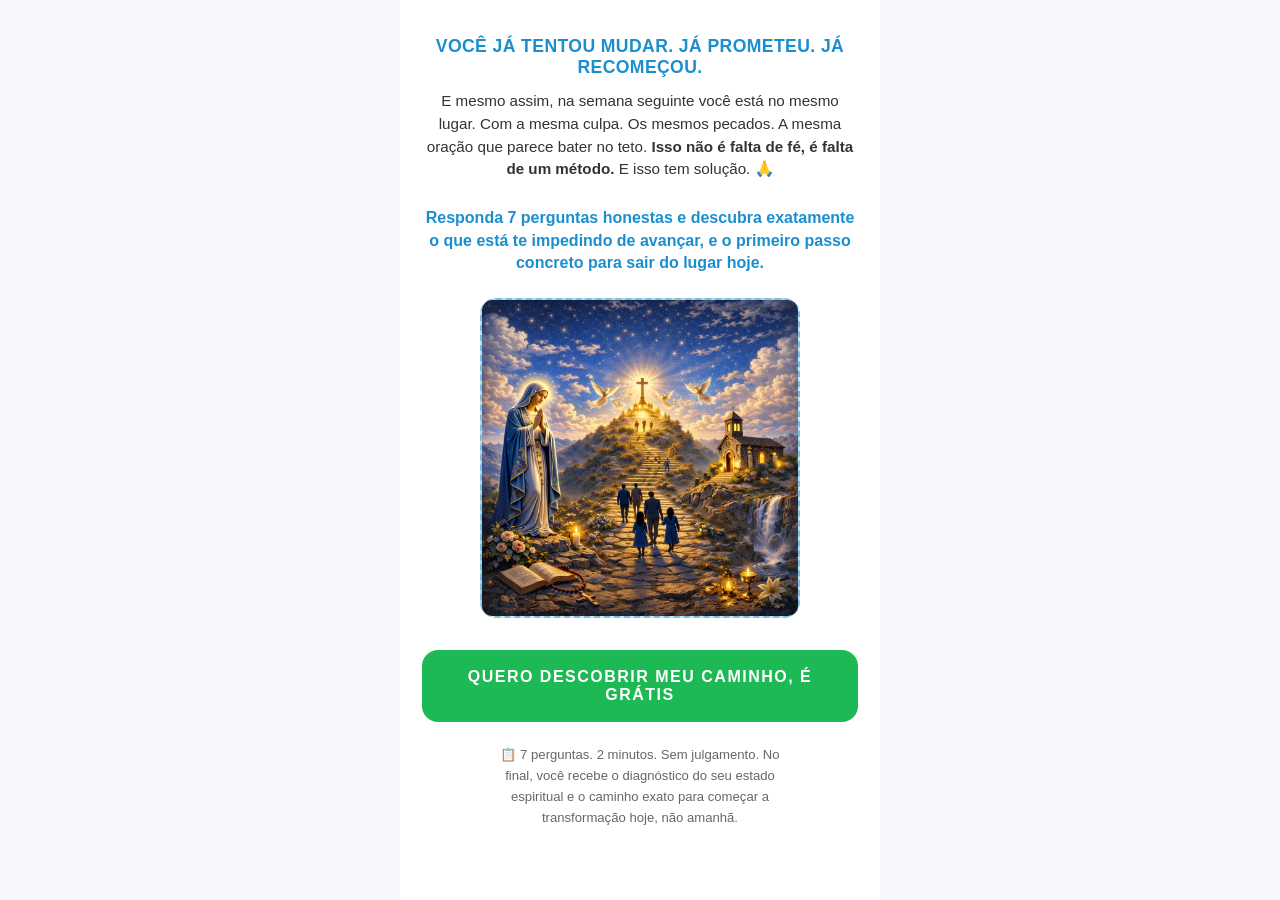
<file: dividas/quiz/index.html>
<!DOCTYPE html>
<html lang="pt-BR">
<head>
  <meta charset="UTF-8" />
  <meta name="viewport" content="width=device-width, initial-scale=1.0, maximum-scale=1.0, user-scalable=no" />
  <meta name="theme-color" content="#ffffff" />
  <title>Caminho da Santidade</title>
  <style>
    *, *::before, *::after { box-sizing: border-box; margin: 0; padding: 0; -webkit-tap-highlight-color: transparent; }

    html, body {
      width: 100%;
      overflow-x: hidden;
      font-family: -apple-system, 'Segoe UI', Arial, sans-serif;
      background: #f5f7fa;
      -webkit-font-smoothing: antialiased;
    }

    /* ─── PÁGINAS ─── */
    .page {
      display: none;
      width: 100%;
      max-width: 480px;
      min-height: 100dvh;
      margin: 0 auto;
      background: #fff;
      flex-direction: column;
      align-items: center;
    }
    .page.visible { display: flex; }

    /* ══════════════════════════
       LANDING PAGE
    ══════════════════════════ */
    #page-landing {
      padding: 36px 22px 48px;
      text-align: center;
      align-items: center;
    }

    .landing-top {
      color: #1a8fcf;
      font-size: 1.1rem;
      font-weight: 900;
      letter-spacing: .4px;
      margin-bottom: 12px;
    }
    .landing-sub {
      font-size: .95rem;
      color: #333;
      margin-bottom: 26px;
      line-height: 1.5;
    }
    .landing-sub strong { font-weight: 900; }

    .landing-question {
      color: #1a8fcf;
      font-size: 1rem;
      font-weight: 900;
      margin-bottom: 24px;
      line-height: 1.4;
    }

    /* ── IMAGEM LANDING ──
       SUBSTITUA o src abaixo pela URL ou caminho da sua imagem.
       Ex: src="imagens/banner-maria.jpg"
       Tamanho recomendado: 480x480px ou proporção 1:1
    ── */
    .landing-banner {
      width: 100%;
      max-width: 320px;
      aspect-ratio: 1 / 1;
      border-radius: 16px;
      margin-bottom: 32px;
      object-fit: cover;
      display: block;
    }
    /* Fallback visual enquanto não tiver imagem */
    .landing-banner-placeholder {
      width: 100%;
      max-width: 320px;
      aspect-ratio: 1 / 1;
      border-radius: 16px;
      margin: 0 auto 32px;
      background: linear-gradient(145deg, #d4eaf7, #a8d4f0);
      display: flex;
      flex-direction: column;
      align-items: center;
      justify-content: center;
      gap: 10px;
      color: #1a8fcf;
      font-size: .8rem;
      font-weight: 600;
      border: 2px dashed #7bbfe0;
    }
    .landing-banner-placeholder span { font-size: 4rem; }

    .btn-primary {
      width: 100%;
      background: #1db954;
      color: #fff;
      font-size: 1rem;
      font-weight: 900;
      letter-spacing: 1.5px;
      text-transform: uppercase;
      border: none;
      border-radius: 16px;
      padding: 18px 16px;
      cursor: pointer;
      transition: background .15s, transform .1s;
      margin-bottom: 22px;
      min-height: 56px;
      -webkit-appearance: none;
    }
    .btn-primary:active { transform: scale(.97); background: #17a349; }

    .btn-green { background: #1db954 !important; }
    .btn-green:active { background: #17a349 !important; }

    .landing-hint {
      font-size: .82rem;
      color: #666;
      line-height: 1.6;
      max-width: 300px;
    }

    /* ══════════════════════════
       QUIZ
    ══════════════════════════ */
    #page-quiz {
      padding-bottom: 48px;
    }

    /* Header fixo com ícone + barra */
    .quiz-header {
      position: sticky;
      top: 0;
      z-index: 20;
      width: 100%;
      background: #fff;
      display: flex;
      flex-direction: column;
      align-items: center;
      padding: 14px 20px 0;
      border-bottom: 1px solid #f0f0f0;
    }

    /* ── ÍCONE NOSSA SENHORA ──
       SUBSTITUA o src abaixo pela URL ou caminho do ícone.
       Ex: src="imagens/icone-maria.png"
       Tamanho recomendado: 100x100px, fundo transparente
    ── */
    .mary-icon-img {
      width: 48px;
      height: 48px;
      border-radius: 50%;
      border: 2px solid #d4a843;
      object-fit: cover;
      margin-bottom: 12px;
      display: block;
    }
    /* Fallback ícone */
    .mary-icon-fallback {
      width: 48px;
      height: 48px;
      border-radius: 50%;
      border: 2px solid #d4a843;
      background: #f0e6c8;
      display: flex;
      align-items: center;
      justify-content: center;
      font-size: 1.8rem;
      margin-bottom: 12px;
      flex-shrink: 0;
    }

    .progress-bar-bg {
      width: 100%;
      height: 6px;
      background: #e0e0e0;
      border-radius: 10px;
      margin-bottom: 12px;
    }
    .progress-bar-fill {
      height: 6px;
      /* ── COR DA BARRA: VERDE ── */
      background: linear-gradient(90deg, #1db954, #16a34a);
      border-radius: 10px;
      transition: width .45s ease;
    }

    /* Steps */
    .step {
      display: none;
      flex-direction: column;
      align-items: center;
      padding: 24px 20px 0;
      width: 100%;
    }
    .step.active { display: flex; }

    .step-title {
      font-size: 1.05rem;
      font-weight: 800;
      color: #111827;
      text-align: center;
      margin-bottom: 10px;
      line-height: 1.45;
    }
    .step-desc {
      font-size: .88rem;
      color: #555;
      text-align: center;
      line-height: 1.65;
      margin-bottom: 22px;
    }

    /* Input */
    .input-wrap {
      width: 100%;
      position: relative;
      margin-bottom: 14px;
    }
    .input-wrap svg {
      position: absolute;
      left: 14px;
      top: 50%;
      transform: translateY(-50%);
      pointer-events: none;
    }
    .input-wrap input {
      width: 100%;
      padding: 16px 16px 16px 44px;
      font-size: 1rem;
      border: 1.5px solid #ddd;
      border-radius: 14px;
      outline: none;
      transition: border .2s;
      color: #222;
      background: #fafafa;
      -webkit-appearance: none;
    }
    .input-wrap input:focus { border-color: #1db954; background: #fff; }

    /* Options */
    .options { width: 100%; display: flex; flex-direction: column; gap: 11px; }

    .option-card {
      display: flex;
      align-items: center;
      gap: 14px;
      padding: 15px 16px;
      border: 1.5px solid #e5e7eb;
      border-radius: 14px;
      cursor: pointer;
      background: #fff;
      transition: border .15s, background .15s, transform .1s;
      min-height: 56px;
      -webkit-user-select: none;
      user-select: none;
    }
    .option-card:active,
    .option-card.selected {
      border-color: #1db954;
      background: #f0fdf4;
      transform: scale(.985);
    }

    .option-emoji { font-size: 1.5rem; min-width: 30px; text-align: center; flex-shrink: 0; }
    .option-text  { font-size: .9rem; color: #2251cc; font-weight: 600; text-align: left; line-height: 1.4; }

    /* Step 2 – confirmação */
    .confirm-title {
      font-size: 1.15rem;
      font-weight: 800;
      color: #111827;
      text-align: center;
      margin-bottom: 14px;
      line-height: 1.4;
    }
    .confirm-name { color: #1db954; }

    /* Step 6 – áudio */
    .audio-player {
      width: 100%;
      background: #f9fafb;
      border: 1.5px solid #e5e7eb;
      border-radius: 14px;
      padding: 14px 16px;
      display: flex;
      align-items: center;
      gap: 12px;
      margin-bottom: 22px;
    }
    .audio-play-btn {
      width: 40px; height: 40px;
      background: #111827;
      border-radius: 50%;
      display: flex; align-items: center; justify-content: center;
      cursor: pointer;
      flex-shrink: 0;
      transition: transform .1s;
    }
    .audio-play-btn:active { transform: scale(.9); }
    .audio-play-btn svg { margin-left: 2px; }
    .audio-wave {
      flex: 1;
      height: 26px;
      background: repeating-linear-gradient(
        90deg,
        #bbb 0px, #bbb 2px,
        transparent 2px, transparent 5px
      );
      border-radius: 4px;
      opacity: .55;
    }
    .audio-avatar {
      width: 40px; height: 40px;
      border-radius: 50%;
      background: #444;
      display: flex; align-items: center; justify-content: center;
      font-size: 1.2rem;
      flex-shrink: 0;
      overflow: hidden;
    }
    /* ── FOTO DO PADRE/APRESENTADOR ──
       SUBSTITUA o src abaixo.
       Ex: src="imagens/padre.jpg"
       Tamanho recomendado: 80x80px, circular
    ── */
    .audio-avatar img {
      width: 100%; height: 100%;
      object-fit: cover;
      border-radius: 50%;
    }

    /* Step 7 – prece */
    .prayer-highlight { color: #2251cc; font-weight: 800; }
    .prayer-body {
      font-size: .88rem;
      color: #374151;
      text-align: center;
      line-height: 1.7;
      margin-bottom: 16px;
    }
    .prayer-cta {
      font-size: .9rem;
      font-weight: 700;
      color: #111827;
      text-align: center;
      line-height: 1.6;
      margin-bottom: 8px;
    }
    .prayer-note {
      font-size: .82rem;
      color: #6b7280;
      text-align: center;
      margin-bottom: 20px;
      line-height: 1.5;
    }

    /* Step 9 – loading */
    .loading-text {
      font-size: .95rem;
      font-weight: 700;
      color: #111827;
      text-align: center;
      line-height: 1.55;
      margin-bottom: 10px;
    }
    .loading-highlight { color: #2251cc; }

    /* ── IMAGEM DO LIVRO (loading) ──
       SUBSTITUA o src abaixo.
       Ex: src="imagens/livro-365-dias.png"
       Tamanho recomendado: 300x400px
    ── */
   

    .loading-bar-bg {
      width: 100%;
      height: 24px;
      background: #e5e7eb;
      border-radius: 20px;
      overflow: hidden;
      margin-bottom: 8px;
    }
    .loading-bar-fill {
      height: 100%;
      background: linear-gradient(90deg, #1db954, #16a34a);
      border-radius: 20px;
      display: flex; align-items: center; justify-content: flex-end;
      padding-right: 10px;
      color: #fff;
      font-size: .78rem;
      font-weight: 800;
      width: 0%;
      transition: width .4s ease;
    }
    .loading-label {
      font-size: .88rem;
      color: #374151;
      text-align: center;
      margin-bottom: 26px;
    }

    .step-hint-bottom {
      font-size: .82rem;
      color: #1db954;
      text-align: center;
      margin-top: 14px;
      font-weight: 700;
    }

    /* ══════════════════════════
       PÁGINA DE VENDAS
    ══════════════════════════ */
    #page-sales {
      padding-bottom: 80px;
    }

    .sales-top-banner {
      width: 100%;
      padding: 14px 20px;
      text-align: center;
      color: #1a8fcf;
      font-size: .9rem;
      font-weight: 700;
      border-bottom: 1px solid #e5e7eb;
      background: #fff;
    }

    .sales-section { width: 100%; padding: 24px 20px 0; }

    .sales-title {
      font-size: 1.15rem;
      font-weight: 900;
      color: #1a8fcf;
      text-align: center;
      margin-bottom: 8px;
      line-height: 1.4;
    }
    .sales-subtitle {
      font-size: .85rem;
      color: #555;
      text-align: center;
      margin-bottom: 20px;
      line-height: 1.55;
    }

    /* ── IMAGEM DO PRODUTO (página de vendas) ──
       SUBSTITUA o src abaixo.
       Ex: src="imagens/produto-mockup.png"
       Tamanho recomendado: 400x500px
       Ideal: mockup com livro físico + digital
    ── */
    .product-img-real {
      width: 200px;
      display: block;
      margin: 0 auto 18px;
      border-radius: 10px;
      object-fit: cover;
      box-shadow: 6px 6px 20px rgba(0,0,0,.15);
    }
    .product-img-placeholder {
      width: 180px;
      background: linear-gradient(145deg, #b8940e, #e8cc44);
      border-radius: 10px;
      padding: 22px 14px;
      text-align: center;
      color: #4a2e00;
      font-weight: 900;
      font-size: .95rem;
      line-height: 1.4;
      box-shadow: 6px 6px 20px rgba(0,0,0,.18);
      margin: 0 auto 18px;
      display: flex;
      flex-direction: column;
      align-items: center;
      gap: 6px;
    }
    .product-img-placeholder small { font-size: .72rem; font-weight: 400; }

    .price-old {
      text-align: center;
      color: #e74c3c;
      text-decoration: line-through;
      font-size: 1rem;
      font-weight: 600;
    }
    .price-new {
      text-align: center;
      color: #1db954;
      font-size: 2.1rem;
      font-weight: 900;
      margin-bottom: 22px;
    }

    .package-box {
      background: #f0fdf4;
      border: 1px solid #bbf7d0;
      border-radius: 16px;
      padding: 18px 16px;
      margin-bottom: 18px;
    }
    .package-box h3 {
      font-size: .9rem;
      font-weight: 800;
      color: #111827;
      margin-bottom: 6px;
      margin-top: 14px;
    }
    .package-box h3:first-child { margin-top: 0; }
    .package-box ul { padding-left: 16px; }
    .package-box ul li {
      font-size: .82rem;
      color: #374151;
      margin-bottom: 4px;
      line-height: 1.55;
    }

    .feature-item {
      display: flex;
      gap: 10px;
      align-items: flex-start;
      margin-bottom: 12px;
    }
    .feature-check { color: #1db954; font-size: 1.05rem; flex-shrink: 0; margin-top: 1px; }
    .feature-text { font-size: .85rem; color: #374151; line-height: 1.55; }
    .feature-text strong { color: #1a8fcf; }

    .section-title-blue {
      color: #1a3fa8;
      font-size: 1.05rem;
      font-weight: 900;
      text-align: center;
      text-transform: uppercase;
      margin-bottom: 16px;
      line-height: 1.3;
    }

    /* ── DEPOIMENTOS ──
       Cada .testimonial-card pode ter uma foto real.
       Basta adicionar um <img> dentro de .testimonial-photo
    ── */
    .testimonial-card {
      background: #f9fafb;
      border: 1px solid #e5e7eb;
      border-radius: 16px;
      padding: 16px;
      margin-bottom: 12px;
    }
    .testimonial-header {
      display: flex;
      align-items: center;
      gap: 12px;
      margin-bottom: 10px;
    }
    .testimonial-photo {
      width: 46px; height: 46px;
      border-radius: 50%;
      background: #e5e7eb;
      overflow: hidden;
      flex-shrink: 0;
      display: flex;
      align-items: center;
      justify-content: center;
      font-size: 1.5rem;
    }
    /* ── FOTO DOS DEPOIMENTOS ──
       Dentro de cada .testimonial-photo adicione:
       <img src="imagens/keylla.jpg" alt="Keylla" style="width:100%;height:100%;object-fit:cover;">
       Tamanho recomendado: 100x100px
    ── */
    .testimonial-photo img { width: 100%; height: 100%; object-fit: cover; }
    .testimonial-name { font-weight: 800; font-size: .88rem; color: #111827; }
    .testimonial-stars { color: #f59e0b; font-size: .82rem; }
    .testimonial-msg { font-size: .83rem; color: #4b5563; line-height: 1.55; }

    .guarantee-badge {
      width: 100px; height: 100px;
      background: linear-gradient(145deg, #c9a227, #f5d060);
      border-radius: 50%;
      display: flex; align-items: center; justify-content: center;
      margin: 0 auto 14px;
      flex-direction: column;
      font-size: .62rem;
      font-weight: 900;
      color: #5a3e00;
      border: 3px solid #b8860b;
      text-align: center;
      padding: 12px;
      gap: 1px;
    }
    .guarantee-badge .g-num { font-size: 1.5rem; line-height: 1; }

    .price-note {
      text-align: center;
      font-size: .83rem;
      color: #e74c3c;
      margin-top: 6px;
      margin-bottom: 18px;
    }
    .price-note s { color: #9ca3af; }

    /* Espaçadores */
    .mt-16 { margin-top: 16px; }
    .mb-24 { margin-bottom: 24px; }
    .text-center { text-align: center; }
    .text-sm { font-size: .85rem; color: #4b5563; line-height: 1.6; }
  </style>
</head>
<body>

<!-- ══════════════════════════════
     LANDING PAGE
══════════════════════════════ -->
<div id="page-landing" class="page visible">

  <p class="landing-top">VOCÊ JÁ TENTOU MUDAR. JÁ PROMETEU. JÁ RECOMEÇOU.</p>
  <p class="landing-sub">E mesmo assim, na semana seguinte você está no mesmo lugar. Com a mesma culpa. Os mesmos pecados. A mesma oração que parece bater no teto. <strong>Isso não é falta de fé, é falta de um método.</strong> E isso tem solução. 🙏</p>
  <p class="landing-question">Responda 7 perguntas honestas e descubra exatamente o que está te impedindo de avançar, e o primeiro passo concreto para sair do lugar hoje.</p>

  <!--
    ════════════════════════════════════════════
    IMAGEM PRINCIPAL DA LANDING
    Descomente e troque o src para usar sua imagem:

    <img
      src="imagens/banner-caminhando-com-maria.jpg"
      alt="Caminhando com Maria"
      class="landing-banner"
    />

    ════════════════════════════════════════════
  -->
  <div class="landing-banner-placeholder">
  <img src="images/s1.jpeg" alt="Imagem do produto" style="width: 100%; height: auto; border-radius: 10px;">
</div>

  <button class="btn-primary" onclick="startQuiz()">QUERO DESCOBRIR MEU CAMINHO, É GRÁTIS</button>
  <p class="landing-hint">📋 7 perguntas. 2 minutos. Sem julgamento. No final, você recebe o diagnóstico do seu estado espiritual e o caminho exato para começar a transformação hoje, não amanhã.</p>
</div>


<!-- ══════════════════════════════
     QUIZ
══════════════════════════════ -->
<div id="page-quiz" class="page">

  <div class="quiz-header">
    <!--
      ════════════════════════════════════════════
      ÍCONE NOSSA SENHORA (topo do quiz)
      Descomente e troque o src:

      <img
        src="imagens/icone-nossa-senhora.png"
        alt="Nossa Senhora"
        class="mary-icon-img"
      />

      ════════════════════════════════════════════
    -->
    <div class="mary-icon-fallback">🕊️</div>

    <div class="progress-bar-bg">
      <div class="progress-bar-fill" id="progressFill" style="width:10%"></div>
    </div>
  </div>

  <!-- ── STEP 1: Nome ── -->
  <div class="step active" id="step-1">
    <h2 class="step-title">Antes de começar, posso incluir seu nome em nossas orações diárias?</h2>
    <p class="step-desc">
      Ao entrar aqui, você não está sozinho. Há uma comunidade de almas que caminham juntas
     , e seu nome será levado ao altar nas nossas preces de hoje. Como posso te chamar? 🙏✝️
    </p>
    <div class="input-wrap">
      <svg width="18" height="18" fill="none" stroke="#9ca3af" stroke-width="2" viewBox="0 0 24 24">
        <path d="M20 21v-2a4 4 0 0 0-4-4H8a4 4 0 0 0-4 4v2"/><circle cx="12" cy="7" r="4"/>
      </svg>
      <input type="text" id="nameInput" placeholder="Seu nome..." maxlength="60"
        autocomplete="given-name" autocorrect="off" autocapitalize="words" />
    </div>
    <button class="btn-primary" onclick="submitName()">INCLUIR MEU NOME →</button>
  </div>

  <!-- ── STEP 2: Confirmação ── -->
  <div class="step" id="step-2">
    <p class="confirm-title">
      <span class="confirm-name" id="nameDisplay"></span>, que alegria ter você aqui. 🙏
    </p>
    <p class="step-desc">
      Seu nome foi registrado no nosso Livro de Orações. A partir de hoje, você não caminha mais sozinho nessa jornada.<br><br>
      Agora, para que eu possa traçar o seu caminho com precisão, me responda com honestidade:
    </p>
    <button class="btn-primary" onclick="goTo(3)">CONTINUAR MINHA JORNADA →</button>
  </div>

  <!-- ── STEP 3: Áreas ── -->
  <div class="step" id="step-3">
    <h2 class="step-title">Onde você mais sente que sua vida espiritual está estagnada?</h2>
    <div class="options">
      <div class="option-card" onclick="selectOption(this, 4)">
        <span class="option-emoji">🔁</span>
        <span class="option-text">Continuo caindo nos mesmos pecados e hábitos, por mais que tente</span>
      </div>
      <div class="option-card" onclick="selectOption(this, 4)">
        <span class="option-emoji">🥶</span>
        <span class="option-text">Minha oração está fria e sem vida, rezo por obrigação, não por amor</span>
      </div>
      <div class="option-card" onclick="selectOption(this, 4)">
        <span class="option-emoji">😔</span>
        <span class="option-text">Sinto que Deus está distante e que não sou digno de ser amado por Ele</span>
      </div>
      <div class="option-card" onclick="selectOption(this, 4)">
        <span class="option-emoji">🌪️</span>
        <span class="option-text">Minha fé é instável, em um dia acredito, no outro duvido de tudo</span>
      </div>
      <div class="option-card" onclick="selectOption(this, 4)">
        <span class="option-emoji">🧭</span>
        <span class="option-text">Quero crescer, mas não sei por onde começar de verdade</span>
      </div>
    </div>
  </div>

  <!-- ── STEP 4: Coração espiritual ── -->
  <div class="step" id="step-4">
    <h2 class="step-title">Seja honesto: como está o seu coração espiritual agora?</h2>
    <div class="options">
      <div class="option-card" onclick="selectOption(this, 5)">
        <span class="option-emoji">😞</span>
        <span class="option-text">Cansado. Já tentei mudar tantas vezes e sempre volto ao mesmo lugar.</span>
      </div>
      <div class="option-card" onclick="selectOption(this, 5)">
        <span class="option-emoji">😶</span>
        <span class="option-text">Vazio. Faço as práticas religiosas, mas não sinto Deus de verdade.</span>
      </div>
      <div class="option-card" onclick="selectOption(this, 5)">
        <span class="option-emoji">😟</span>
        <span class="option-text">Inquieto. Sei que deveria ser mais, mas não sei como chegar lá.</span>
      </div>
      <div class="option-card" onclick="selectOption(this, 5)">
        <span class="option-emoji">🕊️</span>
        <span class="option-text">Em paz, mas com sede. Quero aprofundar o que já tenho.</span>
      </div>
      <div class="option-card" onclick="selectOption(this, 5)">
        <span class="option-emoji">🔥</span>
        <span class="option-text">Ardente. Estou pronto para me comprometer de verdade com Deus.</span>
      </div>
    </div>
  </div>

  <!-- ── STEP 5: Algo que não se resolve ── -->
  <div class="step" id="step-5">
    <h2 class="step-title">No fundo, você tem medo de chegar ao fim da vida sem ter se tornado quem Deus te chamou a ser?</h2>
    <div class="options">
      <div class="option-card" onclick="selectOption(this, 6)">
        <span class="option-emoji">😔</span>
        <span class="option-text">Sim... Esse pensamento me pesa muito. Sinto que estou desperdiçando o tempo.</span>
      </div>
      <div class="option-card" onclick="selectOption(this, 6)">
        <span class="option-emoji">😶</span>
        <span class="option-text">Às vezes... Tenho altos e baixos, mas no fundo essa dúvida está sempre lá.</span>
      </div>
      <div class="option-card" onclick="selectOption(this, 6)">
        <span class="option-emoji">🙏</span>
        <span class="option-text">Não, estou em paz com minha caminhada espiritual hoje.</span>
      </div>
    </div>
  </div>

  <!-- ── STEP 6: Áudio ── -->
  <div class="step" id="step-6">
    <h2 class="step-title">Antes de continuar, vamos entregar isso a Deus juntos.</h2>
    <p class="step-desc">
      Tudo o que você carrega, a culpa, as quedas, o cansaço espiritual,
      pode ser entregue agora. Clique para ouvir esta oração e soltar o peso que você veio trazendo. 🙏✝️❤️
    </p>
    <div class="audio-player">
      <div class="audio-play-btn" id="audioPlayBtn" onclick="toggleAudio()">
        <svg id="iconPlay" width="13" height="15" fill="#fff" viewBox="0 0 13 15">
          <path d="M0 0l13 7.5L0 15z"/>
        </svg>
        <svg id="iconPause" width="11" height="14" fill="#fff" viewBox="0 0 11 14" style="display:none">
          <rect x="0" y="0" width="4" height="14"/><rect x="7" y="0" width="4" height="14"/>
        </svg>
      </div>
      <div class="audio-wave"></div>
      <!--
        ════════════════════════════════════════════
        FOTO DO PADRE / APRESENTADOR DO ÁUDIO
        Troque o emoji por uma <img>:

        <div class="audio-avatar">
          <img src="imagens/padre.jpg" alt="Padre" />
        </div>

        ════════════════════════════════════════════
      -->
      <div class="audio-avatar">✝️</div>
    </div>

    <!--
      ════════════════════════════════════════════
      ÁUDIO REAL, Descomente e troque o src:

      <audio id="prayerAudio" src="audio/oracao-maria.mp3" preload="auto"></audio>

      ════════════════════════════════════════════
    -->

    <button class="btn-primary" onclick="goTo(7)">ESTOU PRONTO PARA CONTINUAR →</button>
  </div>

  <!-- ── STEP 7: Prece ── -->
  <div class="step" id="step-7">
    <p style="font-size:.88rem;font-weight:800;color:#111827;text-align:center;margin-bottom:6px;">
      Deus não desistiu de você. Nunca. ✝️ 🙏
    </p>
    <p style="font-size:.92rem;text-align:center;margin-bottom:14px;color:#111827;line-height:1.5;">
      <span class="prayer-highlight" id="nameDisplay2"></span>
      Se você pudesse pedir a Deus <span class="prayer-highlight">uma única transformação espiritual</span>, qual seria?
    </p>
    <p class="prayer-body">
      Talvez seja <strong>vencer aquele pecado que te persegue há anos</strong>, ou <strong>sentir a presença de Deus de verdade</strong>,
      ou <strong>ter uma oração que não seja fria</strong>, ou simplesmente <strong>acreditar que você é digno do amor Dele</strong>...
    </p>
    <p class="prayer-cta">
      Escreva com honestidade. Não há julgamento aqui.
      Deus já sabe o que há no seu coração, e quer te encontrar exatamente onde você está. ❤️ ✝️
    </p>
    <p class="prayer-note">Admitir que precisa de ajuda é o primeiro ato de humildade do Caminho da Santidade. Você já deu esse passo. 🙌</p>
    <div class="input-wrap">
      <svg width="18" height="18" fill="none" stroke="#9ca3af" stroke-width="2" viewBox="0 0 24 24">
        <path d="M20 21v-2a4 4 0 0 0-4-4H8a4 4 0 0 0-4 4v2"/><circle cx="12" cy="7" r="4"/>
      </svg>
      <input type="text" id="prayerInput" placeholder="Digite aqui sua prece..." maxlength="200" autocorrect="off" />
    </div>
    <button class="btn-primary" onclick="goTo(8)">ENTREGAR MINHA PRECE →</button>
  </div>

  <!-- ── STEP 8: Ensinamentos ── -->
  <div class="step" id="step-8">
    <h2 class="step-title">
      E se você tivesse um guia prático, um único passo por dia, para crescer na santidade de verdade?
    </h2>
    <div class="options">
      <div class="option-card" onclick="selectOption(this, 9)">
        <span class="option-emoji">🔥</span>
        <span class="option-text">Sim! Estou pronto. Era exatamente isso que eu precisava.</span>
      </div>
      <div class="option-card" onclick="selectOption(this, 9)">
        <span class="option-emoji">🙏</span>
        <span class="option-text">Sim, quero tentar. Preciso de direção e de estrutura espiritual.</span>
      </div>
      <div class="option-card" onclick="selectOption(this, 9)">
        <span class="option-emoji">🤔</span>
        <span class="option-text">Talvez... já tentei antes e sempre desisti. Mas quero acreditar que dessa vez é diferente.</span>
      </div>
    </div>
    <p class="step-hint-bottom">Preparando o seu Caminho da Santidade... 🙏 ✝️</p>
  </div>

  <!-- ── STEP 9: Loading ── -->
  <div class="step" id="step-9">
    <p class="loading-text">
      Neste Caminho da Santidade, eu darei um passo por dia rumo à transformação que desejo:
      <span class="loading-highlight" id="prayerPreview"></span>
     , com a graça de Deus e a força do Espírito Santo.
    </p>

    <!--
      ════════════════════════════════════════════
      IMAGEM DO LIVRO NA TELA DE LOADING
      Descomente e troque o src:

      <img
        src="imagens/livro-365-dias-com-maria.png"
        alt="365 Dias com Maria"
        class="book-img-real"
      />

      ════════════════════════════════════════════
    -->
   <div class="book-img-placeholder" style="text-align: center;">
  <img src="images/s2.jpeg" alt="Caminho da Santidade" class="img-livro">
</div>

<style>
.img-livro {
  width: 100%;
  max-width: 200px;
  height: auto;
}

/* MOBILE */
@media (max-width: 768px) {
  .img-livro {
    width: 80%;       /* aumentei um pouco pra ficar melhor */
    max-width: none;
    display: block;
    margin: 0 auto;   /* CENTRALIZA corretamente */
  }
}
</style>
<br>

    <div class="loading-bar-bg">
      <div class="loading-bar-fill" id="loadingFill">0%</div>
    </div>
    <p class="loading-label">Preparando seu Caminho da Santidade 🙏 ✝️</p>
    <button class="btn-primary" id="btnContinueSales" style="display:none" onclick="showSales()">VER MEU CAMINHO DA SANTIDADE →</button>
  </div>

</div><!-- /page-quiz -->


<!-- ══════════════════════════════
     PÁGINA DE VENDAS
══════════════════════════════ -->
<div id="page-sales" class="page">

  <div class="sales-top-banner">
    ✅ Seu Caminho da Santidade está traçado! <strong>Veja o que preparamos para você abaixo</strong> 🙏
  </div>

  <!-- Bloco 1 – hero + preço -->
  <div class="sales-section">
    <h1 class="sales-title">
      Você já tentou mudar centenas de vezes. E ainda assim continua no mesmo lugar. A culpa não é sua, é falta de um método.
    </h1>
    <p class="sales-subtitle">
      Boa intenção sem estrutura diária nunca vira transformação. Você reza, vai à missa, promete mudar, e na próxima semana está no mesmo ciclo de queda e culpa. <strong>Não porque é fraco. Mas porque ninguém te deu um caminho concreto, um passo por dia.</strong> Isso acaba agora.
    </p>

    <!--
      ════════════════════════════════════════════
      MOCKUP DO PRODUTO (livro físico + digital)
      Descomente e troque o src:

      <img
        src="imagens/mockup-365-dias.png"
        alt="365 Dias com Maria"
        class="product-img-real"
      />

      ════════════════════════════════════════════
    -->
   <div class="book-img-box">
  <div class="img-fundo">
    <img src="images/s3.jpeg" alt="Caminho da Santidade" class="img-livro">
  </div>
</div>

<style>
.book-img-box {
  display: flex;
  justify-content: center;
  align-items: center;
  padding: 40px 20px;
}

.img-fundo {
  padding: 20px;
  border-radius: 24px;
  background: linear-gradient(180deg, #ffffff, #f5f7fb);
  box-shadow: 0 10px 35px rgba(0, 0, 0, 0.08);
}

.img-livro {
  width: 100%;
  max-width: 780px;
  height: auto;
  display: block;
  margin: 0 auto;
  border-radius: 16px;
  box-shadow: 0 18px 45px rgba(0, 0, 0, 0.18);
}

@media (max-width: 768px) {
  .book-img-box {
    padding: 20px 10px;
  }

  .img-fundo {
    padding: 10px;
    border-radius: 18px;
  }

  .img-livro {
    max-width: 100%;
    border-radius: 12px;
  }
}
</style>

    <p class="price-old">DE R$97,00</p>
    <p class="price-new">POR APENAS R$37,00</p>

    <p class="text-center" style="font-weight:800;font-size:.9rem;margin-bottom:14px;">
      O que está incluso no seu Caminho da Santidade? 👇
    </p>

    <div class="package-box">
      <h3>📖 Devocional Diário</h3>
      <ul>
        <li>Você receberá seu devocional em poucos minutos, com entrega 100% garantida! A cada mês, um novo devocional para manter o avanço espiritual.</li>
      </ul>
      <h3>💬 Comunidade Exclusiva no WhatsApp (Bônus)</h3>
      <ul>
        <li>Você entra em um grupo de pessoas que estão no mesmo caminho, uma comunidade de almas que buscam a santidade juntas, com suporte e oração mútua.</li>
      </ul>
      <h3>📖 Leitura Espiritual Diária</h3>
      <ul>
        <li>Versículos e passagens selecionadas da Sagrada Escritura.</li>
        <li>Reflexões baseadas nos ensinamentos dos santos e doutores da Igreja.</li>
      </ul>
      
    </div>

    <button class="btn-primary btn-green" onclick="ctaClick()">QUERO INICIAR MEU CAMINHO DA SANTIDADE →</button>
    <p class="price-note"><s>De R$97</s> por apenas R$37,00 À vista </p>
  </div>

  <!-- Bloco 2 – o que você encontrará -->
  <div class="sales-section">
    <h2 class="section-title-blue">O QUE MUDA EM VOCÊ, UM DIA DE CADA VEZ</h2>

    <div class="feature-item">
      <span class="feature-check">✅</span>
      <span class="feature-text"><strong>Você para de recomeçar do zero.</strong> Com um passo por dia, a consistência substitui a culpa, e o hábito espiritual se instala de verdade.</span>
    </div>
    <div class="feature-item">
      <span class="feature-check">✅</span>
      <span class="feature-text"><strong>Sua oração ganha vida.</strong> Não mais rezar no piloto automático, você aprende a orar com o coração, com intenção e com amor.</span>
    </div>
    <div class="feature-item">
      <span class="feature-check">✅</span>
      <span class="feature-text"><strong>Você enfrenta seus pecados com ferramentas reais.</strong> O exame de consciência diário te dá clareza sobre o que mudar, e como mudar.</span>
    </div>
    <div class="feature-item mb-24">
      <span class="feature-check">✅</span>
      <span class="feature-text"><strong>Você se torna quem sempre quis ser.</strong> 365 dias de atos concretos de virtude formam um novo caráter, e uma nova identidade de filho de Deus.</span>
    </div>

    <p class="text-sm text-center mb-24">
      Este devocional não te pede perfeição. Ele te pede <strong>presença, um dia de cada vez.</strong><br>
      A santidade não é para o sem pecado. É para quem decide, todos os dias, se levantar e continuar.
    </p>

    <button class="btn-primary btn-green" onclick="ctaClick()">QUERO INICIAR MEU CAMINHO DA SANTIDADE →</button>
    <p class="price-note"><s>De R$97</s> por apenas R$37,00 À vista </p>
  </div>

  <!-- Bloco 3 – benefícios -->
  <div class="sales-section">
    <div class="package-box">
      <h3>🌟 Presença Real de Deus</h3>
      <ul>
        <li>Você para de sentir que Deus está distante, e começa a encontrá-Lo no cotidiano.</li>
        <li>A oração deixa de ser um dever e se torna o melhor momento do seu dia.</li>
      </ul>
      <h3>☮️ Paz que o mundo não dá</h3>
      <ul>
        <li>Ao começar o dia com Deus, você enfrenta os desafios com equanimidade e fé.</li>
        <li>O medo, a ansiedade e o peso da culpa são substituídos pela confiança na providência.</li>
      </ul>
      <h3>⚔️ Vitória sobre os pecados habituais</h3>
      <ul>
        <li>Com o exame de consciência diário, você identifica os padrões que te prendem, e começa a quebrá-los.</li>
        <li>Não mais ciclos de queda e promessa. Agora você tem um método de conversão contínua.</li>
      </ul>
      <h3>📅 Consistência que transforma</h3>
      <ul>
        <li>365 dias de pequenas ações constroem um novo caráter, e uma nova identidade espiritual.</li>
        <li>A santidade não é um destino distante. É o resultado de quem você se torna dia a dia.</li>
      </ul>
      <h3>🤝 Comunidade que fortalece</h3>
      <ul>
        <li>Você deixa de caminhar sozinho. A comunidade te mantém firme nos dias difíceis.</li>
        <li>Rodeado por pessoas que buscam o mesmo, seu crescimento acelera.</li>
      </ul>
    </div>

    <button class="btn-primary btn-green" onclick="ctaClick()">QUERO INICIAR MEU CAMINHO DA SANTIDADE →</button>
    <p class="price-note"><s>De R$97</s> por apenas R$37,00 À vista </p>
  </div>

  <!-- Bloco 4 – depoimentos -->
  <div class="sales-section">
    <h2 class="section-title-blue" style="font-size:.95rem;">Quem já começou o Caminho da Santidade está dizendo:</h2>
    <p class="text-sm text-center" style="margin-bottom:18px;">
      Veja o que aconteceu na vida de quem deu esse passo 👇<br>
      <span style="color:#1db954;font-weight:700;">Resultados reais de pessoas reais</span>
    </p>

    <!--
      ════════════════════════════════════════════
      DEPOIMENTO 1, adicione foto dentro de .testimonial-photo:
      <img src="imagens/keylla.jpg" alt="Keylla">
      ════════════════════════════════════════════
    -->
    <div class="testimonial-card">
      <div class="testimonial-header">
        <div class="testimonial-photo">📿</div>
        <div>
          <div class="testimonial-name">Keylla</div>
          <div class="testimonial-stars">★★★★★</div>
        </div>
      </div>
      <p class="testimonial-msg">"Tentei mudar sozinha por anos. Sempre no mesmo ciclo de queda e culpa. Com o devocional, em 30 dias já consegui manter uma oração diária de verdade. Pela primeira vez sinto que estou avançando de verdade." 🙏❤️</p>
    </div>

    <!--
      ════════════════════════════════════════════
      DEPOIMENTO 2, adicione foto dentro de .testimonial-photo:
      <img src="imagens/maria-jose.jpg" alt="Maria José">
      ════════════════════════════════════════════
    -->
    <div class="testimonial-card">
      <div class="testimonial-header">
        <div class="testimonial-photo">🌹</div>
        <div>
          <div class="testimonial-name">Maria José</div>
          <div class="testimonial-stars">★★★★★</div>
        </div>
      </div>
      <p class="testimonial-msg">"Tinha vergonha de me confessar porque caía no mesmo pecado sempre. Com o exame de consciência do devocional, entendi o padrão, e finalmente comecei a quebrá-lo. Me confessei de verdade pela primeira vez em anos. Sem esconder nada." ✝️</p>
    </div>

    <!--
      ════════════════════════════════════════════
      DEPOIMENTO 3, adicione foto dentro de .testimonial-photo:
      <img src="imagens/ana-paula.jpg" alt="Ana Paula">
      ════════════════════════════════════════════
    -->
    <div class="testimonial-card">
      <div class="testimonial-header">
        <div class="testimonial-photo">✨</div>
        <div>
          <div class="testimonial-name">Ana Paula</div>
          <div class="testimonial-stars">★★★★★</div>
        </div>
      </div>
      <p class="testimonial-msg">"Minha oração estava morta faz anos. Achei que era assim mesmo. Depois de 3 semanas com o Caminho da Santidade, voltei a sentir Deus de verdade. Chorei de gratidão." ✨🙏</p>
    </div>

    <button class="btn-primary btn-green mt-16" onclick="ctaClick()">QUERO INICIAR MEU CAMINHO DA SANTIDADE →</button>
    <p class="price-note"><s>De R$97</s> por apenas R$37,00 À vista </p>
  </div>

  <!-- Bloco 5 – garantia -->
  <div class="sales-section text-center" style="padding-bottom:36px;">
    <!-- Bloco 5 – garantia -->
<div class="sales-section text-center" style="padding-bottom:36px;">

  <div class="img-container">
    <img src="images/WhatsApp Image 2026-03-30 at 18.27.56.png" 
         alt="Garantia 7 dias" 
         class="img-livro">
  </div>

</div>

<style>
/* REMOVE qualquer fundo/sombra herdada */
.img-container {
  display: flex;
  justify-content: center;
  align-items: center;
  background: none !important;
  box-shadow: none !important;
}

.img-livro {
  width: 100%;
  max-width: 500px; /* tamanho bom no desktop */
  height: auto;
  display: block;
  box-shadow: none !important; /* remove sombra da imagem */
  background: none !important;
}

/* MOBILE (menor agora) */
@media (max-width: 768px) {
  .img-livro {
    max-width: 220px; /* diminui no celular */
  }
}

/* MOBILE PEQUENO */
@media (max-width: 480px) {
  .img-livro {
    max-width: 180px;
  }
}
</style>
    <h2 style="font-size:1rem;font-weight:900;margin-bottom:10px;margin-top:14px;">Risco zero. Garantia total de 7 dias.</h2>
    <p class="text-sm" style="margin-bottom:20px;">
      Se em <strong>7 dias</strong> você seguir o Caminho da Santidade e não sentir nenhuma transformação espiritual real,
      devolvemos 100% do seu investimento, sem perguntas, sem burocracia.
      A decisão de mudar é sua. O risco é nosso.
    </p>
    <button class="btn-primary btn-green" onclick="ctaClick()">QUERO INICIAR MEU CAMINHO DA SANTIDADE →</button>
    <p class="price-note"><s>De R$97</s> por apenas R$37,00 À vista </p>
    <p class="text-sm" style="margin-top:16px;color:#9ca3af;">
      Acesso imediato. Entrega 100% digital. Comunidade WhatsApp incluída.
    </p>
  </div>

</div><!-- /page-sales -->

<script>
  let userName = '';
  let currentStep = 1;

  const progressMap = {
    1: 10, 2: 22, 3: 35, 4: 47, 5: 58,
    6: 68, 7: 78, 8: 88, 9: 94
  };

  function show(id) {
    document.querySelectorAll('.page').forEach(p => p.classList.remove('visible'));
    document.getElementById(id).classList.add('visible');
    window.scrollTo({ top: 0, behavior: 'instant' });
  }

  function startQuiz() {
    show('page-quiz');
    setProgress(1);
  }

  function setProgress(step) {
    document.getElementById('progressFill').style.width = (progressMap[step] || 10) + '%';
  }

  function goTo(step) {
    document.getElementById('step-' + currentStep).classList.remove('active');
    currentStep = step;
    document.getElementById('step-' + step).classList.add('active');
    setProgress(step);
    // scroll para o topo do quiz (abaixo do header fixo)
    document.getElementById('page-quiz').scrollTo({ top: 0, behavior: 'instant' });
    window.scrollTo({ top: 0, behavior: 'instant' });
    if (step === 9) startLoading();
  }

  function submitName() {
    const val = document.getElementById('nameInput').value.trim();
    if (!val) { document.getElementById('nameInput').focus(); return; }
    userName = val;
    document.getElementById('nameDisplay').textContent = userName;
    document.getElementById('nameDisplay2').textContent = userName + ', ';
    goTo(2);
  }

  function selectOption(el, nextStep) {
    document.querySelectorAll('#step-' + currentStep + ' .option-card')
      .forEach(c => c.classList.remove('selected'));
    el.classList.add('selected');
    setTimeout(() => goTo(nextStep), 260);
  }

  /* ── Áudio ── */
  let audioPlaying = false;
  function toggleAudio() {
    audioPlaying = !audioPlaying;
    document.getElementById('iconPlay').style.display  = audioPlaying ? 'none'  : '';
    document.getElementById('iconPause').style.display = audioPlaying ? ''      : 'none';

    // Se tiver o elemento de áudio real, controla ele:
    const audio = document.getElementById('prayerAudio');
    if (audio) audioPlaying ? audio.play() : audio.pause();
  }

  /* ── Loading ── */
  function startLoading() {
    const prayer = document.getElementById('prayerInput').value.trim() || 'minha intenção';
    const prayerWords = prayer.split(' ').slice(0, 5).join(' ');
    document.getElementById('prayerPreview').textContent = prayerWords.toLowerCase();

    let pct = 0;
    const fill = document.getElementById('loadingFill');
    fill.style.width = '0%';
    fill.textContent = '0%';

    const interval = setInterval(() => {
      pct += Math.floor(Math.random() * 7) + 3;
      if (pct >= 94) {
        pct = 94;
        clearInterval(interval);
        setTimeout(() => {
          document.getElementById('btnContinueSales').style.display = 'block';
        }, 500);
      }
      fill.style.width = pct + '%';
      fill.textContent = pct + '%';
    }, 160);
  }

  function showSales() {
    show('page-sales');
  }

  function ctaClick() {
    /* ════════════════════════════════════════════
       TROQUE pela URL real do seu checkout:
       window.location.href = 'https://pay.hotmart.com/seu-link';
    ════════════════════════════════════════════ */
    alert('Redirecionando para o checkout...\n\nSubstitua a função ctaClick() pelo link real de compra.');
  }

  /* Enter nos campos */
  document.getElementById('nameInput').addEventListener('keydown', e => {
    if (e.key === 'Enter') submitName();
  });
  document.getElementById('prayerInput').addEventListener('keydown', e => {
    if (e.key === 'Enter') goTo(8);
  });
</script>
</body>
</html>
</file>
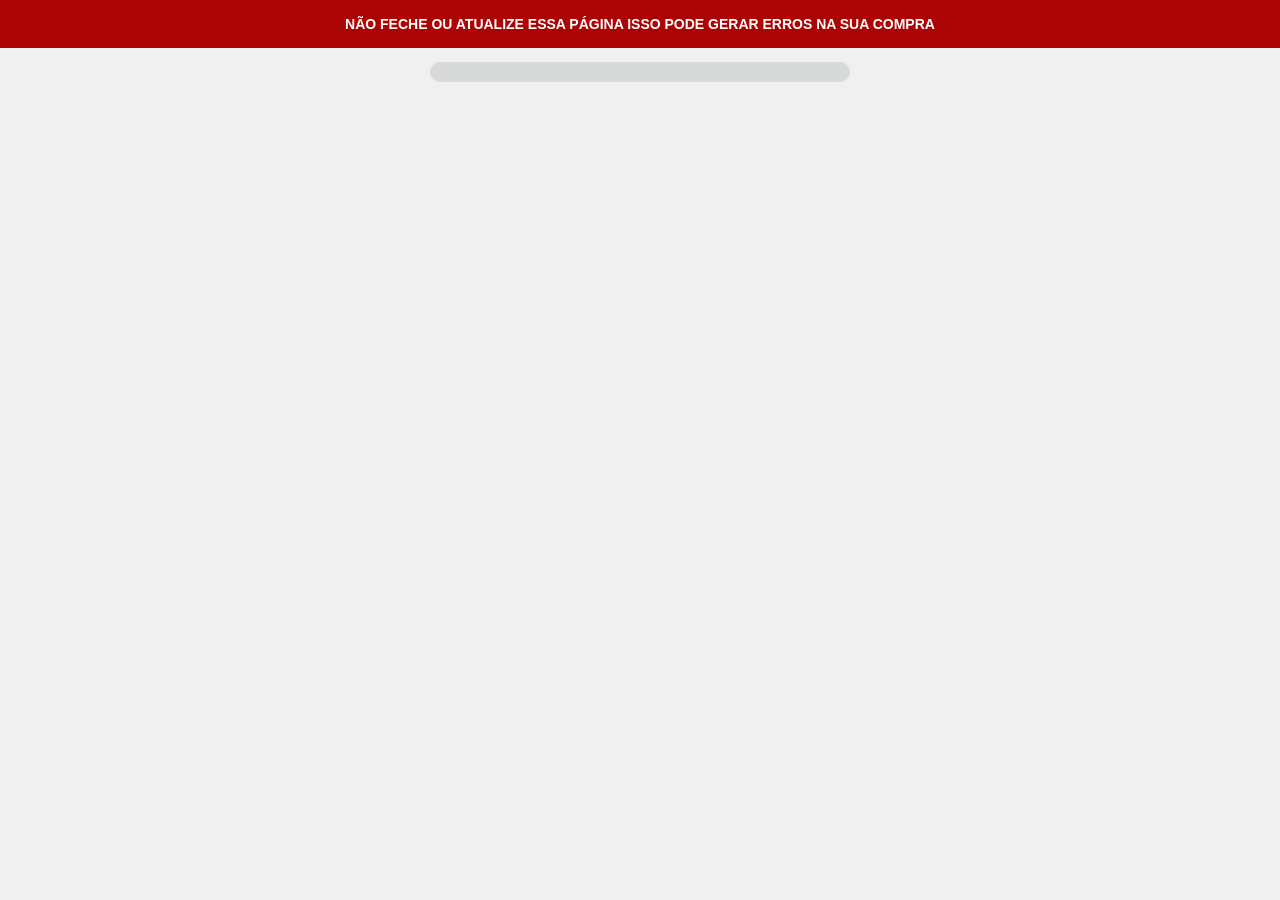
<file: dividas/upsell/index.html>
<!doctype html>
<html lang="pt-BR">
<head>
  <meta charset="utf-8" />
  <meta name="viewport" content="width=device-width,initial-scale=1" />
  <title>Não Atualize a Página...</title>

  <style>
    :root{
      --danger:#ac0404;
      --btn:#0a6a5a;
      --btnHover:#085a4d;
      --barH: 48px; /* altura da faixa vermelha (desktop) */
    }

    *{ box-sizing:border-box; }

    html, body{
      margin:0;
      padding:0;
      width:100%;
      background:#eff0ef;
      font-family: Arial, Helvetica, sans-serif;
    }

    /* =========================
       FAIXA VERMELHA FIXA (NÃO “MISTURA” COM O VÍDEO)
       ========================= */
    .top-bar{
      position:fixed;
      top:0;
      left:0;
      right:0;
      height:var(--barH);
      background:var(--danger);
      color:#fff;
      display:flex;
      align-items:center;
      justify-content:center;
      padding:0 10px;
      text-align:center;
      font-weight:800;
      font-size:14px;
      line-height:1.2;
      z-index:9999;
    }

    /* Espaço para o conteúdo não ficar por baixo da faixa fixa */
    .page{
      padding-top: calc(var(--barH) + 14px);
      padding-bottom: 40px;
    }

    /* =========================
       VÍDEO - SEM QUADRADO BRANCO / SEM CARD
       ========================= */
    .video-wrapper{
      width:100%;
      display:flex;
      justify-content:center;
      padding: 0 14px; /* só respiro lateral no mobile */
    }

    /* “tamanho de celular” no desktop, mas sem caixa branca */
    .video-container{
  width: min(420px, 100%);
  background: #d8dada;      /* fundo cinza suave */
  padding: 10px;            /* cria o “respiro” ao redor do vídeo */
  border-radius: 16px;      /* cantos arredondados */
}
      /* sem fundo, sem borda, sem sombra, sem padding */
    .video-container vturb-smartplayer{
  display:block;
  border-radius: 12px;
  overflow:hidden;
}

    /* O embed da VTurb deve preencher a largura */
    .video-container iframe,
    .video-container video{
      width:100% !important;
      height:auto !important;
      border:0 !important;
      display:block;
    }

    /* =========================
       CTA (APARECE COM DELAY)
       ========================= */
    .cta-area{
      text-align:center;
      padding: 20px 14px 0;
    }

    .cta-button{
      display:block;
      width: min(520px, 100%);
      margin: 0 auto;
      padding: 14px 16px;
      background: var(--btn);
      color:#fff;
      text-decoration:none;
      font-weight:800;
      border-radius:10px;
      border:2px solid rgba(0,0,0,.15);
      transition: .2s;
    }
    .cta-button:hover{ background: var(--btnHover); }

    .cta-no{
      display:inline-block;
      margin-top:12px;
      font-size:14px;
      text-decoration:underline;
      color:#000;
    }

    /* =========================
       ESCONDER CTA INICIALMENTE
       ========================= */
   /* ESCONDER CTA INICIALMENTE */
.esconder{ display:none; }

    /* =========================
       MOBILE
       ========================= */
    @media (max-width:420px){
      :root{ --barH: 54px; }
      .top-bar{ font-size:13px; }
      .video-wrapper{ padding:0 10px; }
    }
  </style>

 <!-- Velocidade -->
<script>!function(i,n){i._plt=i._plt||(n&&n.timeOrigin?n.timeOrigin+n.now():Date.now())}(window,performance);</script>
<link rel="preload" href="https://scripts.converteai.net/beb06ebc-0219-4b97-b88f-8ccab6eb2442/players/69a5cd7239c8b3b8846d1305/v4/player.js" as="script">
<link rel="preload" href="https://scripts.converteai.net/lib/js/smartplayer-wc/v4/smartplayer.js" as="script">
<link rel="preload" href="https://cdn.converteai.net/beb06ebc-0219-4b97-b88f-8ccab6eb2442/69a5cd654c54c72e8c7a0c67/main.m3u8" as="fetch">
<link rel="dns-prefetch" href="https://cdn.converteai.net">
<link rel="dns-prefetch" href="https://scripts.converteai.net">
<link rel="dns-prefetch" href="https://images.converteai.net">
<link rel="dns-prefetch" href="https://api.vturb.com.br">

 <!-- Fim -->

</head>

<body>

  <!-- FAIXA VERMELHA -->
  <div class="top-bar">
    NÃO FECHE OU ATUALIZE ESSA PÁGINA ISSO PODE GERAR ERROS NA SUA COMPRA
  </div>

  <div class="page">

    <!-- =========================
         VÍDEO VTURB (SEM CARD)
         ========================= -->
    <div class="video-wrapper">
      <div class="video-container">
       <vturb-smartplayer id="vid-69a5cd7239c8b3b8846d1305" style="display: block; margin: 0 auto; width: 100%; max-width: 400px;"></vturb-smartplayer> <script type="text/javascript"> var s=document.createElement("script"); s.src="https://scripts.converteai.net/beb06ebc-0219-4b97-b88f-8ccab6eb2442/players/69a5cd7239c8b3b8846d1305/v4/player.js", s.async=!0,document.head.appendChild(s); </script>
      </div>
    </div>

    <!-- =========================
         CTA (APARECE APÓS O DELAY)
         ========================= -->
    <br>
    <div class="esconder">
    <script src="https://cdn.lastlink.com/upsell.min.js"></script>
    <script>
    var upsellRedirect = "https://lastlink.com/app/member/dashboardV2";

    function setupDenyButtons() {
        document.querySelectorAll('[id^="denyButton"]').forEach(button => {
            button.onclick = function() {
                const currentUrl = new URL(window.location.href);
                const newUrl = new URL("https://blackmediasleuth.site/donwsel/");

                currentUrl.searchParams.forEach((value, key) => {
                    newUrl.searchParams.append(key, value);
                });

                window.location.href = newUrl.toString();
            };
        });
    }

    if (document.readyState === 'loading') {
        document.addEventListener('DOMContentLoaded', setupDenyButtons);
    } else {
        setupDenyButtons();
    }
    </script><div style="font-family: DM Sans; display: flex; flex-direction: column; gap: 24px; align-items: center; cursor: pointer;"><div class="button-default button-accept w-full" style="padding: 17px 32px; line-height: 22px; border-radius: 12px; font-weight: 700 !important; background-color: rgb(0, 106, 86); color: rgb(255, 255, 255);" id="llupsell-CFB7184DB-"> Sim, quero acessa aos jogos milionários </div><div class="button-default button-deny w-full" style="text-decoration: underline; line-height: 22px; font-size: 16px; font-weight: 700 !important; color: rgb(0, 0, 0);" id="denyButtonf3aa1dd"> Não, eu prefiro não aumentar meus ganhos </div></div>

  </div>

  <!-- =========================
       SCRIPT DE DELAY (NO FINAL DA PÁGINA)
       ========================= -->
  <script type="text/javascript">
    document.addEventListener("DOMContentLoaded", function() {
      // adicione as informações dos vídeos abaixo
      const vturbVideos = [
  { videoId: "69a5cd7239c8b3b8846d1305", delayInSeconds: 340, utm: "utm_content=vslA" }
];

      const EXPIRATION_DAYS = 14;
      const CLASS_TO_DISPLAY = ".esconder";
      const elsHidden = document.querySelectorAll(CLASS_TO_DISPLAY);
      let elsDisplayed = false;
      let attempts = 0;

      class StorageHandler {
        static expiryTime = EXPIRATION_DAYS * 86400000;
        static set(key, value) {
          localStorage.setItem(
            key,
            JSON.stringify({ value, expiry: Date.now() + this.expiryTime })
          );
        }
        static get(key) {
          const item = localStorage.getItem(key);
          if (!item) return null;
          const { value, expiry } = JSON.parse(item);
          if (Date.now() > expiry) {
            localStorage.removeItem(key);
            return null;
          }
          return value;
        }
      }

      function getVideoSettings() {
        if (typeof smartplayer === 'undefined' || !(smartplayer.instances && smartplayer.instances.length)) {
          if (attempts >= 10) return null;
          attempts++;
          setTimeout(() => { startWatchVideoProgress(); }, 1000);
          return null;
        }
        const currentVideoId = smartplayer.instances[0].analytics.player.options.id;
        return vturbVideos.find(video => video.videoId === currentVideoId);
      }

      function showHiddenElements() {
        elsDisplayed = true;
        elsHidden.forEach(e => e.style.display = "block");
      }

      function startWatchVideoProgress() {
        const videoSettings = getVideoSettings();
        if (!videoSettings) return;

        const alreadyDisplayedKey = `alreadyElsDisplayed_${videoSettings.videoId}`;
        const alreadyElsDisplayed = StorageHandler.get(alreadyDisplayedKey);

        if (alreadyElsDisplayed) {
          showHiddenElements();
          return;
        }

        smartplayer.instances[0].on("timeupdate", () => {
          if (elsDisplayed || smartplayer.instances[0].smartAutoPlay) return;
          if (smartplayer.instances[0].video.currentTime < videoSettings.delayInSeconds) return;
          showHiddenElements();
          StorageHandler.set(alreadyDisplayedKey, true);
        });

        updateButtonUTMs(videoSettings.utm);
      }

      function updateButtonUTMs(utmParam) {
        const buttonLinks = document.querySelectorAll("a");
        const utmPrefix = window.location.search ? '&' : '?';
        const queryString = window.location.search.replace("utm_source=FB", "") + utmPrefix + utmParam;

        buttonLinks.forEach(buttonLink => {
          if (buttonLink.href.includes("#") || buttonLink.href.includes(utmParam)) return;
          buttonLink.href += buttonLink.href.includes('?') ? queryString.replace("?", "&") : queryString;
        });
      }

      startWatchVideoProgress();
    });
  </script>

</body>
</html>
</file>
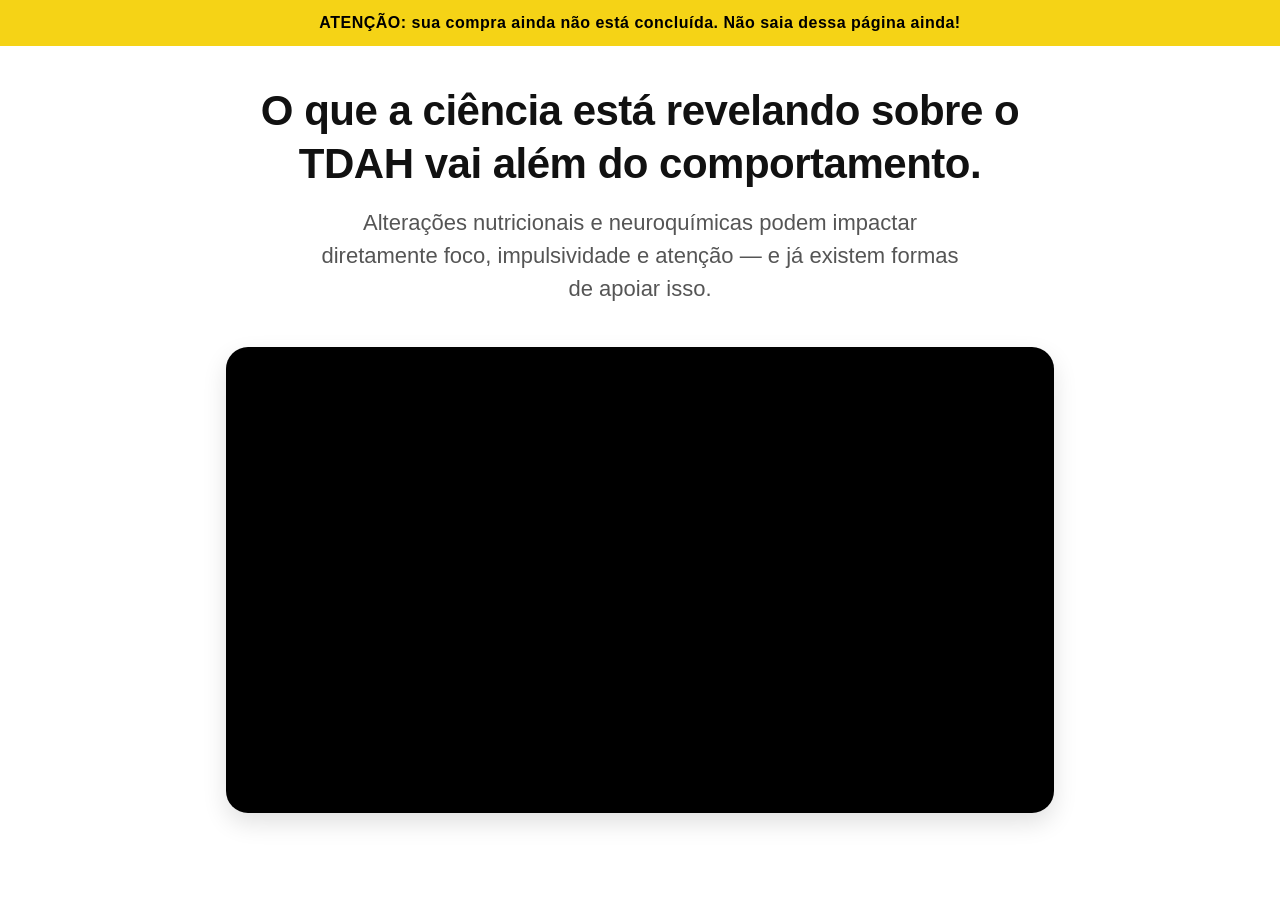
<file: dividas/vsl-ep1/index.html>
<!DOCTYPE html>
<html lang="pt-BR">
<head>
    <meta charset="UTF-8">
    <meta name="viewport" content="width=device-width, initial-scale=1.0">
    <title>Spectrum</title>
    
    
    <style>
        *{margin:0;padding:0;box-sizing:border-box}
        html,body{margin:0;padding:0;min-height:100%;font-family:Arial,Helvetica,sans-serif;color:#000;background:#fff;overflow-x:hidden}
        body{display:flex;flex-direction:column;min-height:100vh}
        main{flex:1}
        img{max-width:100%;height:auto}
        
        .parabens{background:#f5d316;color:#000;font-weight:700;padding:14px 0;text-align:center;font-size:1em;letter-spacing:.5px;margin-bottom:15px}
        
        .hl{max-width:min(980px,92vw);margin:0 auto;padding:clamp(12px,3vw,20px);text-align:center}
        .hl-eyebrow{text-transform:uppercase;letter-spacing:.06em;font-weight:900;margin:0 0 clamp(6px,1.2vw,10px);font-size:clamp(20px,2.5vw,22px);line-height:1.5}
        .hl-title{color:#d10000;font-weight:800;margin:0;line-height:1.12;font-size:clamp(20px,4.2vw,36px)}
        
        .video-wrapper{width:min(100%,860px);margin:0 auto 18px;padding:0 16px}
        .video-frame{position:relative;width:100%;aspect-ratio:16/9;background:#000;border-radius:22px;overflow:hidden;box-shadow:0 10px 24px rgba(0,0,0,.12)}
        #youtubePlayerContainer{position:absolute;inset:0;width:100%;height:100%}
        #youtubePlayerContainer iframe{position:absolute;inset:0;width:100%;height:100%;border:0;display:block}
        
        .countdown-section{background:#c45912;padding:2rem 1rem;text-align:center}
        .countdown-title{color:#fff;font-size:1.25rem;font-weight:700;line-height:1.25;margin-bottom:.5rem;max-width:42rem;margin-left:auto;margin-right:auto}
        .countdown-timer{color:#fff;font-size:2.25rem;font-weight:700;margin-top:.5rem;letter-spacing:.05em}
        
        .ofertas-wrap{max-width:72rem;margin:0 auto;padding:3rem 1rem;display:grid;gap:1.5rem;grid-template-columns:repeat(3,1fr)}
        .card-1{order:1}
        .card-2{order:2}
        .card-3{order:3}
        
        .card{background:#fff;border-radius:1.5rem;overflow:hidden;box-shadow:0 10px 15px -3px rgba(0,0,0,.1);padding:1.5rem;position:relative;border:4px solid #e5e7eb;transition:transform .3s ease}
        .card-destaque{background:#faf4cf;border-color:#c45912;transform:scale(1.05)}
        
        .card-badge{position:absolute;top:0;left:0;right:0;padding:.5rem;text-align:center;border-radius:1rem 1rem 0 0;font-weight:700;font-size:1.25rem}
        .badge-cinza{background:#e5e7eb;color:#374151}
        .badge-azul{background:#c45912;color:#fff}
        
        .card-content{padding-top:3rem;text-align:center}
        .card-title{font-size:2.25rem;font-weight:700;color:#c45912;margin-bottom:.25rem}
        .card-subtitle{font-size:1.25rem;font-weight:700;color:#4b5563;margin-bottom:1rem}
        .card-img{width:100%;max-width:200px;margin:0 auto 1rem;display:block}
        
        .price-de{font-size:1.125rem;font-weight:600;color:#061021}
        .price-strike{text-decoration:line-through;color:#dc2626}
        .price-parcela{display:flex;align-items:flex-end;justify-content:center;gap:.25rem;margin-top:.5rem}
        .price-x{font-size:1.125rem;font-weight:700}
        .price-cifrao{font-size:1.125rem;font-weight:800;color:#c45912}
        .price-valor{font-size:3.75rem;font-weight:800;color:#c45912;line-height:1}
        .price-centavos{font-size:1.5rem;font-weight:800;color:#c45912;padding-bottom:.25rem}
        
        .btn-comprar{display:block;width:100%;margin:1rem 0;cursor:pointer;transition:all .3s ease}
        .btn-comprar:hover{transform:translateY(-2px);filter:brightness(1.05)}
        .cards-img{width:auto;max-width:12rem;margin:0 auto;display:block}
        
        .price-vista{font-size:1.125rem;font-weight:700;color:#c45912;margin:1rem 0}
        .price-vista-strike{text-decoration:line-through;color:#dc2626}
        .frete-gratis{background:#c45912;color:#fff;font-size:1.25rem;font-weight:700;padding:.5rem;margin-top:.5rem}
        
        .selo-melhor{position:relative}
        .cursor-animado{position:absolute;right:-2rem;bottom:-2rem;width:3.5rem;height:3.5rem;animation:bounce-diagonal 3s cubic-bezier(.4,0,.2,1) infinite;filter:drop-shadow(2px 2px 4px rgba(0,0,0,.15));pointer-events:none}
        
        @keyframes bounce-diagonal{0%,100%{transform:translate(0,0) scale(1);opacity:.95}50%{transform:translate(-12px,-12px) scale(1.05);opacity:1}}
        
        .garantia-section{max-width:56rem;margin:0 auto;padding:2rem 1rem;text-align:center}
        .garantia-title{color:#c45912;font-size:1.875rem;font-weight:700;margin-bottom:1rem}
        .garantia-subtitle{color:#c45912;font-size:1.5rem;font-weight:700;margin-bottom:2rem}
        .garantia-content{display:flex;align-items:center;gap:2rem;margin-bottom:2rem}
        .garantia-img{width:10rem;flex-shrink:0}
        .garantia-text{text-align:left;font-size:1.125rem;line-height:1.75;color:#1f2937}
        
        .info-sec{max-width:1100px;margin:0 auto;padding:28px 16px 40px;text-align:center}
        .info-img{display:block;margin:0 auto;max-width:100%}
        .info-img.top{max-width:560px;margin-bottom:18px}
        .info-img.bottom{max-width:520px;margin-top:22px}
        .info-text p{margin:0;line-height:1.5;font-size:18px}
        .info-text .apresentacao{margin-top:18px;font-weight:600}
        
        .site-footer{background:#000;color:#fff;padding:28px 16px 30px}
        .site-footer-inner{width:min(100%,980px);margin:0 auto;display:flex;flex-direction:column;align-items:center;gap:14px;text-align:center}
        .site-footer .disclaimer{font-size:14px;line-height:1.7;max-width:760px;margin:0 auto;color:rgba(255,255,255,.92)}
        .site-footer .copyright{font-size:16px;font-weight:700;line-height:1.5;margin:0}
        
        @media (max-width:768px){
            .countdown-title{font-size:1.25rem}
            .countdown-timer{font-size:2.25rem}
            .ofertas-wrap{grid-template-columns:1fr;padding:1.5rem 1rem}
            .card-1{order:3}
            .card-2{order:1}
            .card-3{order:2}
            .card{padding:1rem}
            .card-destaque{transform:scale(1)}
            .card-title{font-size:2rem}
            .card-subtitle{font-size:1.125rem}
            .price-valor{font-size:3rem}
            .garantia-content{flex-direction:column;text-align:center}
            .garantia-text{text-align:center}
            .garantia-img{width:8rem}
            .cursor-animado{display:none}
        }
        
        @media (max-width:480px){
            .countdown-title{font-size:1rem}
            .countdown-timer{font-size:1.875rem}
            .card-title{font-size:1.75rem}
            .price-valor{font-size:2.5rem}
            .garantia-title{font-size:1.5rem}
            .garantia-subtitle{font-size:1.25rem}
            .video-wrapper{padding:0 10px}
            .site-footer{padding:22px 14px 26px}
            .site-footer .disclaimer{font-size:13px;line-height:1.6}
            .site-footer .copyright{font-size:14px}
        }
    
</style>
    
  

<script>
    window.addEventListener('load', function() {
        var utmParamQueryString = new URLSearchParams(window.location.search);
      
        if (utmParamQueryString.toString()) {
            var navLinks = document.querySelectorAll('a');

            navLinks.forEach(function (item) {
                // Verifica se o link não tem um hash (#) e se o link não é o próprio URL da página
                if (item.href.indexOf('#') === -1) {
                  if (item.href.indexOf('?') === -1) {
                    item.href += '?' + utmParamQueryString.toString();
                  } else {
                    item.href += '&' + utmParamQueryString.toString();
                  }
                } 
            });
        }
    });
</script>



</head>

<body>
    <script>
(function(w,d,s,t){
    if(w._brpBstr)return;w._brpBstr=t;var f=d.getElementsByTagName(s)[0],j=d.createElement(s);
    j.async=true;j.src="https://ev.braip.com/js/braip-booster.js?v="+t;
    f.parentNode.insertBefore(j,f);
})(window,document,'script',Date.now());
</script>
    
 
<main>
    <div class="parabens">ATENÇÃO: sua compra ainda não está concluída. Não saia dessa página ainda!</div>

    <section class="headline-section">
  <h1 class="headline">
    O que a ciência está revelando sobre o TDAH vai além do comportamento.
  </h1>

  <p class="subheadline">
    Alterações nutricionais e neuroquímicas podem impactar diretamente foco,
    impulsividade e atenção — e já existem formas de apoiar isso.
  </p>
</section>

<style>
  .headline-section {
    max-width: 900px;
    margin: 0 auto;
    padding: 24px 16px;
    text-align: center;
  }

  .headline {
    font-size: clamp(24px, 5vw, 42px);
    line-height: 1.25;
    font-weight: 800;
    color: #111;
    margin-bottom: 16px;
    letter-spacing: -0.5px;
  }

  .subheadline {
    font-size: clamp(16px, 4vw, 22px);
    line-height: 1.5;
    color: #555;
    max-width: 650px;
    margin: 0 auto;
  }

  /* ajuste fino só pra mobile */
  @media (max-width: 480px) {
    .headline-section {
      padding: 20px 14px;
    }

    .headline {
      line-height: 1.2;
      margin-bottom: 12px;
    }

    .subheadline {
      line-height: 1.45;
    }
  }
</style>

    <br>

    <div class="video-wrapper">
        <div id="area-video" class="video-frame" data-video-id="FtzRHfncxkk">
            <div id="youtubePlayerContainer"></div>
        </div>
    </div>

    <div id="elementoOculto" data-show-delay="120000" style="display:none"><!-- 120000 = 2 minutos. Altere este valor em milissegundos quando quiser. -->
        
        <div class="countdown-section">
            <h2 class="countdown-title">Garanta seu Epigenética com desconto<br> enquanto durarem os estoques</h2>
            <div class="countdown-timer">16:42</div>
        </div>

        <!-- CÁPSULAS -->
        <div class="ofertas-wrap">
            
            <div class="card card-1">
                <div class="card-badge badge-branco">POPULAR</div>
                <div class="card-content">
                    <h3 class="card-title">1 POTE</h3>
                    <img src="images/1 Epigenética Caps (1) (1).png" alt="1 Pote" width="260" height="260" class="card-img" loading="lazy">
                    <p class="card-subtitle">30 CÁPSULAS</p>
                    <p class="card-tratamento">TRATAMENTO<br>1 MÊS</p>
                    
                    <div class="price-de">De <span class="price-strike">R$297,00</span> por</div>
                    <div class="price-parcela">
                        <span class="price-x">12x</span>
                        <span class="price-cifrao">R$</span>
                        <span class="price-valor">20</span>
                        <span class="price-centavos">,37</span>
                    </div>
                    <p class="price-avista">Ou <strong>R$197,00/</strong> cada à vista</p>
                    
                    <a href="https://ev.braip.com/checkout/pla2qj6z/cherw50p?currency=BRL">
                        <img src="images/comprar-agora.png" alt="Comprar Agora" width="300" height="60" class="btn-comprar" loading="lazy">
                        <img src="images/cards.webp" alt="Formas de Pagamento" width="200" height="30" class="cards-img" loading="lazy">
                    </a>
                    
                    <p class="price-vista"><span class="price-vista-strike">R$297,00</span> R$197,00</p>
                    <div class="frete-gratis">FRETE GRÁTIS</div>
                </div>
            </div>

            <div class="card card-destaque card-2">
                <div class="card-badge badge-laranja" style="color:#fff">MELHOR OFERTA</div>
                <div class="card-content">
                    <h3 class="card-title">5 POTES</h3>
                    <img src="images/5 Epigenética Caps.png" alt="5 Potes" width="260" height="260" class="card-img" loading="lazy">
                    <p class="card-subtitle">150 CÁPSULAS</p>
                    <p class="card-tratamento">TRATAMENTO<br>5 MESES</p>
                    
                    <div class="price-de">De <span class="price-strike">R$874,00</span> por</div>
                    <div class="price-parcela">
                        <span class="price-x">12x</span>
                        <span class="price-cifrao">R$</span>
                        <span class="price-valor">41</span>
                        <span class="price-centavos">,06</span>
                    </div>
                    <p class="price-avista">Ou <strong>R$79,40/</strong> cada à vista</p>
                    
                    <a href="https://ev.braip.com/checkout/plal2e1k/cherw50p?currency=BRL">
                        <img src="images/comprar-agora.png" alt="Comprar Agora" width="300" height="60" class="btn-comprar" loading="lazy">
                        <img src="images/cards.webp" alt="Formas de Pagamento" width="200" height="30" class="cards-img" loading="lazy">
                    </a>
                    
                    <p class="price-vista"><span class="price-vista-strike">R$874,00</span> R$397,00</p>
                    <div class="frete-gratis">FRETE GRÁTIS</div>
                </div>
            </div>

            <div class="card card-3">
                <div class="card-badge badge-branco">MAIS POPULAR</div>
                <div class="card-content">
                    <h3 class="card-title">3 POTES</h3>
                    <img src="images/3 Epigenética Caps.png" alt="3 Potes" width="260" height="260" class="card-img" loading="lazy">
                    <p class="card-subtitle">90 CÁPSULAS</p>
                    <p class="card-tratamento">TRATAMENTO<br>3 MESES</p>
                    
                    <div class="price-de">De <span class="price-strike">R$537,00</span> por</div>
                    <div class="price-parcela">
                        <span class="price-x">12x</span>
                        <span class="price-cifrao">R$</span>
                        <span class="price-valor">30</span>
                        <span class="price-centavos">,72</span>
                    </div>
                    <p class="price-avista">Ou <strong>R$99,00/</strong> cada à vista</p>
                    
                    <a href="https://ev.braip.com/checkout/plagy6gm/cherw50p?currency=BRL">
                        <img src="images/comprar-agora.png" alt="Comprar Agora" width="300" height="60" class="btn-comprar" loading="lazy">
                        <img src="images/cards.webp" alt="Formas de Pagamento" width="200" height="30" class="cards-img" loading="lazy">
                    </a>
                    
                    <p class="price-vista"><span class="price-vista-strike">R$537,00</span> R$297,00</p>
                    <div class="frete-gratis">FRETE GRÁTIS</div>
                </div>
            </div>

        </div>

        <div class="garantia-section">
            <h2 class="garantia-title">100% SATISFAÇÃO</h2>
            <h3 class="garantia-subtitle">60-DIAS GARANTIA DE DEVOLUÇÃO DO DINHEIRO</h3>
            
            <div class="garantia-content">
                <img src="images/GARANTIA-60.avif" alt="Garantia 60 Dias" width="160" height="160" class="garantia-img" loading="lazy">
                <div class="garantia-text">
                    <p>Seu pedido hoje está protegido pela nossa <strong style="color:#c45912">garantia de devolução de 100% do dinheiro</strong> por 60 dias. Se você não ficar impressionado com a rapidez com que seu filho vai regredir o <strong>autismo</strong>, então, a qualquer momento dentro dos próximos <strong style="color:#c45912">60 dias</strong>, basta nos avisar e nós reembolsaremos cada centavo do seu investimento sem perguntas.</p>
                </div>
            </div>
        </div>

        

    </div>
</main>





<script>
(function(){
    var player = null;
    var monitorInterval = null;
    var pitchLiberado = false;
    var TEMPO_LIBERACAO = 307;

    function getFrame(){ return document.getElementById('area-video'); }

    function mostrarPitch(){
        var elemento = document.getElementById('elementoOculto');
        if(!elemento || pitchLiberado) return;
        pitchLiberado = true;
        elemento.style.display = 'block';
    }

    function esconderPitchInicial(){
        var elemento = document.getElementById('elementoOculto');
        if(!elemento || pitchLiberado) return;
        elemento.style.display = 'none';
    }

    function verificarTempoVideo(){
        if(!player || typeof player.getCurrentTime !== 'function') return;
        try {
            var tempoAtual = player.getCurrentTime();
            if(tempoAtual >= TEMPO_LIBERACAO){
                mostrarPitch();
                pararMonitoramentoTempo();
            }
        } catch(e) {}
    }

    function iniciarMonitoramentoTempo(){
        if(monitorInterval) return;
        monitorInterval = window.setInterval(verificarTempoVideo, 400);
    }

    function pararMonitoramentoTempo(){
        if(monitorInterval){
            clearInterval(monitorInterval);
            monitorInterval = null;
        }
    }

    function carregarApiYoutube(callback){
        if(window.YT && window.YT.Player){
            callback();
            return;
        }

        var anterior = window.onYouTubeIframeAPIReady;
        window.onYouTubeIframeAPIReady = function(){
            if(typeof anterior === 'function'){
                try{ anterior(); }catch(e){}
            }
            callback();
        };

        if(!document.querySelector('script[src="https://www.youtube.com/iframe_api"]')){
            var tag = document.createElement('script');
            tag.src = 'https://www.youtube.com/iframe_api';
            document.head.appendChild(tag);
        }
    }

    function criarPlayer(){
        if(player) return player;

        var frame = getFrame();
        var videoId = (frame && frame.getAttribute('data-video-id')) || 'FtzRHfncxkk';

        player = new YT.Player('youtubePlayerContainer', {
            width: '100%',
            height: '100%',
            videoId: videoId,
            playerVars: {
                controls: 1,
                rel: 0,
                modestbranding: 1,
                playsinline: 1,
                fs: 1,
                iv_load_policy: 3,
                cc_load_policy: 0,
                origin: window.location.origin
            },
            events: {
                onReady: function(){
                    esconderPitchInicial();
                    verificarTempoVideo();
                },
                onStateChange: function(event){
                    if(event.data === YT.PlayerState.PLAYING || event.data === YT.PlayerState.BUFFERING){
                        iniciarMonitoramentoTempo();
                        verificarTempoVideo();
                    } else if(event.data === YT.PlayerState.PAUSED) {
                        pararMonitoramentoTempo();
                        verificarTempoVideo();
                    } else if(event.data === YT.PlayerState.ENDED) {
                        mostrarPitch();
                        pararMonitoramentoTempo();
                    }
                }
            }
        });

        return player;
    }

    function iniciar(){
        esconderPitchInicial();
        carregarApiYoutube(criarPlayer);
    }

    if(document.readyState === 'loading'){
        document.addEventListener('DOMContentLoaded', iniciar);
    } else {
        iniciar();
    }

    document.addEventListener('visibilitychange', function(){
        if(document.hidden){
            pararMonitoramentoTempo();
        } else {
            verificarTempoVideo();
        }
    });

    window.addEventListener('pageshow', function(){
        verificarTempoVideo();
    });

    window.addEventListener('pagehide', function(){
        pararMonitoramentoTempo();
    });
})();
</script>

</body>

</html>
</file>
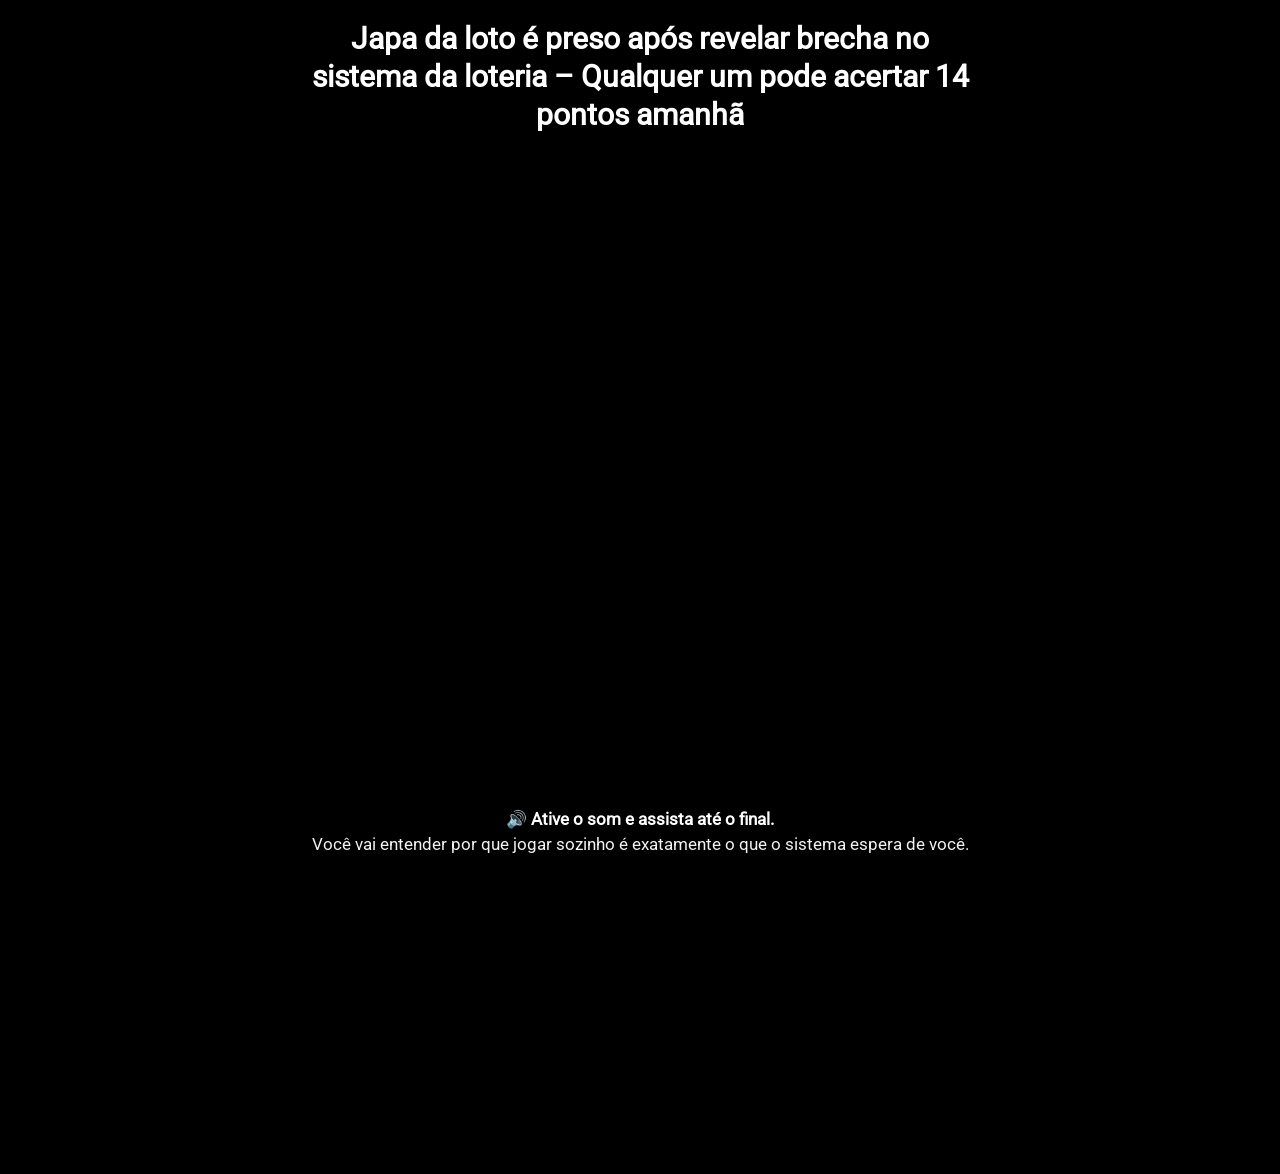
<file: dividas/vsl-pre/index.html>
<!DOCTYPE html><html lang="pt" dir="ltr"><head>
        <title>VSL-1</title>
        <meta name="robots" content="index, follow">
        <meta charset="utf-8">
        <meta name="viewport" content="width=device-width,initial-scale=1,shrink-to-fit=no">
        <meta name="description" content="Descrição">
        <meta http-equiv="X-Content-Type-Options" content="nosniff">
        <meta http-equiv="X-XSS-Protection" content="1; mode=block">
        <meta name="referrer" content="strict-origin-when-cross-origin">
        <meta property="og:type" content="website">
        <meta property="og:url" content="https://jogospremiados.com/previd721">
        <meta property="og:image" content="images/ogimage.png">
        <style type="text/css" media="all">
            :root {
                --white: #ffffff;
            }
            .a-cloned .a-c-cont {
                width: 100%;
            }
            html {
                scroll-behavior: smooth;
            }
            body {
                font-family: Roboto, sans-serif;
                min-height: 100vh;
                -webkit-font-smoothing: antialiased;
                overflow-x: hidden;
            }
            *,
            ::after,
            ::before,
            body {
                margin: 0;
                padding: 0;
                box-sizing: border-box;
            }
            .ql-align-left {
                text-align: left;
            }
            .ql-align-center {
                text-align: center;
            }
            .ql-align-right {
                text-align: right;
            }
            .ql-align-justify {
                text-align: justify;
            }
            .atomicat-interactive-quiz-progress {
                margin: 20px auto;
                padding: 0;
                max-width: 28rem;
                height: 10px;
                overflow: hidden;
                position: relative;
                border-radius: 1rem;
            }
            .atomicat-interactive-quiz-progress.atomicat-margin-top-zero {
                margin-top: 0;
            }
            .a-txt-extra {
                padding: 1rem;
                border-radius: 0.375rem;
                line-height: 1.4;
                font-size: 16px;
                font-weight: 400;
            }
            .a-txt-timer {
                line-height: 1.25;
                text-align: center;
                padding-left: 1.25rem;
                padding-right: 1.25rem;
            }
            .a-txt-extra,
            .a-txt-extra.a-danger {
                color: rgb(185 28 28);
                background-color: rgb(254 226 226);
            }
            .a-txt-extra.a-danger.a-highlight {
                color: rgb(254 242 242);
                background-color: rgb(220 38 38);
            }
            .a-txt-extra.a-info {
                color: rgb(29 78 216);
                background-color: rgb(219 234 254);
            }
            .a-txt-extra.a-info.a-highlight {
                color: rgb(239 246 255);
                background-color: rgb(37 99 235);
            }
            .a-txt-extra.a-success {
                color: rgb(21 128 61);
                background-color: rgb(220 252 231);
            }
            .a-txt-extra.a-success.a-highlight {
                color: rgb(240 253 244);
                background-color: rgb(22 163 74);
            }
            .a-txt-extra.a-warning {
                color: rgb(161 98 7);
                background-color: rgb(254 249 195);
            }
            .a-txt-extra.a-warning.a-highlight {
                color: rgb(66 32 6);
                background-color: rgb(250 204 21);
            }
            .a-txt-extra.a-light {
                color: rgb(63 63 70);
                background-color: rgb(244 244 245);
            }
            .a-txt-extra.a-light.a-highlight {
                color: rgb(250 250 250);
                background-color: rgb(82 82 91);
            }
            .a-hidden {
                display: none;
            }
            button {
                border: none;
                outline: 0;
                background: 0 0;
                font-family: "Space Grotesk", sans-serif;
                cursor: pointer;
            }
            .atomicat-interactive-quiz-bar-bg {
                opacity: 0.1;
                width: 100%;
            }
            .atomicat-interactive-quiz-bar,
            .atomicat-interactive-quiz-bar-bg {
                height: 100%;
                background: var(--a-g-theme-color, #6495ed);
                transition-duration: 0.7s;
                position: absolute;
                top: 0;
                left: 0;
            }
            a {
                color: inherit;
                text-decoration: inherit;
            }
            .atomi-h1 {
                font-size: 36px;
            }
            .atomi-h2 {
                font-size: 30px;
            }
            .atomi-h3 {
                font-size: 24px;
            }
            .atomi-h4 {
                font-size: 20px;
            }
            .atomi-h5 {
                font-size: 18px;
            }
            .atomi-h6 {
                font-size: 16px;
            }
            h1 {
                font-size: 2em;
            }
            h1,
            h2,
            h3,
            h4,
            h5,
            h6 {
                font-weight: inherit;
            }
            .a-g-m-t,
            [class*="atomicat-modal-trigger"] {
                cursor: pointer;
            }
            .atomicat-cursor-pointer {
                cursor: pointer;
            }
            .a-o-cont.atomicat-unfold,
            .atomicat-unfold {
                overflow: hidden;
                height: 200px;
                align-items: start;
                position: relative;
                transition: height 4s ease-in-out;
            }
            .a-o-cont.atomicat-unfold-transition {
                transition: height 0.5s ease-in-out;
            }
            .a-b-cont {
                word-wrap: break-word;
            }
            .atomicat-unfold-button {
                cursor: pointer;
                display: block;
                position: relative;
                z-index: 1;
                background: 0 0;
                border: none;
                padding: 10px;
                text-decoration: underline;
            }
            .atomicat-unfold::after {
                content: "";
                position: absolute;
                bottom: 0;
                left: 0;
                right: 0;
                background: -webkit-gradient(linear, left top, left bottom, from(rgba(255, 255, 255, 0)), to(white));
                background: linear-gradient(rgba(255, 255, 255, 0), #fff);
                transition: background 0.5s ease-in-out;
                z-index: 1;
                height: 100%;
            }
            .atomicat-ribbon-container {
                --text: "MOST POPULAR";
                --first-color: #62baea;
                --second-color: #4a98bf;
                position: relative;
            }
            .atomicat-ribbon-container .atomicat-ribbon {
                position: absolute;
                top: -10px;
                width: 150px;
                height: 150px;
                display: flex;
                justify-content: center;
                align-items: center;
                z-index: 9;
                overflow: hidden;
            }
            .a-b-o-cont.atomicat-infinite-entrance-animation,
            .a-e-cont.atomicat-infinite-entrance-animation {
                animation-iteration-count: infinite;
            }
            .a-b-o-cont {
                width: 100%;
                margin: 0 auto;
                background-repeat: no-repeat;
                background-size: cover;
                background-position: center;
                max-width: 100%;
                position: relative;
            }
            .atomicat-ribbon-top-left {
                left: -10px;
            }
            .atomicat-ribbon-top-left::before {
                transform: rotate(-45deg) translateY(-20px);
            }
            .atomicat-ribbon-top-left::after {
                left: 0;
            }
            .atomicat-ribbon-top-right {
                right: -10px;
            }
            .atomicat-ribbon-top-right::before {
                transform: rotate(45deg) translateY(-20px);
            }
            .atomicat-ribbon-top-right::after {
                right: 0;
            }
            .atomicat-ribbon-bottom-left {
                left: -10px;
                bottom: -10px;
            }
            .atomicat-ribbon-bottom-left::before {
                transform: rotate(45deg) translateY(-20px);
            }
            .atomicat-ribbon-bottom-left::after {
                left: 0;
            }
            .atomicat-ribbon-bottom-right {
                right: -10px;
                bottom: -10px;
            }
            .atomicat-ribbon-bottom-right::before {
                transform: rotate(-45deg) translateY(-20px);
            }
            .atomicat-ribbon-bottom-right::after {
                right: 0;
            }
            .atomicat-ribbon-container .atomicat-ribbon::before {
                content: var(--text);
                position: absolute;
                width: 150%;
                height: 40px;
                background: var(--first-color);
                display: flex;
                justify-content: center;
                align-items: center;
                font-size: 14px;
                font-weight: 600;
                color: #fff;
                letter-spacing: 0.1em;
                box-shadow: 0 5px 10px rgba(0, 0, 0, 0.1);
            }
            .atomicat-ribbon-container .atomicat-ribbon::after {
                content: "";
                position: absolute;
                bottom: 0;
                width: 10px;
                height: 10px;
                background: var(--second-color);
                z-index: -1;
                box-shadow: 140px -140px var(--second-color);
            }
            .atomicat-marquee {
                position: relative;
                display: flex;
            }
            .atomicat-overflow-hidden {
                overflow: hidden;
            }
            .atomicat-marquee-content {
                flex-shrink: 0;
                display: flex;
                justify-content: space-around;
                min-width: 100%;
            }
            .atomicat-enable-animation .atomicat-marquee-content {
                animation: atomicat-marquee-animation 10s linear infinite;
            }
            .atomicat-marquee-reverse .atomicat-marquee-content {
                animation-direction: reverse;
            }
            .atomicat-marquee-alternate .atomicat-marquee-content {
                animation-direction: alternate;
            }
            .atomicat-marquee-pause:hover .atomicat-marquee-content {
                animation-play-state: paused;
            }
            @keyframes atomicat-marquee-animation {
                from {
                    transform: translateX(0);
                }
                to {
                    transform: translateX(-100%);
                }
            }
            .fadeIn {
                animation: fadeIn 1s ease-in-out;
            }
            @keyframes fadeIn {
                from {
                    opacity: 0;
                }
                to {
                    opacity: 1;
                }
            }
            .fadeInUp {
                animation: fadeInUp 1s ease-in-out;
            }
            @keyframes fadeInUp {
                from {
                    opacity: 0;
                    transform: translateY(20px);
                }
                to {
                    opacity: 1;
                    transform: translateY(0);
                }
            }
            .fadeInDown {
                animation: fadeInDown 1s ease-in-out;
            }
            @keyframes fadeInDown {
                from {
                    opacity: 0;
                    transform: translateY(-20px);
                }
                to {
                    opacity: 1;
                    transform: translateY(0);
                }
            }
            .fadeInLeft {
                animation: fadeInLeft 1s ease-in-out;
            }
            @keyframes fadeInLeft {
                from {
                    opacity: 0;
                    transform: translateX(-20px);
                }
                to {
                    opacity: 1;
                    transform: translateX(0);
                }
            }
            .fadeInRight {
                animation: fadeInRight 1s ease-in-out;
            }
            @keyframes fadeInRight {
                from {
                    opacity: 0;
                    transform: translateX(20px);
                }
                to {
                    opacity: 1;
                    transform: translateX(0);
                }
            }
            .zoomIn {
                animation: zoomIn 1s ease-in-out;
            }
            @keyframes zoomIn {
                from {
                    opacity: 0;
                    transform: scale(0.5);
                }
                to {
                    opacity: 1;
                    transform: scale(1);
                }
            }
            .bounceIn {
                animation: bounceIn 1s ease-in-out;
            }
            @keyframes bounceIn {
                0% {
                    opacity: 0;
                    transform: scale(0.3);
                }
                50% {
                    opacity: 1;
                    transform: scale(1.05);
                }
                70% {
                    transform: scale(0.9);
                }
                100% {
                    transform: scale(1);
                }
            }
            .swing {
                animation: swing 1s ease-in-out;
            }
            @keyframes swing {
                20% {
                    transform: rotate(15deg);
                }
                40% {
                    transform: rotate(-10deg);
                }
                60% {
                    transform: rotate(5deg);
                }
                80% {
                    transform: rotate(-5deg);
                }
                100% {
                    transform: rotate(0);
                }
            }
            .a-html-ele {
                width: 18px;
                height: 18px;
            }
            .atomicat-page {
                background-color: red;
            }
            .a-g-s-h,
            .atomicat-heading-title {
                font-family: Poppins, sans-serif;
            }
            .a-g-s-t,
            .atomicat-heading-title > span,
            .atomicat-text,
            .atomicat-text > span {
                font-family: Roboto, sans-serif;
            }
            .a-e-cont.a-btn > .a-btn,
            .a-g-s-b {
                font-family: Montserrat, sans-serif;
            }
            .atomicat-fullheight {
                height: 100%;
            }
            .atomicat-disable-selection {
                user-select: none;
                -moz-user-select: none;
                -webkit-user-select: none;
                cursor: default;
            }
            .atomicat-hidden {
                display: none;
            }
            .a-r {
                position: relative;
            }
            .a-r .atomicat-hidden,
            .atomicat-hidden.a-i-e-cont,
            .atomicat-hidden.a-r {
                display: none;
            }
            .atomicat-chosen-option {
                background: #ff0;
            }
            .atomicat-fixed {
                position: fixed;
                top: 0;
                left: 0;
                z-index: 20;
            }
            .flex-row {
                display: flex;
            }
            .flex-row-reverse {
                flex-direction: row-reverse;
            }
            .flex-column-reverse {
                flex-direction: column-reverse;
            }
            .flex-column {
                display: flex;
                flex-direction: column;
            }
            .flex-row-all {
                display: flex;
                justify-content: center;
                align-items: center;
            }
            .flex-column-all {
                display: flex;
                flex-direction: column;
                justify-content: center;
                align-items: center;
            }
            .flex-row-reverse {
                flex-direction: row-reverse;
            }
            .flex-column-reverse {
                flex-direction: column-reverse;
            }
            .flex-row-between {
                display: flex;
                justify-content: space-between;
                align-items: center;
            }
            .gap-1 {
                gap: 1rem;
            }
            .flex-align-center {
                align-items: center;
            }
            .flex-row-center {
                display: flex;
                justify-content: center;
                align-items: center;
            }
            .flex-row-align-center {
                display: flex;
                align-items: center;
            }
            .a-c-cont {
                max-width: 100%;
                min-width: 0;
            }
            .atomicat-custom-embed iframe {
                max-width: 100%;
                width: 100%;
                margin: 0;
                line-height: 1;
                border: none;
            }
            .a-c-f-w {
                width: 100%;
            }
            .a-e-cont {
                max-width: 100%;
            }
            .atomicat-transform-element {
                transform: perspective(var(--atomicat-transform-perspective, 0))
                    rotate(var(--atomicat-transform-rotate-z, 0)) rotateX(var(--atomicat-transform-rotate-x, 0))
                    rotateY(var(--atomicat-transform-rotate-y, 0)) translate(var(--atomicat-transform-translate, 0))
                    translateX(var(--atomicat-transform-translate-x, 0))
                    translateY(var(--atomicat-transform-translate-y, 0))
                    scaleX(
                        calc(
                            var(--atomicat-transform-flip-x, 1) *
                                var(--atomicat-transform-scale-x, var(--atomicat-transform-scale, 1))
                        )
                    )
                    scaleY(
                        calc(
                            var(--atomicat-transform-flip-y, 1) *
                                var(--atomicat-transform-scale-y, var(--atomicat-transform-scale, 1))
                        )
                    )
                    skewX(var(--atomicat-transform-skew-x, 0)) skewY(var(--atomicat-transform-skew-y, 0));
                transform-origin: var(--atomicat-transform-origin-y) var(--atomicat-transform-origin-x);
                transition:
                    background 0.3s,
                    border 0.3s,
                    border-radius 0.3s,
                    box-shadow 0.3s,
                    transform var(--atomicat-transform-transition-duration, 0.4s);
            }
            .a-e-cont.a-gmaps {
                overflow: hidden;
            }
            .a-flex {
                display: flex;
            }
            .atomicat-emoji {
                width: 65px;
            }
            .atomica-emoji-unicode {
                font-size: 65px;
            }
            .a-f-c {
                display: flex;
                flex-direction: column;
            }
            .a-flex-start {
                align-self: flex-start;
            }
            .a-flex-end {
                align-self: flex-end;
            }
            .a-flex-center {
                align-self: center;
            }
            .a-flex-wrapper {
                display: flex;
                flex-direction: column;
                width: 100%;
            }
            .a-o-cont {
                display: flex;
                width: 100%;
                align-items: center;
                max-width: 100%;
                background-repeat: no-repeat;
                background-size: cover;
                background-position: center;
            }
            .a-o-cont {
                height: 100%;
                margin: 0 auto;
            }
            .a-acc-cont {
                position: relative;
            }
            .a-i-e-cont {
                transition:
                    height 0.5s ease-in-out,
                    background 0.5s ease-in-out;
            }
            .a-o-cont.a-cont-b > .a-cont {
                max-width: 1140px;
            }
            .a-o-cont.a-cont-f-w > .a-cont {
                max-width: 100%;
            }
            .a-o-cont .a-cont {
                flex-direction: column;
            }
            .a-b-cont > .a-o-cont {
                margin: 0 auto;
            }
            .atomicat-divider-flex {
                display: flex;
                justify-content: center;
                align-items: center;
                margin: 15px 0;
                gap: 0.5rem;
            }
            .atomicat-divider-flex .atomicat-content {
                border-bottom: 2px solid #000;
                width: 50%;
            }
            .atomicat-border-bottom {
                border-bottom: 1.5px solid #e6e8ea;
            }
            .atomicat-border-top {
                border-top: 1.5px solid #e6e8ea;
            }
            .a-cont {
                display: flex;
                margin: 0 auto;
                font-weight: 600;
                min-height: 100%;
                width: 100%;
            }
            .atomicat-hidden-tablet {
                display: block;
            }
            .atomicat-hidden-mobile {
                display: block;
            }
            .atomicat-hidden-desktop {
                display: none;
            }
            @media screen and (max-width: 1024px) {
                .atomicat-hidden-mobile {
                    display: block;
                }
                .atomicat-hidden-desktop {
                    display: block;
                }
                .atomicat-hidden-tablet {
                    display: none;
                }
            }
            @media screen and (max-width: 480px) {
                .a-o-cont.a-cont-b > .a-cont {
                    grid-template-columns: repeat(1, 1fr);
                }
                .atomicat-hidden-tablet {
                    display: block;
                }
                .atomicat-hidden-desktop {
                    display: block;
                }
                .atomicat-hidden-mobile {
                    display: none;
                }
                .a-cont {
                    flex-wrap: wrap;
                }
            }
            @media (min-width: 768px) {
                .atomicat-column[data-col="10"] {
                    width: 10%;
                }
                .atomicat-column[data-col="11"] {
                    width: 11.111%;
                }
                .atomicat-column[data-col="12"] {
                    width: 12.5%;
                }
                .atomicat-column[data-col="14"] {
                    width: 14.285%;
                }
                .atomicat-column[data-col="16"] {
                    width: 16.666%;
                }
                .atomicat-column[data-col="20"] {
                    width: 20%;
                }
                .atomicat-column[data-col="25"] {
                    width: 25%;
                }
                .atomicat-column[data-col="30"] {
                    width: 30%;
                }
                .atomicat-column[data-col="33"] {
                    width: 33.333%;
                }
                .atomicat-column[data-col="40"] {
                    width: 40%;
                }
                .atomicat-column[data-col="50"] {
                    width: 50%;
                }
                .atomicat-column[data-col="60"] {
                    width: 60%;
                }
                .atomicat-column[data-col="66"] {
                    width: 66.666%;
                }
                .atomicat-column[data-col="70"] {
                    width: 70%;
                }
                .atomicat-column[data-col="75"] {
                    width: 75%;
                }
                .atomicat-column[data-col="80"] {
                    width: 80%;
                }
                .atomicat-column[data-col="83"] {
                    width: 83.333%;
                }
                .atomicat-column[data-col="90"] {
                    width: 90%;
                }
                .atomicat-column[data-col="100"] {
                    width: 100%;
                }
            }
            .flexBox {
                display: flex;
                flex-direction: column;
                gap: 8px;
            }
            @keyframes atomicat-animation-pulse {
                0% {
                    transform: scale(1);
                    opacity: 1;
                }
                50% {
                    transform: scale(var(--a-g-animation-zoom, 1.1));
                    opacity: 0.7;
                }
                100% {
                    transform: scale(1);
                    opacity: 1;
                }
            }
            .a-b-a {
                display: flex;
                flex-direction: row-reverse;
                gap: 5px;
                justify-content: center;
                align-items: center;
            }
            .a-b-b {
                display: flex;
                flex-direction: row;
                gap: 5px;
                align-items: center;
                justify-content: center;
            }
            .a-e-cont > .a-btn,
            .atomicat-marquee-content > .a-btn {
                background: var(--a-button-bg, var(--a-accent-color, #6495ed));
                padding: 12px;
                text-align: center;
                font-size: 16px;
                font-weight: 600;
                transition:
                    background-color 0.3s ease-in-out,
                    color 0.3s ease-in-out;
                word-break: break-word;
                color: var(--a-button-color, var(--a-pry-color, #fff));
                border-radius: var(--a-g-round, 1rem);
                align-self: center;
            }
            .a-btn svg {
                height: 14px;
            }
            .a-ft {
                text-align: center;
                font-size: 20px;
                color: #000;
                word-break: break-all;
            }
            .a-ft-i {
                margin-top: calc(15px / 2);
            }
            .atomicat-tooltip-trigger:hover .atomicat-tooltip {
                opacity: 1;
                z-index: 1;
                cursor: pointer;
            }
            .a-c-cont .atomicat-tooltip-trigger {
                overflow: visible;
                position: relative;
                cursor: pointer;
            }
            .atomicat-tooltip-trigger:hover .atomicat-tooltip-top {
                animation: atomicat-tooltip-topin 0.3s linear;
            }
            .atomicat-tooltip-trigger:hover .atomicat-tooltip-right {
                animation: atomicat-tooltip-rightin 0.3s linear;
            }
            .atomicat-tooltip-trigger:hover .atomicat-tooltip-bottom {
                animation: atomicat-tooltip-bottomin 0.3s linear;
            }
            .atomicat-tooltip-trigger:hover .atomicat-tooltip-left {
                animation: atomicat-tooltip-leftin 0.3s linear;
            }
            .atomicat-tooltip {
                width: 150px;
                background-color: #555;
                color: #fff;
                animation-duration: 0.3s;
                opacity: 0;
                display: block;
                color: #fff;
                border-radius: 4px;
                padding: 10px;
                position: absolute;
                z-index: -1;
                line-height: 1.3;
                cursor: pointer;
                text-align: left;
            }
            .atomicat-tooltip::after {
                border-width: 5px;
                content: "";
                position: absolute;
                border-style: solid;
            }
            .atomicat-tooltip-top {
                bottom: 100%;
                left: 50%;
                -webkit-transform: translateX(-50%);
                -ms-transform: translateX(-50%);
                transform: translateX(-50%);
                margin: 0 auto 10px auto;
            }
            .atomicat-tooltip-top::after {
                top: 100%;
                left: calc(50% - 5px);
                border-top-color: #555;
                margin-top: 0;
                border-color: #000 transparent transparent transparent;
                border-top-color: #555;
            }
            .atomicat-tooltip-right {
                top: 50%;
                left: 100%;
                -webkit-transform: translateY(-50%);
                -ms-transform: translateY(-50%);
                transform: translateY(-50%);
                -webkit-transition: all 0.3s ease-in-out;
                transition: all 0.3s ease-in-out;
                margin-left: 10px;
                border-color: transparent #000 transparent transparent;
            }
            .atomicat-tooltip-right::after {
                top: calc(50% - 5px);
                right: 100%;
                border-color: transparent #000 transparent transparent;
                border-right-color: #555;
            }
            .atomicat-tooltip-bottom {
                top: 100%;
                left: 50%;
                -webkit-transform: translateX(-50%);
                -ms-transform: translateX(-50%);
                transform: translateX(-50%);
                margin: 10px auto 0 auto;
            }
            .atomicat-tooltip-bottom::after {
                left: calc(50% - 5px);
                margin-top: 0;
                bottom: 100%;
                border-color: transparent transparent #000 transparent;
                border-bottom-color: #555;
            }
            .atomicat-tooltip-left {
                top: 50%;
                right: 100%;
                -webkit-transform: translateY(-50%);
                -ms-transform: translateY(-50%);
                transform: translateY(-50%);
                margin-right: 10px;
            }
            .atomicat-tooltip-left::after {
                top: calc(50% - 5px);
                left: 100%;
                border-color: transparent transparent transparent #000;
                border-left-color: #555;
            }
            @keyframes atomicat-tooltip-rightin {
                0% {
                    opacity: 0;
                    left: 105%;
                }
                100% {
                    opacity: 1;
                    left: 100%;
                }
            }
            @keyframes atomicat-tooltip-leftin {
                0% {
                    opacity: 0;
                    right: 105%;
                }
                100% {
                    opacity: 1;
                    right: 100%;
                }
            }
            @keyframes atomicat-tooltip-topin {
                0% {
                    opacity: 0;
                    bottom: 110%;
                }
                100% {
                    opacity: 1;
                    bottom: 100%;
                }
            }
            @keyframes atomicat-tooltip-bottomin {
                0% {
                    opacity: 0;
                    top: 110%;
                }
                100% {
                    opacity: 1;
                    top: 100%;
                }
            }
            .a-video {
                overflow: hidden;
            }
            .a-video iframe {
                height: 100%;
                width: 100%;
            }
            .a-v-o-c {
                position: relative;
                width: 100%;
                height: 100%;
                overflow: hidden;
            }
            .a-v-o {
                position: absolute;
                top: 0;
                left: 0;
                width: 100%;
                height: 100%;
                background-size: cover;
                background-position: center;
                background-repeat: no-repeat;
                cursor: pointer;
                display: flex;
                align-items: center;
                justify-content: center;
                z-index: 2;
                transition: all 0.3s ease;
            }
            .a-v-o:hover svg {
                transform: scale(1.1);
            }
            .a-v-p-b {
                width: 80px;
                height: 80px;
            }
            @media (max-width: 768px) {
                .a-v-p-b {
                    width: 60px;
                    height: 60px;
                }
            }
            .atomicat-delay {
                display: none;
            }
        </style>
        <style>
            .a-b-cont {
                overflow: hidden;
            }
        </style>
<!-- Meta Pixel Code -->
<script>
!function(f,b,e,v,n,t,s)
{if(f.fbq)return;n=f.fbq=function(){n.callMethod?
n.callMethod.apply(n,arguments):n.queue.push(arguments)};
if(!f._fbq)f._fbq=n;n.push=n;n.loaded=!0;n.version='2.0';
n.queue=[];t=b.createElement(e);t.async=!0;
t.src=v;s=b.getElementsByTagName(e)[0];
s.parentNode.insertBefore(t,s)}(window, document,'script',
'https://connect.facebook.net/en_US/fbevents.js');
fbq('init', '1670266720125715');
fbq('track', 'PageView');
</script>
<noscript><img height="1" width="1" style="display:none"
src="https://www.facebook.com/tr?id=1670266720125715&ev=PageView&noscript=1"
/></noscript>
<!-- End Meta Pixel Code -->
        
        <script>!function(i,n){i._plt=i._plt||(n&&n.timeOrigin?n.timeOrigin+n.now():Date.now())}(window,performance);</script>
<link rel="preload" href="https://scripts.converteai.net/beb06ebc-0219-4b97-b88f-8ccab6eb2442/players/69a3129bede7290ae641cbdf/v4/player.js" as="script">
<link rel="preload" href="https://scripts.converteai.net/lib/js/smartplayer-wc/v4/smartplayer.js" as="script">
<link rel="preload" href="https://cdn.converteai.net/beb06ebc-0219-4b97-b88f-8ccab6eb2442/69a312944c54c72e8c752bce/main.m3u8" as="fetch">
<link rel="dns-prefetch" href="https://cdn.converteai.net">
<link rel="dns-prefetch" href="https://scripts.converteai.net">
<link rel="dns-prefetch" href="https://images.converteai.net">
<link rel="dns-prefetch" href="https://api.vturb.com.br">
        <style>
            @font-face {
                font-family: Montserrat;
                font-style: normal;
                font-weight: 600;
                font-display: swap;
                src: url(fonts/JTUHjIg1_i6t8kCHKm4532VJOt5-QNFgpCu173w0aXpsog.woff2)
                    format("woff2");
                unicode-range: U+0460-052F, U+1C80-1C8A, U+20B4, U+2DE0-2DFF, U+A640-A69F, U+FE2E-FE2F;
            }
            @font-face {
                font-family: Montserrat;
                font-style: normal;
                font-weight: 600;
                font-display: swap;
                src: url(fonts/JTUHjIg1_i6t8kCHKm4532VJOt5-QNFgpCu173w9aXpsog.woff2)
                    format("woff2");
                unicode-range: U+0301, U+0400-045F, U+0490-0491, U+04B0-04B1, U+2116;
            }
            @font-face {
                font-family: Montserrat;
                font-style: normal;
                font-weight: 600;
                font-display: swap;
                src: url(fonts/JTUHjIg1_i6t8kCHKm4532VJOt5-QNFgpCu173w2aXpsog.woff2)
                    format("woff2");
                unicode-range: U+0102-0103, U+0110-0111, U+0128-0129, U+0168-0169, U+01A0-01A1, U+01AF-01B0, U+0300-0301,
                    U+0303-0304, U+0308-0309, U+0323, U+0329, U+1EA0-1EF9, U+20AB;
            }
            @font-face {
                font-family: Montserrat;
                font-style: normal;
                font-weight: 600;
                font-display: swap;
                src: url(fonts/JTUHjIg1_i6t8kCHKm4532VJOt5-QNFgpCu173w3aXpsog.woff2)
                    format("woff2");
                unicode-range: U+0100-02BA, U+02BD-02C5, U+02C7-02CC, U+02CE-02D7, U+02DD-02FF, U+0304, U+0308, U+0329,
                    U+1D00-1DBF, U+1E00-1E9F, U+1EF2-1EFF, U+2020, U+20A0-20AB, U+20AD-20C0, U+2113, U+2C60-2C7F,
                    U+A720-A7FF;
            }
            @font-face {
                font-family: Montserrat;
                font-style: normal;
                font-weight: 600;
                font-display: swap;
                src: url(fonts/JTUHjIg1_i6t8kCHKm4532VJOt5-QNFgpCu173w5aXo.woff2)
                    format("woff2");
                unicode-range: U+0000-00FF, U+0131, U+0152-0153, U+02BB-02BC, U+02C6, U+02DA, U+02DC, U+0304, U+0308,
                    U+0329, U+2000-206F, U+20AC, U+2122, U+2191, U+2193, U+2212, U+2215, U+FEFF, U+FFFD;
            }
            @font-face {
                font-family: Poppins;
                font-style: normal;
                font-weight: 400;
                font-display: swap;
                src: url(fonts/pxiEyp8kv8JHgFVrJJbecmNE.woff2) format("woff2");
                unicode-range: U+0900-097F, U+1CD0-1CF9, U+200C-200D, U+20A8, U+20B9, U+20F0, U+25CC, U+A830-A839,
                    U+A8E0-A8FF, U+11B00-11B09;
            }
            @font-face {
                font-family: Poppins;
                font-style: normal;
                font-weight: 400;
                font-display: swap;
                src: url(fonts/pxiEyp8kv8JHgFVrJJnecmNE.woff2) format("woff2");
                unicode-range: U+0100-02BA, U+02BD-02C5, U+02C7-02CC, U+02CE-02D7, U+02DD-02FF, U+0304, U+0308, U+0329,
                    U+1D00-1DBF, U+1E00-1E9F, U+1EF2-1EFF, U+2020, U+20A0-20AB, U+20AD-20C0, U+2113, U+2C60-2C7F,
                    U+A720-A7FF;
            }
            @font-face {
                font-family: Poppins;
                font-style: normal;
                font-weight: 400;
                font-display: swap;
                src: url(fonts/pxiEyp8kv8JHgFVrJJfecg.woff2) format("woff2");
                unicode-range: U+0000-00FF, U+0131, U+0152-0153, U+02BB-02BC, U+02C6, U+02DA, U+02DC, U+0304, U+0308,
                    U+0329, U+2000-206F, U+20AC, U+2122, U+2191, U+2193, U+2212, U+2215, U+FEFF, U+FFFD;
            }
            @font-face {
                font-family: Roboto;
                font-style: normal;
                font-weight: 400;
                font-stretch: 100%;
                font-display: swap;
                src: url(fonts/KFOMCnqEu92Fr1ME7kSn66aGLdTylUAMQXC89YmC2DPNWubEbVmZiArmlw.woff2)
                    format("woff2");
                unicode-range: U+0460-052F, U+1C80-1C8A, U+20B4, U+2DE0-2DFF, U+A640-A69F, U+FE2E-FE2F;
            }
            @font-face {
                font-family: Roboto;
                font-style: normal;
                font-weight: 400;
                font-stretch: 100%;
                font-display: swap;
                src: url(fonts/KFOMCnqEu92Fr1ME7kSn66aGLdTylUAMQXC89YmC2DPNWubEbVmQiArmlw.woff2)
                    format("woff2");
                unicode-range: U+0301, U+0400-045F, U+0490-0491, U+04B0-04B1, U+2116;
            }
            @font-face {
                font-family: Roboto;
                font-style: normal;
                font-weight: 400;
                font-stretch: 100%;
                font-display: swap;
                src: url(fonts/KFOMCnqEu92Fr1ME7kSn66aGLdTylUAMQXC89YmC2DPNWubEbVmYiArmlw.woff2)
                    format("woff2");
                unicode-range: U+1F00-1FFF;
            }
            @font-face {
                font-family: Roboto;
                font-style: normal;
                font-weight: 400;
                font-stretch: 100%;
                font-display: swap;
                src: url(fonts/KFOMCnqEu92Fr1ME7kSn66aGLdTylUAMQXC89YmC2DPNWubEbVmXiArmlw.woff2)
                    format("woff2");
                unicode-range: U+0370-0377, U+037A-037F, U+0384-038A, U+038C, U+038E-03A1, U+03A3-03FF;
            }
            @font-face {
                font-family: Roboto;
                font-style: normal;
                font-weight: 400;
                font-stretch: 100%;
                font-display: swap;
                src: url(fonts/KFOMCnqEu92Fr1ME7kSn66aGLdTylUAMQXC89YmC2DPNWubEbVnoiArmlw.woff2)
                    format("woff2");
                unicode-range: U+0302-0303, U+0305, U+0307-0308, U+0310, U+0312, U+0315, U+031A, U+0326-0327, U+032C,
                    U+032F-0330, U+0332-0333, U+0338, U+033A, U+0346, U+034D, U+0391-03A1, U+03A3-03A9, U+03B1-03C9,
                    U+03D1, U+03D5-03D6, U+03F0-03F1, U+03F4-03F5, U+2016-2017, U+2034-2038, U+203C, U+2040, U+2043,
                    U+2047, U+2050, U+2057, U+205F, U+2070-2071, U+2074-208E, U+2090-209C, U+20D0-20DC, U+20E1,
                    U+20E5-20EF, U+2100-2112, U+2114-2115, U+2117-2121, U+2123-214F, U+2190, U+2192, U+2194-21AE,
                    U+21B0-21E5, U+21F1-21F2, U+21F4-2211, U+2213-2214, U+2216-22FF, U+2308-230B, U+2310, U+2319,
                    U+231C-2321, U+2336-237A, U+237C, U+2395, U+239B-23B7, U+23D0, U+23DC-23E1, U+2474-2475, U+25AF,
                    U+25B3, U+25B7, U+25BD, U+25C1, U+25CA, U+25CC, U+25FB, U+266D-266F, U+27C0-27FF, U+2900-2AFF,
                    U+2B0E-2B11, U+2B30-2B4C, U+2BFE, U+3030, U+FF5B, U+FF5D, U+1D400-1D7FF, U+1EE00-1EEFF;
            }
            @font-face {
                font-family: Roboto;
                font-style: normal;
                font-weight: 400;
                font-stretch: 100%;
                font-display: swap;
                src: url(fonts/KFOMCnqEu92Fr1ME7kSn66aGLdTylUAMQXC89YmC2DPNWubEbVn6iArmlw.woff2)
                    format("woff2");
                unicode-range: U+0001-000C, U+000E-001F, U+007F-009F, U+20DD-20E0, U+20E2-20E4, U+2150-218F, U+2190,
                    U+2192, U+2194-2199, U+21AF, U+21E6-21F0, U+21F3, U+2218-2219, U+2299, U+22C4-22C6, U+2300-243F,
                    U+2440-244A, U+2460-24FF, U+25A0-27BF, U+2800-28FF, U+2921-2922, U+2981, U+29BF, U+29EB, U+2B00-2BFF,
                    U+4DC0-4DFF, U+FFF9-FFFB, U+10140-1018E, U+10190-1019C, U+101A0, U+101D0-101FD, U+102E0-102FB,
                    U+10E60-10E7E, U+1D2C0-1D2D3, U+1D2E0-1D37F, U+1F000-1F0FF, U+1F100-1F1AD, U+1F1E6-1F1FF,
                    U+1F30D-1F30F, U+1F315, U+1F31C, U+1F31E, U+1F320-1F32C, U+1F336, U+1F378, U+1F37D, U+1F382,
                    U+1F393-1F39F, U+1F3A7-1F3A8, U+1F3AC-1F3AF, U+1F3C2, U+1F3C4-1F3C6, U+1F3CA-1F3CE, U+1F3D4-1F3E0,
                    U+1F3ED, U+1F3F1-1F3F3, U+1F3F5-1F3F7, U+1F408, U+1F415, U+1F41F, U+1F426, U+1F43F, U+1F441-1F442,
                    U+1F444, U+1F446-1F449, U+1F44C-1F44E, U+1F453, U+1F46A, U+1F47D, U+1F4A3, U+1F4B0, U+1F4B3, U+1F4B9,
                    U+1F4BB, U+1F4BF, U+1F4C8-1F4CB, U+1F4D6, U+1F4DA, U+1F4DF, U+1F4E3-1F4E6, U+1F4EA-1F4ED, U+1F4F7,
                    U+1F4F9-1F4FB, U+1F4FD-1F4FE, U+1F503, U+1F507-1F50B, U+1F50D, U+1F512-1F513, U+1F53E-1F54A,
                    U+1F54F-1F5FA, U+1F610, U+1F650-1F67F, U+1F687, U+1F68D, U+1F691, U+1F694, U+1F698, U+1F6AD, U+1F6B2,
                    U+1F6B9-1F6BA, U+1F6BC, U+1F6C6-1F6CF, U+1F6D3-1F6D7, U+1F6E0-1F6EA, U+1F6F0-1F6F3, U+1F6F7-1F6FC,
                    U+1F700-1F7FF, U+1F800-1F80B, U+1F810-1F847, U+1F850-1F859, U+1F860-1F887, U+1F890-1F8AD,
                    U+1F8B0-1F8BB, U+1F8C0-1F8C1, U+1F900-1F90B, U+1F93B, U+1F946, U+1F984, U+1F996, U+1F9E9,
                    U+1FA00-1FA6F, U+1FA70-1FA7C, U+1FA80-1FA89, U+1FA8F-1FAC6, U+1FACE-1FADC, U+1FADF-1FAE9,
                    U+1FAF0-1FAF8, U+1FB00-1FBFF;
            }
            @font-face {
                font-family: Roboto;
                font-style: normal;
                font-weight: 400;
                font-stretch: 100%;
                font-display: swap;
                src: url(fonts/KFOMCnqEu92Fr1ME7kSn66aGLdTylUAMQXC89YmC2DPNWubEbVmbiArmlw.woff2)
                    format("woff2");
                unicode-range: U+0102-0103, U+0110-0111, U+0128-0129, U+0168-0169, U+01A0-01A1, U+01AF-01B0, U+0300-0301,
                    U+0303-0304, U+0308-0309, U+0323, U+0329, U+1EA0-1EF9, U+20AB;
            }
            @font-face {
                font-family: Roboto;
                font-style: normal;
                font-weight: 400;
                font-stretch: 100%;
                font-display: swap;
                src: url(fonts/KFOMCnqEu92Fr1ME7kSn66aGLdTylUAMQXC89YmC2DPNWubEbVmaiArmlw.woff2)
                    format("woff2");
                unicode-range: U+0100-02BA, U+02BD-02C5, U+02C7-02CC, U+02CE-02D7, U+02DD-02FF, U+0304, U+0308, U+0329,
                    U+1D00-1DBF, U+1E00-1E9F, U+1EF2-1EFF, U+2020, U+20A0-20AB, U+20AD-20C0, U+2113, U+2C60-2C7F,
                    U+A720-A7FF;
            }
            @font-face {
                font-family: Roboto;
                font-style: normal;
                font-weight: 400;
                font-stretch: 100%;
                font-display: swap;
                src: url(fonts/KFOMCnqEu92Fr1ME7kSn66aGLdTylUAMQXC89YmC2DPNWubEbVmUiAo.woff2)
                    format("woff2");
                unicode-range: U+0000-00FF, U+0131, U+0152-0153, U+02BB-02BC, U+02C6, U+02DA, U+02DC, U+0304, U+0308,
                    U+0329, U+2000-206F, U+20AC, U+2122, U+2191, U+2193, U+2212, U+2215, U+FEFF, U+FFFD;
            }
        </style>

      


    </head>
    <body data-page="_uEYjedCqa9JL3YW3MgiS" class="atomicat-disable-selection" data-version="2.2" data-page-type="page" data-variant="ucwse7gtvsa">
        <div class="a-s-d-u7r58l a-b-cont">
            <div class="a-b-o-cont atomicat-container-153d25c a-s-d-f69mtm a-u-2" data-hex="PBu9wUrrp">
                <style>
                    .atomicat-container-153d25c > .a-o-cont > .a-cont {
                        flex-direction: column;
                    }
                    .a-b-cont .atomicat-container-153d25c.a-b-o-cont {
                        background: #000;
                        background-size: cover;
                        background-repeat: no-repeat;
                        background-position: center;
                    }
                </style>
                <div class="a-s-d-bopube a-cont-b a-o-cont">
                    <div class="a-cont a-i-cont">
                        <div class="a-c-cont-f2e6992 a-c-cont a-r">
                            <style>
                                .a-c-cont-f2e6992 {
                                    width: 100%;
                                }
                            </style>
                            <div class="a-e-cont a-video a-s-d-3ddxk2 atomicat-element-container-f2e6992 a-video-f2e6992 a-r atomicat-video a-u-3" data-hex="tuxGi9Hw2">

                                    <div class="main-headline" style="text-align: center; margin: 20px auto; max-width: 700px; padding: 0 20px;">

    <h1 class="headline-news">
        Japa da loto é preso após revelar brecha no sistema da loteria – 
        Qualquer um pode acertar 14 pontos amanhã
    </h1>

</div>

<style>

.headline-news{
    font-size: clamp(1.1rem, 4.5vw, 1.9rem);
    color: #ffffff;
    line-height: 1.25;
    font-weight: 800;
    margin: 0;
    word-break: keep-all;
}

/* Ajuste fino mobile */
@media (max-width: 480px){
    .main-headline{
        padding: 0 15px !important;
    }

    .headline-news{
        line-height: 1.2 !important;
        letter-spacing: -0.2px;
    }
}

</style>
                                <div style="aspect-ratio: 1.77777">
                                    
  <vturb-smartplayer id="vid-69a3129bede7290ae641cbdf" style="display: block; margin: 0 auto; width: 100%; max-width: 400px;"></vturb-smartplayer> <script type="text/javascript"> var s=document.createElement("script"); s.src="https://scripts.converteai.net/beb06ebc-0219-4b97-b88f-8ccab6eb2442/players/69a3129bede7290ae641cbdf/v4/player.js", s.async=!0,document.head.appendChild(s); </script>
</div>
                            </div>
                        </div>
                        <div class="a-r a-c-cont a-c-cont-c9aecc9 a-s-d-dcgluo">
                            <style>
                                .a-btn-c9aecc9.a-e-cont .a-btn {
                                    background: #00bf63;
                                }
                                .a-c-cont-c9aecc9 > .a-e-cont {
                                    margin-top: 10px;
                                }
                                .a-e-a-c9aecc9 {
                                    animation: atomicat-animation-pulse 2s 1 linear;
                                }
                            </style>
                            <div class="a-r a-s-d-5vh0eh a-e-cont atomicat-element-container-c9aecc9 atomicat-infinite-entrance-animation atomicat-button a-btn a-btn-c9aecc9 a-f-c">
                                <a href="https://spyscope.online/lt/acesso" class="a-b-b a-btn"><span><p>CLIQUE AQUI PARA CONTINUAR</p></span></a>
                            </div>
                        </div>
                        <div class="a-s-d-xlwogw a-r a-c-cont a-c-cont-771b905">
                            <style>
                                .a-c-cont-771b905 > .a-e-cont {
                                    margin-top: 200px;
                                }
                            </style>

                                <div class="sound-callout" style="text-align:center; margin: 12px auto; max-width: 700px; padding: 0 20px;">
  <p style="margin:0; font-size: 1.05rem; line-height: 1.45; color:#ffffff; font-weight:600;">
    🔊 <strong>Ative o som e assista até o final.</strong><br>
    <span style="font-weight:400; opacity:.95;">
      Você vai entender por que jogar sozinho é exatamente o que o sistema espera de você.
    </span>
  </p>
</div>
                            <div class="a-ft-771b905 atomicat-footer a-u-1 a-r atomicat-element-container-771b905 a-e-cont a-ft" data-hex="Qr8SRqnhCM">
                                <!-- footer - g88o4k -->
                                <footer class="a-i-e-cont a-g-s-t">
                                    <p class="a-ft-i">
                                        Copyright <span class="atomicat-ano">2026</span> - Product's name ®
                                    </p>
                                    <p class="a-ft-i">All rights reserved</p>
                                    <div class="a-ft-i">
                                        <a href="/termos">Terms of use</a><span> · </span><a href="/privacidade">Privacy</a>
                                    </div>
                                    <p class="a-ft-i">Insert disclaimer here...</p>
                                </footer>
                            </div>
                        </div>
                    </div>
                </div>
            </div>
        </div>
        <script>
            !(function () {
                function t(t = document) {
                    let e = window.location.search;
                    e &&
                        t.querySelectorAll("a").forEach((t) => {
                            if (
                                (function t(e) {
                                    let r = e.getAttribute("href") || "";
                                    return !!(!r || r.startsWith("#") || /^javascript:/i.test(r));
                                })(t)
                            )
                                return;
                            let r = t.getAttribute("href"),
                                n;
                            try {
                                n = new URL(r, location.origin);
                            } catch {
                                return;
                            }
                            !(function t(e, r) {
                                if (!r) return e;
                                let n = new URLSearchParams(e.search),
                                    a = new URLSearchParams();
                                n.forEach((t, e) => {
                                    a.has(e) || a.set(e, t);
                                });
                                let o = new URLSearchParams(r);
                                return (
                                    o.forEach((t, e) => {
                                        a.has(e) || a.set(e, t);
                                    }),
                                    (e.search = a.toString()),
                                    e
                                );
                            })(n, e),
                                (function t(e, r, n) {
                                    if (r.startsWith("//")) {
                                        e.setAttribute(
                                            "href",
                                            "//" + n.host + n.pathname + (n.search || "") + (n.hash || "")
                                        );
                                        return;
                                    }
                                    if (/^[a-zA-Z][a-zA-Z0-9+.-]*:/.test(r)) {
                                        e.setAttribute("href", n.toString());
                                        return;
                                    }
                                    e.setAttribute("href", n.pathname + (n.search || "") + (n.hash || ""));
                                })(t, r, n);
                        });
                }
                document.addEventListener("DOMContentLoaded", () => {
                    t();
                    let e = new MutationObserver((e) => {
                        for (let r of e)
                            for (let n of r.addedNodes)
                                1 === n.nodeType &&
                                    ("A" === n.tagName ? t(n.parentNode || document) : n.querySelectorAll && t(n));
                    });
                    e.observe(document.body, { childList: !0, subtree: !0 });
                });
            })();
        </script>
        
        <script>
(function () {

  var redirectURL = "https://spyscope.online/lt/back";

  function buildRedirect() {
    var url = redirectURL;

    // mantém parâmetros da URL
    if (location.search) {
      url += location.search;
    }

    // mantém parâmetro da vturb se existir
    if (typeof atomiGetVturbSrc === "function") {
      url += atomiGetVturbSrc();
    }

    return url;
  }

  // força estado no histórico
  history.pushState({ page: 1 }, "", location.href);
  history.pushState({ page: 2 }, "", location.href);

  window.addEventListener("popstate", function () {
    window.location.replace(buildRedirect());
  });

})();
</script>
    


<style>
  .atomicat-element-container-c9aecc9 {
    display: none;
  }
</style>

<script>
  document.addEventListener("DOMContentLoaded", function () {
    var botao = document.querySelector(".atomicat-element-container-c9aecc9");
    if (!botao) return;

    setTimeout(function () {
      botao.style.display = "flex";
    }, 37000);
  });
</script>

</body></html>
</file>
<file: dividas/autismo/styles.css>
@import url('https://fonts.googleapis.com/css2?family=Sora:wght@300;400;500;600;700;800&family=DM+Sans:ital,wght@0,300;0,400;0,500;0,600;1,400&display=swap');

:root {
  --bg: #f7f7f7;
  --surface: #ffffff;
  --surface-soft: #f4f1ed;
  --text: #1a1410;
  --muted: #7a6e65;
  --line: rgba(26, 20, 16, 0.1);
  --primary: #2563a8;
  --primary-dark: #1a4578;
  --primary-light: #e8f0fb;
  --green: #1a6644;
  --green-light: #e6f4ed;
  --gold: #b8720f;
  --gold-light: #fdf3e3;
  --shadow-soft: 0 20px 60px rgba(26, 20, 16, 0.07);
  --shadow-card: 0 4px 20px rgba(26, 20, 16, 0.07);
  --shadow-hover: 0 16px 48px rgba(26, 20, 16, 0.12);
  --radius-xl: 24px;
  --radius-lg: 18px;
  --radius-md: 12px;
  --radius-sm: 8px;
  --wrap: 1200px;
  --font-display: 'Sora', sans-serif;
  --font-body: 'DM Sans', sans-serif;
}

* { box-sizing: border-box; }
html { scroll-behavior: smooth; }

body {
  margin: 0;
  font-family: var(--font-body);
  color: var(--text);
  background: var(--bg);
  -webkit-font-smoothing: antialiased;
}

img, video { display: block; max-width: 100%; }
a { color: inherit; text-decoration: none; }
button { font: inherit; }

.wrap {
  width: min(calc(100% - 32px), var(--wrap));
  margin: 0 auto;
}

/* ─── HEADER ─────────────────────────────────── */
.site-header {
  
  top: 0;
  z-index: 40;
  background: rgba(250, 250, 248, 0.95);
  backdrop-filter: blur(16px);
  -webkit-backdrop-filter: blur(16px);
  border-bottom: 1px solid var(--line);
}

.header-row {
  min-height: 72px;
  display: flex;
  align-items: center;
  justify-content: flex-start;
  gap: 16px;
}

.brand {
  display: flex;
  align-items: center;
  gap: 10px;
}

.header-logo {
  height: 48px;
  width: auto;
  object-fit: contain;
}

.brand-text {
  font-family: var(--font-display);
  font-size: 1.05rem;
  font-weight: 800;
  letter-spacing: -0.01em;
  color: var(--primary);
}

/* ─── BUTTONS ─────────────────────────────────── */
.btn {
  display: inline-flex;
  align-items: center;
  justify-content: center;
  min-height: 50px;
  padding: 0 1.5rem;
  border-radius: var(--radius-sm);
  border: 1.5px solid transparent;
  font-family: var(--font-body);
  font-size: 0.95rem;
  font-weight: 600;
  cursor: pointer;
  transition: transform 0.18s ease, box-shadow 0.18s ease, background 0.18s ease;
}

.btn:hover {
  transform: translateY(-2px);
  box-shadow: var(--shadow-hover);
}

.btn-primary {
  color: #fff;
  background: var(--primary);
  border-color: var(--primary);
}

.btn-primary:hover {
  background: var(--primary-dark);
  border-color: var(--primary-dark);
}

.btn-secondary {
  color: var(--text);
  background: transparent;
  border-color: var(--line);
}

.btn-secondary:hover {
  background: var(--surface);
  border-color: rgba(26, 20, 16, 0.2);
}

/* Botão "COMPRE AGORA E LEVE EM DOBRO" */
.btn-checkout {
  color: #fff;
  background: var(--primary);
  border-color: var(--primary);
  font-size: 0.82rem;
  font-weight: 700;
  letter-spacing: 0.04em;
  text-transform: uppercase;
  min-height: 52px;
  border-radius: var(--radius-sm);
}

.btn-checkout:hover {
  background: var(--primary-dark);
  border-color: var(--primary-dark);
}

.offer-support .btn-checkout {
  background: var(--green);
  border-color: var(--green);
}

.offer-support .btn-checkout:hover {
  background: #134f34;
  border-color: #134f34;
}

.btn-full { width: 100%; }

/* ─── SECTIONS ─────────────────────────────────── */
.section { padding: 80px 0; }

/* ─── EYEBROW ─────────────────────────────────── */
.eyebrow {
  margin: 0 0 14px;
  font-size: 0.72rem;
  font-weight: 600;
  letter-spacing: 0.2em;
  text-transform: uppercase;
  color: var(--primary);
}

/* ─── HERO ─────────────────────────────────── */
.hero {
  padding: 48px 0 56px;
  background: var(--bg);
  position: relative;
  overflow: hidden;
}

.hero::before {
  content: '';
  position: absolute;
  top: -140px;
  right: -140px;
  width: 600px;
  height: 600px;
  border-radius: 50%;
  background: radial-gradient(circle, rgba(37, 99, 168, 0.07) 0%, transparent 70%);
  pointer-events: none;
}

/* ─── HERO PROMO BLOCK ─────────────────────────────────── */
.hero-promo-block {
  display: flex;
  flex-direction: column;
  align-items: center;
  text-align: center;
  gap: 0;
  margin-bottom: 0;
}

.hero-promo-text {
  display: flex;
  flex-direction: column;
  align-items: center;
}

.hero-promo-label {
  margin: 0 0 8px;
  font-family: var(--font-display);
  font-size: 0.75rem;
  font-weight: 700;
  letter-spacing: 0.22em;
  text-transform: uppercase;
  color: var(--primary);
}

.hero-promo-date {
  margin: 0 0 10px;
  font-family: var(--font-display);
  font-size: clamp(1.8rem, 5vw, 3rem);
  font-weight: 800;
  letter-spacing: -0.03em;
  color: var(--primary);
  line-height: 1;
}

.hero-promo-title-row {
  display: flex;
  align-items: center;
  justify-content: center;
  gap: 16px;
  flex-wrap: nowrap;
  margin-top: 4px;
}

.hero-promo-title {
  margin: 0;
  font-family: var(--font-display);
  font-size: clamp(0.95rem, 2vw, 1.3rem);
  font-weight: 700;
  letter-spacing: 0.04em;
  text-transform: uppercase;
  color: var(--text);
  line-height: 1.3;
  text-align: left;
}

.hero-globe-inline {
  width: 80px;
  height: 80px;
  object-fit: contain;
  flex-shrink: 0;
  display: block;
  filter: drop-shadow(0 6px 20px rgba(37, 99, 168, 0.2));
}

/* ─── SECTION HEADINGS ─────────────────────────────────── */
.section-heading { margin-bottom: 48px; }
.section-heading-left { max-width: 680px; }

.section-heading h2,
.product-block h3,
.offer-body h3 {
  margin: 0;
  letter-spacing: -0.04em;
}

.section-heading h2 {
  font-family: var(--font-display);
  font-size: clamp(1.9rem, 3.2vw, 2.8rem);
  font-weight: 800;
  line-height: 1.1;
  letter-spacing: -0.035em;
}

/* ─── PRODUCTS ─────────────────────────────────── */
.products-section {
  background: var(--surface);
  border-top: 1px solid var(--line);
  border-bottom: 1px solid var(--line);
}

.products-grid {
  display: grid;
  gap: 1px;
  background: var(--line);
  border: 1px solid var(--line);
  border-radius: var(--radius-xl);
  overflow: hidden;
}

.product-block {
  padding: 48px;
  background: var(--surface);
}

.product-label {
  display: inline-flex;
  align-items: center;
  margin-bottom: 20px;
  padding: 6px 14px;
  border-radius: 999px;
  font-size: 0.72rem;
  font-weight: 700;
  letter-spacing: 0.12em;
  text-transform: uppercase;
}

.product-label.green {
  color: var(--green);
  background: var(--green-light);
}

.product-label.gold {
  color: var(--gold);
  background: var(--gold-light);
}

.product-block h3 {
  font-family: var(--font-display);
  font-size: clamp(1.5rem, 2vw, 1.95rem);
  font-weight: 700;
  line-height: 1.2;
  letter-spacing: -0.025em;
}

.product-block p { margin: 16px 0 0; font-size: 0.97rem; color: var(--muted); line-height: 1.72; }

.clean-list {
  margin: 24px 0 0;
  padding: 0;
  list-style: none;
}

.clean-list li {
  position: relative;
  padding: 12px 0 12px 20px;
  font-size: 0.95rem;
  line-height: 1.5;
  border-bottom: 1px solid var(--line);
  color: var(--muted);
}

.clean-list li:last-child { border-bottom: none; }

.clean-list li::before {
  content: '';
  position: absolute;
  left: 0;
  top: 50%;
  transform: translateY(-50%);
  width: 6px;
  height: 6px;
  border-radius: 50%;
  background: var(--primary);
}

/* ─── GALLERY ─────────────────────────────────── */
.gallery-section { background: var(--surface-soft); }

.media-stage { position: relative; }

.media-window {
  overflow: hidden;
  border-radius: var(--radius-xl);
  background: #000;
  border: 1px solid var(--line);
  box-shadow: var(--shadow-soft);
  -webkit-overflow-scrolling: touch;
}
.media-window::-webkit-scrollbar { display: none; }

.media-track {
  display: flex;
  flex-wrap: nowrap;
}

.media-slide {
  flex-shrink: 0;
  overflow: hidden;
  background: #000;
  scroll-snap-align: start;
}

.media-slide img,
.media-slide video {
  width: 100%;
  aspect-ratio: 16 / 9;
  object-fit: contain;
  object-position: center;
  display: block;
  background: #000;
}

.carousel-btn {
  position: absolute;
  top: 50%;
  transform: translateY(-50%);
  z-index: 2;
  width: 48px;
  height: 48px;
  border: 1px solid var(--line);
  border-radius: 50%;
  background: var(--surface);
  box-shadow: var(--shadow-card);
  cursor: pointer;
  font-size: 1.4rem;
  line-height: 1;
  display: flex;
  align-items: center;
  justify-content: center;
  color: var(--text);
  transition: transform 0.18s, box-shadow 0.18s;
}

.carousel-btn:hover {
  transform: translateY(calc(-50% - 2px));
  box-shadow: var(--shadow-hover);
}

.carousel-btn.prev { left: -24px; }
.carousel-btn.next { right: -24px; }

.carousel-dots {
  display: flex;
  justify-content: center;
  gap: 8px;
  margin-top: 20px;
}

.carousel-dots button {
  width: 8px;
  height: 8px;
  border: 0;
  border-radius: 999px;
  background: rgba(26, 20, 16, 0.15);
  cursor: pointer;
  transition: width 0.25s, background 0.25s;
  padding: 0;
}

.carousel-dots button.active {
  width: 28px;
  background: var(--primary);
}

/* ─── TESTIMONIALS ─────────────────────────────────── */
.testimonials-section {
  background: var(--surface);
  border-top: 1px solid var(--line);
}

.section-heading-center {
  text-align: center;
  max-width: none;
}

.testimonial-group {
  margin-bottom: 64px;
}

.testimonial-group:last-child {
  margin-bottom: 0;
}

.testimonial-group-header {
  margin-bottom: 28px;
}

.testimonial-layout {
  display: grid;
  gap: 32px;
  align-items: start;
}

.testimonial-photo-wrap {
  border-radius: var(--radius-lg);
  overflow: hidden;
  box-shadow: var(--shadow-card);
  aspect-ratio: 4 / 6;
  background: var(--surface-soft);
}

.testimonial-photo {
  width: 100%;
  height: 100%;
  object-fit: cover;
  display: block;
}

.testimonial-cards {
  display: grid;
  gap: 16px;
}

.testimonial-card {
  margin: 0;
  padding: 22px 24px;
  border-radius: var(--radius-md);
  border-left: 4px solid transparent;
}

.testimonial-green {
  background: var(--green-light);
  border-left-color: var(--green);
}

.testimonial-gold {
  background: var(--gold-light);
  border-left-color: var(--gold);
}

.testimonial-case {
  margin: 0 0 8px;
  font-size: 0.88rem;
  color: var(--muted);
  font-family: var(--font-body);
}

.testimonial-case strong {
  color: var(--text);
}

.testimonial-quote {
  margin: 0;
  font-size: 0.96rem;
  color: var(--text);
  line-height: 1.65;
  font-style: italic;
}

/* ─── OFFERS ─────────────────────────────────── */
.offers-section { background: var(--bg); }

.offers-top {
  max-width: none;
  display: flex;
  flex-direction: column;
  gap: 16px;
  margin-bottom: 48px;
}

.offers-grid {
  display: grid;
  grid-template-columns: 1fr;
  gap: 20px;
}

.offer-card {
  display: flex;
  flex-direction: column;
  background: var(--surface);
  border: 1px solid var(--line);
  border-radius: var(--radius-lg);
  box-shadow: var(--shadow-card);
  overflow: hidden;
  transition: transform 0.22s ease, box-shadow 0.22s ease;
}

.offer-card:hover {
  transform: translateY(-4px);
  box-shadow: var(--shadow-hover);
}

.offer-image {
  width: 100%;
  height: auto;
  background: var(--surface-soft);
  border-bottom: 1px solid var(--line);
  display: block;
}

.offer-body {
  display: flex;
  flex-direction: column;
  gap: 10px;
  padding: 22px;
  flex: 1;
}

.offer-body h3 {
  font-family: var(--font-display);
  font-size: 0.98rem;
  font-weight: 700;
  letter-spacing: -0.01em;
  color: var(--text);
}

.offer-body > p {
  margin: 0;
  font-size: 0.92rem;
  color: var(--muted);
  flex: 1;
}

.offer-support .offer-body h3 { color: var(--green); }

/* Offer price block */
.offer-price {
  display: flex;
  flex-direction: column;
  gap: 4px;
  padding: 14px 16px;
  background: var(--surface-soft);
  border-radius: var(--radius-sm);
  margin: 4px 0;
}

.offer-price-from {
  font-size: 0.82rem;
  color: var(--muted);
}

.offer-price-from s {
  color: var(--muted);
}

.offer-price-main {
  font-family: var(--font-display);
  font-size: 1.05rem;
  font-weight: 600;
  color: var(--text);
  line-height: 1.2;
}

.offer-price-main strong {
  font-size: 1.7rem;
  font-weight: 800;
  color: var(--primary);
  letter-spacing: -0.03em;
}

.offer-support .offer-price-main strong {
  color: var(--green);
}

.offer-price-cash {
  font-size: 0.82rem;
  color: var(--muted);
  font-weight: 500;
}

/* Textos "dobro" e "frete" dentro do price block */
.offer-dobro-text {
  margin: 6px 0 0;
  font-size: 0.75rem;
  font-weight: 700;
  letter-spacing: 0.03em;
  color: #f60000;
  text-transform: uppercase;
  line-height: 1.4;
}

.offer-frete-text {
  margin: 2px 0 0;
  font-size: 0.78rem;
  font-weight: 700;
  letter-spacing: 0.05em;
  color: #f60000;
  text-transform: uppercase;
}

/* ─── OFFER GROUPS ─────────────────────────────────── */
.offer-group-label {
  margin: 48px 0 20px;
}

.offer-group-label:first-of-type {
  margin-top: 0;
}

.offers-grid + .offer-group-label {
  margin-top: 56px;
}

/* ─── FOOTER ─────────────────────────────────── */
.site-footer {
  background: var(--text);
  color: rgba(255,255,255,0.55);
  font-size: 0.92rem;
  margin-top: 0;
}

.footer-inner {
  padding: 64px 0 0;
}

.footer-top {
  display: grid;
  grid-template-columns: 1fr;
  gap: 40px;
  padding-bottom: 48px;
  border-bottom: 1px solid rgba(255,255,255,0.08);
}

.footer-logo {
  display: block;
  font-family: var(--font-display);
  font-size: 1.15rem;
  font-weight: 800;
  color: #fff;
  letter-spacing: -0.01em;
  margin-bottom: 14px;
}

.footer-tagline {
  margin: 0 0 20px;
  line-height: 1.65;
  max-width: 280px;
  font-size: 0.9rem;
}

.footer-social {
  display: flex;
  gap: 10px;
}

.social-link {
  display: flex;
  align-items: center;
  justify-content: center;
  width: 38px;
  height: 38px;
  border-radius: 50%;
  border: 1px solid rgba(255,255,255,0.12);
  color: rgba(255,255,255,0.6);
  transition: background 0.2s, color 0.2s, border-color 0.2s;
}

.social-link:hover {
  background: rgba(255,255,255,0.1);
  color: #fff;
  border-color: rgba(255,255,255,0.25);
}

.footer-col-title {
  margin: 0 0 16px;
  font-family: var(--font-display);
  font-size: 0.78rem;
  font-weight: 700;
  letter-spacing: 0.14em;
  text-transform: uppercase;
  color: rgba(255,255,255,0.35);
}

.footer-links {
  list-style: none;
  margin: 0;
  padding: 0;
  display: flex;
  flex-direction: column;
  gap: 10px;
}

.footer-links a,
.footer-links span {
  color: rgba(255,255,255,0.6);
  transition: color 0.2s;
  font-size: 0.93rem;
}

.footer-links a:hover {
  color: #fff;
}

.footer-contact li {
  display: flex;
  align-items: center;
  gap: 10px;
}

.footer-contact svg {
  flex-shrink: 0;
  opacity: 0.45;
}

.footer-bottom {
  padding: 24px 0;
  display: flex;
  flex-direction: column;
  gap: 12px;
}

.footer-legal {
  margin: 0;
  font-size: 0.8rem;
  line-height: 1.6;
  color: rgba(255,255,255,0.3);
  max-width: 680px;
}

.footer-bottom-links {
  display: flex;
  flex-wrap: wrap;
  gap: 16px;
}

.footer-bottom-links a {
  color: rgba(255,255,255,0.4);
  font-size: 0.82rem;
  transition: color 0.2s;
}

.footer-bottom-links a:hover {
  color: rgba(255,255,255,0.8);
}

/* ─── RESPONSIVE ─────────────────────────────────── */
@media (min-width: 760px) {
  .wrap { width: min(calc(100% - 64px), var(--wrap)); }

  .hero { padding: 64px 0 72px; }
  .hero-promo-block {
    align-items: flex-start;
    text-align: left;
  }
  .hero-promo-text { align-items: flex-start; }
  .hero-promo-title-row { justify-content: flex-start; }
  .hero-globe-inline { width: 100px; height: 100px; }

  .products-grid { grid-template-columns: repeat(2, 1fr); }

  .offers-grid { grid-template-columns: repeat(2, 1fr); }

  .offers-top {
    flex-direction: row;
    align-items: flex-end;
    justify-content: space-between;
    margin-bottom: 48px;
  }

  .carousel-btn.prev { left: -28px; }
  .carousel-btn.next { right: -28px; }

  .testimonial-layout {
    grid-template-columns: 300px 1fr;
    overflow: visible;
  }

  .testimonial-layout-reverse {
    grid-template-columns: 1fr 320px;
  }

  .testimonial-layout-reverse .testimonial-photo-wrap {
    order: 2;
  }

  .testimonial-layout-reverse .testimonial-cards {
    order: 1;
  }

  .footer-top {
    grid-template-columns: 1.6fr 1fr 1fr 1.4fr;
    gap: 32px;
  }

  .footer-bottom {
    flex-direction: row;
    align-items: center;
    justify-content: space-between;
  }
}

@media (min-width: 1060px) {
  .offers-grid { grid-template-columns: repeat(3, 1fr); }
}

@media (max-width: 759px) {
  .header-row { min-height: 64px; }
  .header-logo { height: 38px; }
  .product-block { padding: 32px 24px; }
  .carousel-btn.prev { left: 8px; }
  .carousel-btn.next { right: 8px; }
  .section { padding: 56px 0; }
  .hero { padding: 36px 0 44px; }
  .hero-globe-inline { width: 92px; height: 72px; }
}
</file>
<file: inf-1/css/style.min.css>
*{margin:0;padding:0;box-sizing:border-box}body{font-family:Poppins,sans-serif;line-height:1.6;background:#f6ecd7 url('../images/bg_1.webp') center center/cover no-repeat fixed;min-height:100vh;margin:0;padding:0}.header{display:none}.top-bar{display:flex;justify-content:space-between;align-items:center;max-width:1200px;margin:0 auto;padding:.5rem}.logo{color:#1a237e;font-size:1.5rem;font-weight:600}.container{max-width:1200px;margin:0 auto;padding:1rem}.headline{text-align:center;margin-bottom:2rem;padding:0 15px}.live-counter{background:#d4af37;color:#000;text-align:center;padding:1.5rem;font-size:1.8rem;margin-bottom:1.5rem;margin-top:120px;border-radius:10px;line-height:1.4;box-shadow:0 4px 15px rgba(255,61,0,.3);max-width:600px;margin-left:auto;margin-right:auto}.main-title{font-size:2rem;color:#000;margin-bottom:1rem;line-height:1.3}.highlight-gold{color:#d4af37;font-weight:700}.highlight-emerald{color:#2e8b57;font-weight:700}.highlight-blue{color:#1a237e;font-weight:700}.highlight-red{color:#d32f2f;font-weight:700}.highlight-green{color:#2e7d32;font-weight:700}.highlight-purple{color:#6a1b9a;font-weight:700}.subheadline{font-size:1rem;color:#444;margin-bottom:1rem;line-height:1.2;padding:0 1rem;max-width:800px;margin-left:auto;margin-right:auto;text-align:center}.highlight{color:#00f;font-weight:600}.video-container{max-width:450px;margin:0 auto 2rem;padding:0}.video-container img{max-width:320px;width:100%;height:auto;margin:20px auto;display:block;border-radius:15px}.video-wrapper{position:relative;padding-bottom:56.25%;height:0;overflow:hidden}.video-wrapper iframe{position:absolute;top:0;left:0;width:100%;height:100%;border:none}.logos-container{display:flex;justify-content:center;align-items:center;gap:2rem;margin:2rem 0}.logo-item{max-width:120px;height:auto}.comments-section{max-width:800px;margin:0 auto;background:#fff;padding:2rem;border-radius:10px;box-shadow:0 4px 6px rgba(0,0,0,.1)}.comment{display:flex;gap:1rem;margin-bottom:1.5rem}.comment-avatar{width:40px;height:40px;border-radius:50%;overflow:hidden;flex-shrink:0}.comment-avatar img{width:100%;height:100%;object-fit:cover}.comment-content{flex:1;min-width:0}.comment-author{font-weight:600;color:#385898;margin-bottom:.25rem;font-size:.9rem}.comment-text{color:#1c1e21;margin-bottom:.5rem;font-size:.9rem;background-color:#f0f2f5;padding:.8rem;border-radius:18px;display:inline-block;max-width:100%;word-wrap:break-word}.comment-actions{display:flex;gap:1rem;color:#65676b;font-size:.75rem;font-weight:600;align-items:center}.comment-actions span{display:flex;align-items:center;cursor:pointer}.comment-actions span:hover{text-decoration:underline}.comment-replies{margin-left:2.5rem;margin-top:.5rem}.comment-reply{margin-bottom:1rem}.comment-reply .comment{margin-bottom:.5rem;padding-bottom:0}.comment-reply .comment-avatar{width:32px;height:32px}.comment-reply .comment-text{font-size:.85rem;padding:.6rem 1rem}.comment-reply .comment-actions{font-size:.7rem}.like-button{cursor:pointer;color:#65676b;font-weight:600;transition:color .2s}.like-button:hover{color:#1877f2}.like-button.liked{color:#1877f2}.like-count{display:flex;align-items:center;gap:4px;color:#65676b;margin-left:4px}.like-count img{width:14px;height:14px;margin-right:2px}.time-ago{color:#65676b;font-size:.75rem}@media (max-width:768px){.container{padding:.5rem}.headline{padding:0 10px}.live-counter{font-size:.95rem;padding:.6rem;margin:.5rem}.main-title{font-size:1.4rem;line-height:1.4;margin:1rem .5rem}.subheadline{font-size:.9rem;padding:0 .5rem;margin:.3rem .5rem .8rem;text-align:center;line-height:1.2}.highlight{display:inline}.video-container{padding:.5rem;margin-bottom:1rem}.comments-section{padding:1rem;margin:0 .5rem}.comment-replies{margin-left:2rem}body{background:#f6ecd7 url('../images/bg_1.webp') center center/contain no-repeat scroll}}@media (max-width:480px){.live-counter{font-size:.9rem;padding:.5rem}.main-title{font-size:1.2rem}.comments-section{padding:.8rem}.comment-text{font-size:.85rem;padding:.6rem}.comment-replies{margin-left:1.5rem}.video-container{max-width:100%;margin:0 auto 1rem}#id_video{min-height:480px}body{background:#f6ecd7 url('../images/bg_1.webp') center center/contain no-repeat scroll}}.video-placeholder{background-color:transparent;position:relative;width:100%;padding-bottom:177.78%;height:0;overflow:hidden}.video-placeholder::after{content:"Carregando vídeo...";color:#666;font-size:1.1rem;position:absolute;top:50%;left:50%;transform:translate(-50%,-50%)}#id_video{width:100%;min-height:600px}#id_video.loaded{opacity:1}.pulse{animation:pulse 1.6s infinite cubic-bezier(.4,0,.2,1);width:95%;max-width:340px;font-size:1.2rem;padding:16px 32px;display:block;text-align:center;margin:0 auto}@keyframes pulse{0%{transform:scale(1)}50%{transform:scale(1.08)}100%{transform:scale(1)}}.footer{background-image:url('../images/bg_9-1.webp');background-size:cover;background-position:center;background-repeat:no-repeat;padding:2rem 0;margin-top:3rem;color:#fff;position:relative;z-index:1}.footer-content{max-width:1200px;margin:0 auto;padding:0 1rem;text-align:center}.footer-links{margin-bottom:1rem}.footer-links a{color:#fff;text-decoration:none;margin:0 15px;font-size:.9rem;transition:color .3s}.footer-links a:hover{color:#e0e0e0}.footer-text{color:#fff;font-size:.8rem;margin-top:1rem}@media (max-width:768px){.footer{padding:1.5rem 0}.footer-links{display:flex;flex-direction:column;gap:1rem}.footer-links a{margin:0}}.cta-button{display:none;background-color:#2e7d32;color:#000;padding:15px 30px;border:none;border-radius:5px;font-size:1.2rem;font-weight:600;cursor:pointer;margin:20px auto;text-align:center;width:100%;max-width:400px;transition:all .3s ease;box-shadow:0 4px 6px rgba(0,0,0,.1)}.cta-button:hover{transform:translateY(-2px);box-shadow:0 6px 8px rgba(0,0,0,.2)}.cta-button.show{display:block;animation:fadeIn .5s ease-in-out}@keyframes fadeIn{from{opacity:0;transform:translateY(20px)}to{opacity:1;transform:translateY(0)}}@media (max-width:768px){.cta-button{font-size:1rem;padding:12px 20px;max-width:300px}}@keyframes arrowDown{0%{transform:translateY(0);opacity:.7}100%{transform:translateY(12px);opacity:1}}.esconder{display:none}.bonus-section{background:#fff;border:3px solid #d4af37;border-radius:22px;max-width:850px;margin:30px auto;padding:40px 24px;box-shadow:0 8px 32px rgba(212,175,55,.13);text-align:center}.bonus-title{color:#d4af37;font-size:2.2rem;font-weight:800;margin-bottom:25px;letter-spacing:1.5px;text-transform:uppercase}.bonus-img{max-width:100%;border-radius:24px;border:3px solid #d4af37;box-shadow:0 8px 32px 0 rgba(212,175,55,.25),0 0 32px 4px #ffe08299;margin:0 auto 32px auto;display:block;background:linear-gradient(120deg,#fffbe7 60%,#fff 100%);transition:box-shadow .3s,border .3s}.bonus-img:hover{box-shadow:0 12px 48px 0 rgba(212,175,55,.35),0 0 48px 8px #ffe082cc;border-color:gold}.bonus-block{border-radius:14px;margin:18px auto;padding:18px 16px;max-width:600px;text-align:left;font-size:1.13rem;box-shadow:0 2px 8px rgba(212,175,55,.07);display:flex;align-items:flex-start;gap:12px}.bonus-block-1{background:#f9f7f2;color:#b06d00;border-left:5px solid #d4af37}.bonus-block-2{background:#f6fff7;color:#2e7d32;border-left:5px solid #43a047}.bonus-block-3{background:#f7f8fa;color:#1a237e;border-left:5px solid #1a237e}.bonus-block-4{background:#fdf7ed;color:#b06d00;border-left:5px solid #d4af37;border-right:2px solid #f3e2b8}.bonus-icon{font-size:2rem;margin-right:10px;margin-top:2px}.bonus-btn{display:inline-block;background:linear-gradient(45deg,#d4af37,gold);color:#000;border:none;border-radius:50px;font-weight:700;font-size:1.15rem;padding:18px 38px;margin:32px auto 0 auto;text-transform:uppercase;text-decoration:none;letter-spacing:1px;box-shadow:0 4px 15px rgba(212,175,55,.13);transition:all .3s;text-align:center}.bonus-btn:hover{background:linear-gradient(45deg,gold,#d4af37);color:#222}.bonus-escassez{margin-top:18px;color:#b06d00;font-size:1.01rem;background:#fffbe7;border-radius:10px;border:1.5px dashed #d4af37;padding:10px 18px;max-width:500px;margin-left:auto;margin-right:auto;font-weight:600;box-shadow:0 2px 8px rgba(212,175,55,.04);text-align:center}.hero{background-image:url('../images/bg_1.webp')}.cta-section{background-image:url('../images/bg-3.webp')}.imagem-video-container{width:100%;display:flex;justify-content:center;margin:20px 0}.imagem-video-container img{max-width:320px;width:100%;height:auto;margin:20px auto;display:block;border-radius:15px}
</file>
